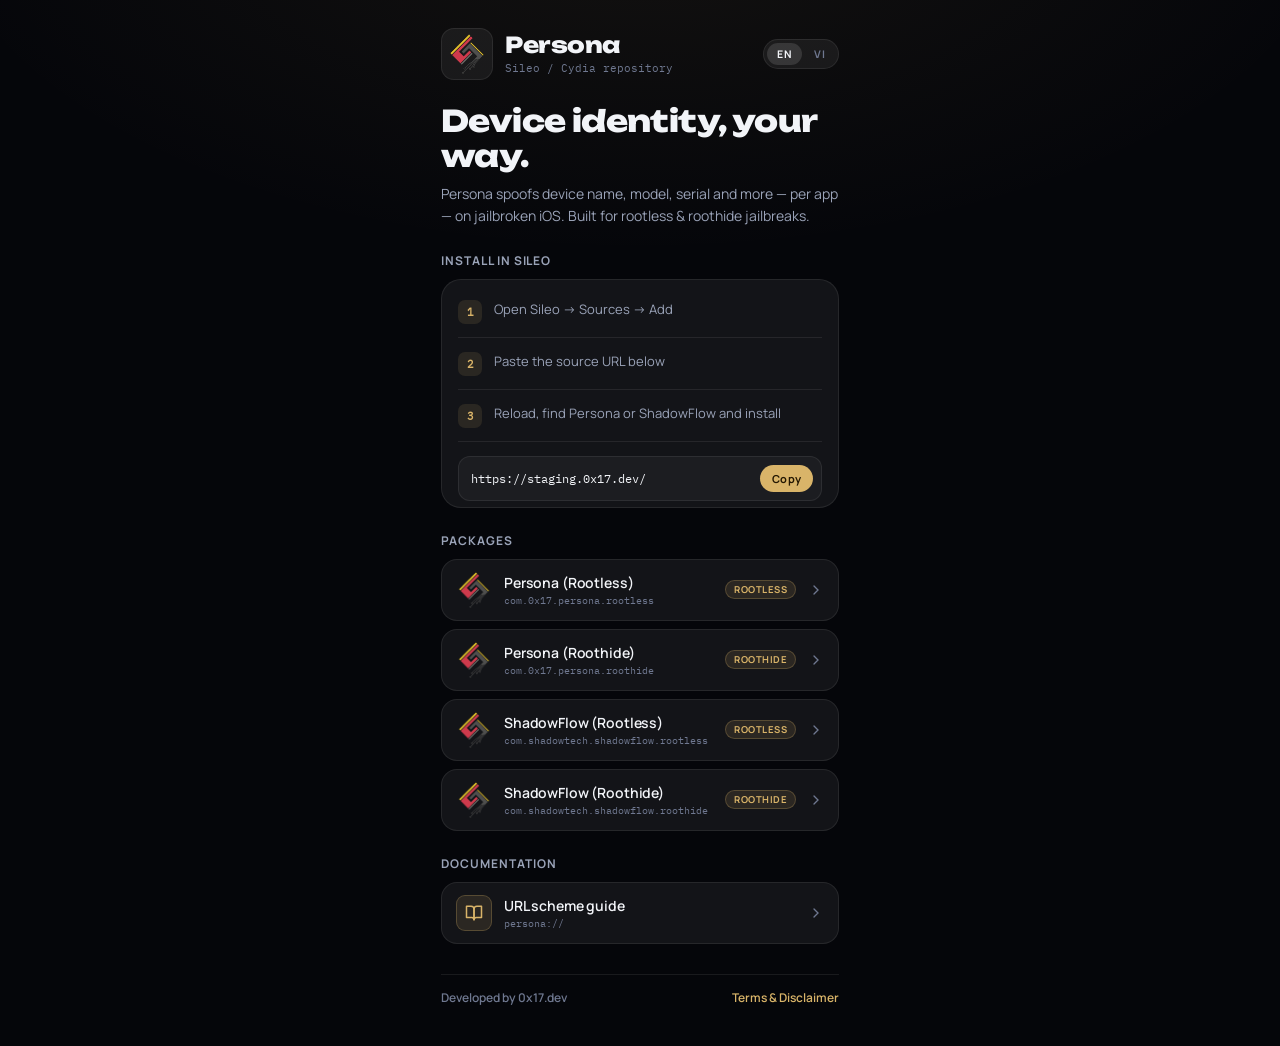
<file: index.html>
<!DOCTYPE html>
<html lang="en">
<head>
<meta charset="UTF-8">
<meta name="viewport" content="width=device-width, initial-scale=1.0, viewport-fit=cover">
<title>Persona — Sileo Repository</title>
<link rel="icon" href="depictions/assets/icon.png">
<link rel="stylesheet" href="depictions/assets/fonts.css">
<style>
:root{
  --bg:#05060A;
  --glass:rgba(255,255,255,.06);
  --glass-border:rgba(255,255,255,.14);
  --hairline:rgba(255,255,255,.08);
  --control-fill:rgba(255,255,255,.12);
  --accent:#D9B469;
  --ink:#241803;
  --t1:#F2F4F8;
  --t2:#9AA3B8;
  --t3:#6F7890;
}
*{margin:0;padding:0;box-sizing:border-box;-webkit-font-smoothing:antialiased;}
body{
  background:var(--bg);
  background-image:radial-gradient(1200px 600px at 50% -10%, rgba(217,180,105,.07), transparent 60%);
  font-family:'Manrope',-apple-system,'SF Pro Text',system-ui,sans-serif;
  color:var(--t1);
}
.page{max-width:430px;margin:0 auto;padding:28px 16px 40px;}

.head{display:flex;align-items:center;gap:12px;margin-bottom:24px;}
.app-icon{
  width:52px;height:52px;border-radius:13px;flex:none;
  background:var(--glass);border:1px solid var(--hairline);
  display:flex;align-items:center;justify-content:center;overflow:hidden;
}
.app-icon img{width:40px;height:40px;border-radius:9px;display:block;}
.head-txt{flex:1;min-width:0;}
.head-title{font-family:'Unbounded',sans-serif;font-size:22px;font-weight:800;letter-spacing:-.02em;line-height:1;}
.head-sub{font-family:'IBM Plex Mono',monospace;font-size:10.5px;color:var(--t3);margin-top:5px;}
.lang-toggle{
  display:flex;gap:2px;flex:none;
  background:var(--glass);border:1px solid var(--hairline);
  border-radius:999px;padding:3px;
}
.lang-btn{
  font-family:'Manrope',sans-serif;font-size:10.5px;font-weight:700;letter-spacing:.04em;
  color:var(--t3);background:none;border:none;border-radius:999px;
  padding:4px 10px;cursor:pointer;
}
.lang-btn.active{background:var(--control-fill);color:var(--t1);}

.hero{margin-bottom:24px;}
.hero h1{font-family:'Unbounded',sans-serif;font-size:30px;font-weight:800;letter-spacing:-.02em;line-height:1.15;}
.hero p{font-size:14px;color:var(--t2);line-height:1.6;margin-top:10px;}

.section-title{font-size:12px;font-weight:700;color:var(--t2);letter-spacing:.08em;text-transform:uppercase;margin:24px 0 10px;}

.install-card{background:var(--glass);border:1px solid var(--hairline);border-radius:20px;padding:6px 16px;}
.step{display:flex;align-items:flex-start;gap:12px;padding:13px 0;border-bottom:1px solid var(--hairline);}
.step:last-child{border-bottom:none;}
.step-num{
  width:24px;height:24px;border-radius:7px;flex:none;margin-top:1px;
  background:rgba(217,180,105,.12);color:var(--accent);
  font-family:'IBM Plex Mono',monospace;font-size:11px;font-weight:700;
  display:flex;align-items:center;justify-content:center;
}
.step-txt{font-size:13px;color:var(--t2);line-height:1.55;}

.url-row{
  display:flex;align-items:center;gap:8px;margin-top:14px;
  background:rgba(255,255,255,.04);border:1px solid var(--hairline);
  border-radius:12px;padding:8px 8px 8px 12px;
}
.url-txt{
  flex:1;min-width:0;font-family:'IBM Plex Mono',monospace;font-size:11.5px;color:var(--t1);
  white-space:nowrap;overflow:hidden;text-overflow:ellipsis;
}
.copy-btn{
  flex:none;font-family:'Manrope',sans-serif;font-size:11px;font-weight:700;letter-spacing:.02em;
  color:var(--ink);background:var(--accent);border:none;border-radius:999px;
  padding:6px 12px;cursor:pointer;
}
.copy-btn:active{opacity:.75;}

.pkg-row{
  display:flex;align-items:center;gap:12px;padding:12px 14px;margin-bottom:8px;
  background:var(--glass);border:1px solid var(--hairline);border-radius:16px;
  text-decoration:none;
}
.pkg-row:last-child{margin-bottom:0;}
.pkg-row img{width:36px;height:36px;border-radius:9px;flex:none;display:block;}
.pkg-txt{flex:1;min-width:0;}
.pkg-name{font-size:14px;font-weight:600;color:var(--t1);letter-spacing:-.01em;}
.pkg-id{font-family:'IBM Plex Mono',monospace;font-size:10px;color:var(--t3);margin-top:2px;white-space:nowrap;overflow:hidden;text-overflow:ellipsis;}
.pkg-name,.pkg-id{display:block;}
.scheme-pill{
  font-size:9.5px;font-weight:700;letter-spacing:.05em;text-transform:uppercase;flex:none;
  color:var(--accent);background:rgba(217,180,105,.12);
  border:1px solid rgba(217,180,105,.25);border-radius:999px;padding:2px 8px;
}
.chev{width:16px;height:16px;color:var(--t3);flex:none;}
/* Narrow phones: each name already says its scheme; without the pill every name fits on one line */
@media (max-width:400px){ .scheme-pill{display:none;} }
.doc-glyph{
  width:36px;height:36px;border-radius:9px;flex:none;color:var(--accent);
  background:rgba(217,180,105,.12);border:1px solid rgba(217,180,105,.25);
  display:flex;align-items:center;justify-content:center;
}
.doc-glyph svg{width:18px;height:18px;display:block;}

.footer{margin-top:30px;border-top:1px solid var(--hairline);padding-top:14px;display:flex;align-items:center;justify-content:space-between;gap:8px;flex-wrap:wrap;}
.developer{font-size:12px;font-weight:600;color:var(--t3);}
a.terms{font-size:12px;font-weight:600;color:var(--accent);text-decoration:none;}
a.terms:active{opacity:.6;}
</style>
</head>
<body>
<div class="page">

  <div class="head">
    <div class="app-icon"><img src="depictions/assets/icon.png" alt="Persona"></div>
    <div class="head-txt">
      <div class="head-title">Persona</div>
      <div class="head-sub" data-en="Sileo / Cydia repository" data-vi="Kho Sileo / Cydia">Sileo / Cydia repository</div>
    </div>
    <div class="lang-toggle">
      <button class="lang-btn active" data-lang="en" onclick="setLang('en')">EN</button>
      <button class="lang-btn" data-lang="vi" onclick="setLang('vi')">VI</button>
    </div>
  </div>

  <div class="hero">
    <h1 data-en="Device identity, your way." data-vi="Nhận diện thiết bị, theo cách của bạn.">Device identity, your way.</h1>
    <p data-en="Persona spoofs device name, model, serial and more — per app — on jailbroken iOS. Built for rootless & roothide jailbreaks." data-vi="Persona ngụy trang tên máy, model, serial... — riêng cho từng app — trên iOS jailbreak. Dành cho jailbreak rootless & roothide.">Persona spoofs device name, model, serial and more — per app — on jailbroken iOS. Built for rootless & roothide jailbreaks.</p>
  </div>

  <div class="section-title" data-en="Install in Sileo" data-vi="Cài đặt trong Sileo">Install in Sileo</div>
  <div class="install-card">
    <div class="step">
      <div class="step-num">1</div>
      <div class="step-txt" data-en="Open Sileo → Sources → Add" data-vi="Mở Sileo → Sources → Add">Open Sileo → Sources → Add</div>
    </div>
    <div class="step">
      <div class="step-num">2</div>
      <div class="step-txt" data-en="Paste the source URL below" data-vi="Dán source URL bên dưới">Paste the source URL below</div>
    </div>
    <div class="step">
      <div class="step-num">3</div>
      <div class="step-txt" data-en="Reload, find Persona or ShadowFlow and install" data-vi="Reload, tìm Persona hoặc ShadowFlow và cài đặt">Reload, find Persona or ShadowFlow and install</div>
    </div>
    <div class="url-row">
      <span class="url-txt" id="src-url">https://staging.0x17.dev/</span>
      <button class="copy-btn" id="copy-btn" data-en="Copy" data-vi="Sao chép" onclick="copyUrl()">Copy</button>
    </div>
  </div>

  <div class="section-title" data-en="Packages" data-vi="Gói">Packages</div>
  <a class="pkg-row" href="depictions/com.0x17.persona.rootless.html">
    <img src="depictions/assets/icon.png" alt="">
    <span class="pkg-txt">
      <span class="pkg-name" data-en="Persona (Rootless)" data-vi="Persona (Rootless)">Persona (Rootless)</span>
      <span class="pkg-id">com.0x17.persona.rootless</span>
    </span>
    <span class="scheme-pill">Rootless</span>
    <svg class="chev" viewBox="0 0 24 24" fill="none" stroke="currentColor" stroke-width="2" stroke-linecap="round"><path d="M9 6l6 6-6 6"/></svg>
  </a>
  <a class="pkg-row" href="depictions/com.0x17.persona.roothide.html">
    <img src="depictions/assets/icon.png" alt="">
    <span class="pkg-txt">
      <span class="pkg-name" data-en="Persona (Roothide)" data-vi="Persona (Roothide)">Persona (Roothide)</span>
      <span class="pkg-id">com.0x17.persona.roothide</span>
    </span>
    <span class="scheme-pill">Roothide</span>
    <svg class="chev" viewBox="0 0 24 24" fill="none" stroke="currentColor" stroke-width="2" stroke-linecap="round"><path d="M9 6l6 6-6 6"/></svg>
  </a>
  <a class="pkg-row" href="https://shadowflow-repo.zios.tools/depictions/web/com.shadowtech.shadowflow.rootless.html">
    <img src="depictions/assets/shadowflow-icon.png" alt="">
    <span class="pkg-txt">
      <span class="pkg-name" data-en="ShadowFlow (Rootless)" data-vi="ShadowFlow (Rootless)">ShadowFlow (Rootless)</span>
      <span class="pkg-id">com.shadowtech.shadowflow.rootless</span>
    </span>
    <span class="scheme-pill">Rootless</span>
    <svg class="chev" viewBox="0 0 24 24" fill="none" stroke="currentColor" stroke-width="2" stroke-linecap="round"><path d="M9 6l6 6-6 6"/></svg>
  </a>
  <a class="pkg-row" href="https://shadowflow-repo.zios.tools/depictions/web/com.shadowtech.shadowflow.roothide.html">
    <img src="depictions/assets/shadowflow-icon.png" alt="">
    <span class="pkg-txt">
      <span class="pkg-name" data-en="ShadowFlow (Roothide)" data-vi="ShadowFlow (Roothide)">ShadowFlow (Roothide)</span>
      <span class="pkg-id">com.shadowtech.shadowflow.roothide</span>
    </span>
    <span class="scheme-pill">Roothide</span>
    <svg class="chev" viewBox="0 0 24 24" fill="none" stroke="currentColor" stroke-width="2" stroke-linecap="round"><path d="M9 6l6 6-6 6"/></svg>
  </a>

  <div class="section-title" data-en="Documentation" data-vi="Tài liệu">Documentation</div>
  <a class="pkg-row" href="URL-SCHEMES.html">
    <span class="doc-glyph"><svg viewBox="0 0 24 24" fill="none" stroke="currentColor" stroke-width="2" stroke-linecap="round" stroke-linejoin="round"><path d="M2 3h6a4 4 0 0 1 4 4v14a3 3 0 0 0-3-3H2z"/><path d="M22 3h-6a4 4 0 0 0-4 4v14a3 3 0 0 1 3-3h7z"/></svg></span>
    <span class="pkg-txt">
      <span class="pkg-name" data-en="URL scheme guide" data-vi="Hướng dẫn URL scheme">URL scheme guide</span>
      <span class="pkg-id">persona://</span>
    </span>
    <svg class="chev" viewBox="0 0 24 24" fill="none" stroke="currentColor" stroke-width="2" stroke-linecap="round"><path d="M9 6l6 6-6 6"/></svg>
  </a>

  <div class="footer">
    <span class="developer" data-en="Developed by 0x17.dev" data-vi="Phát triển bởi 0x17.dev">Developed by 0x17.dev</span>
    <a class="terms" href="depictions/terms.html" data-en="Terms &amp; Disclaimer" data-vi="Điều khoản &amp; Miễn trừ">Terms &amp; Disclaimer</a>
  </div>

</div>
<script>
function copyUrl(){
  var url = document.getElementById('src-url').textContent;
  var btn = document.getElementById('copy-btn');
  var done = function(ok){
    var vi = document.documentElement.lang === 'vi';
    btn.textContent = ok ? (vi ? 'Đã copy ✓' : 'Copied ✓') : (vi ? 'Chọn & copy' : 'Select & copy');
    setTimeout(function(){ setLang(document.documentElement.lang); }, 1500);
  };
  if (navigator.clipboard && navigator.clipboard.writeText) {
    navigator.clipboard.writeText(url).then(function(){ done(true); }, function(){ fallback(); });
  } else { fallback(); }
  function fallback(){
    var range = document.createRange();
    range.selectNodeContents(document.getElementById('src-url'));
    var sel = window.getSelection();
    sel.removeAllRanges();
    sel.addRange(range);
    done(false);
  }
}

function setLang(l){
  try { localStorage.setItem('persona-lang', l); } catch(e){}
  document.querySelectorAll('[data-en]').forEach(function(el){
    el.textContent = (l === 'vi' && el.dataset.vi) ? el.dataset.vi : el.dataset.en;
  });
  document.querySelectorAll('.lang-btn').forEach(function(b){
    b.classList.toggle('active', b.dataset.lang === l);
  });
  document.documentElement.lang = (l === 'vi') ? 'vi' : 'en';
}
(function(){
  var saved = 'en';
  try { saved = localStorage.getItem('persona-lang') || 'en'; } catch(e){}
  if (saved !== 'en') setLang(saved);
})();
</script>
</body>
</html>
</file>
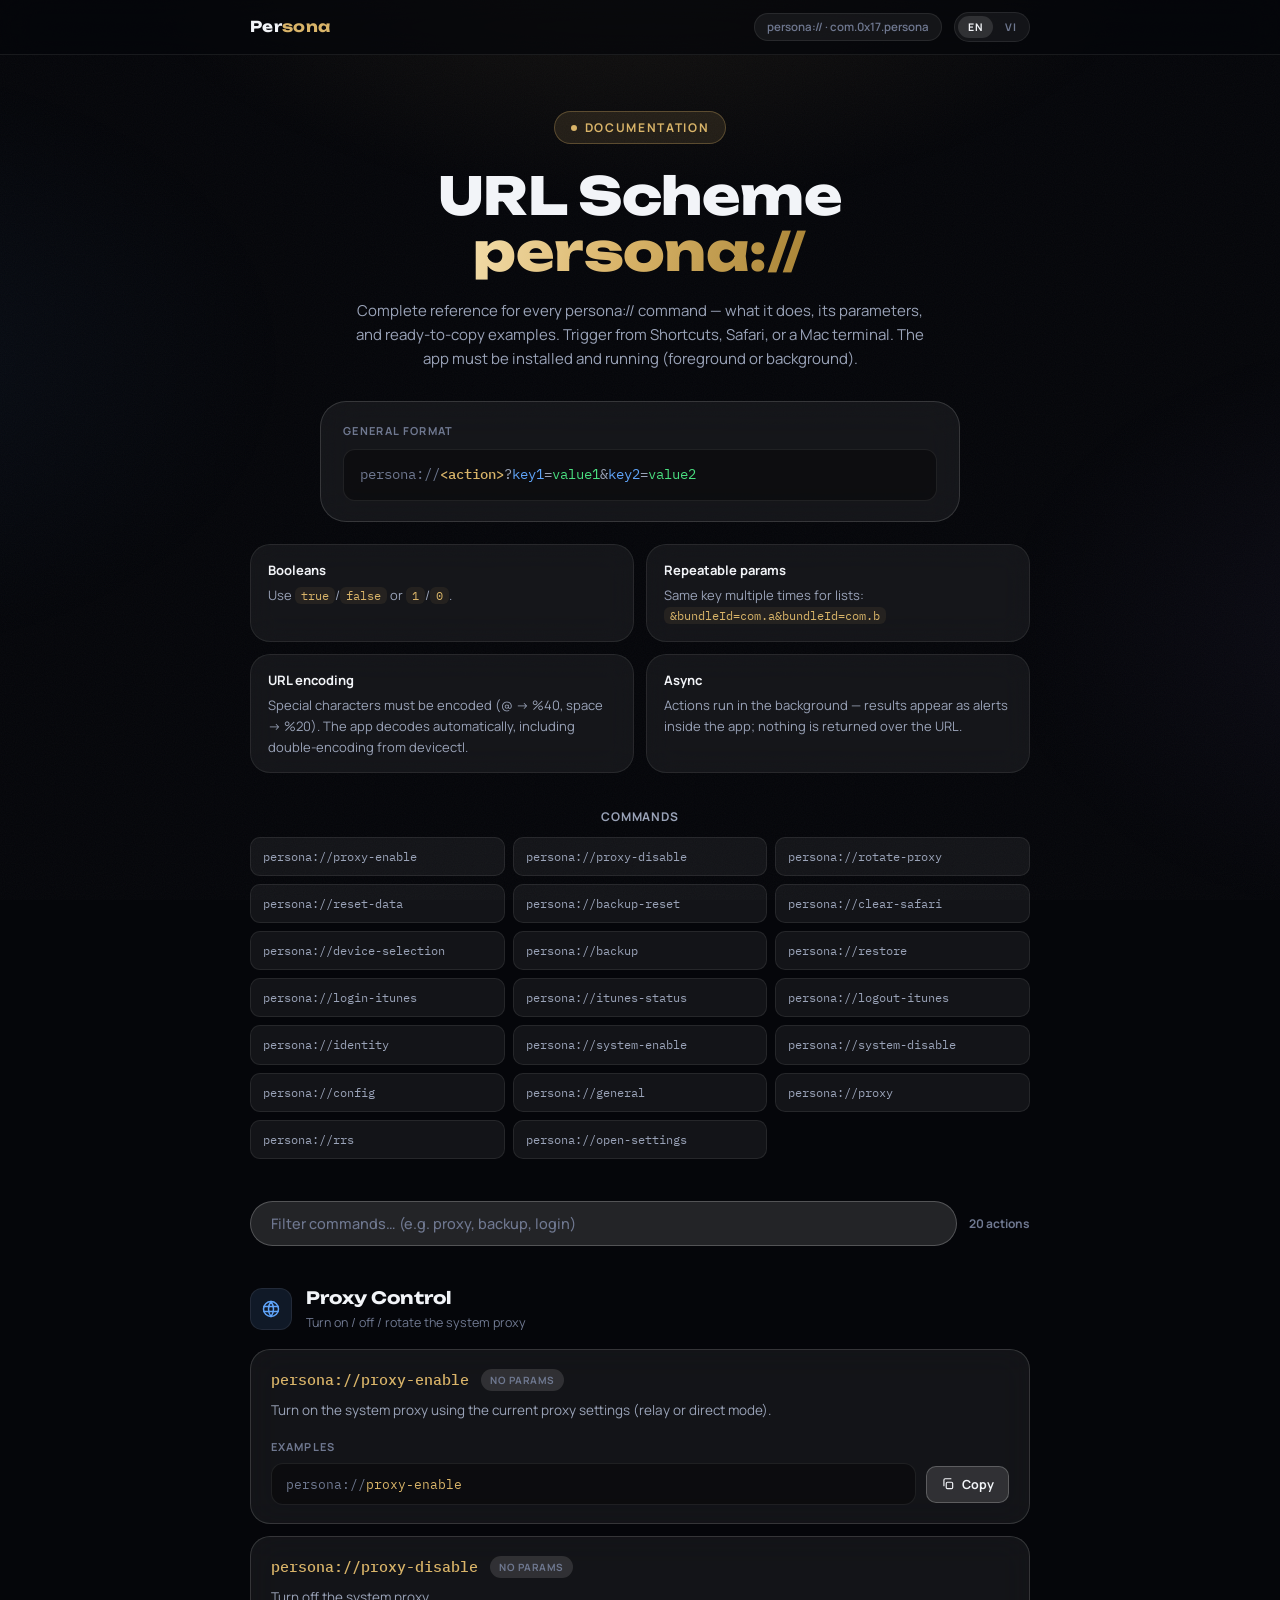
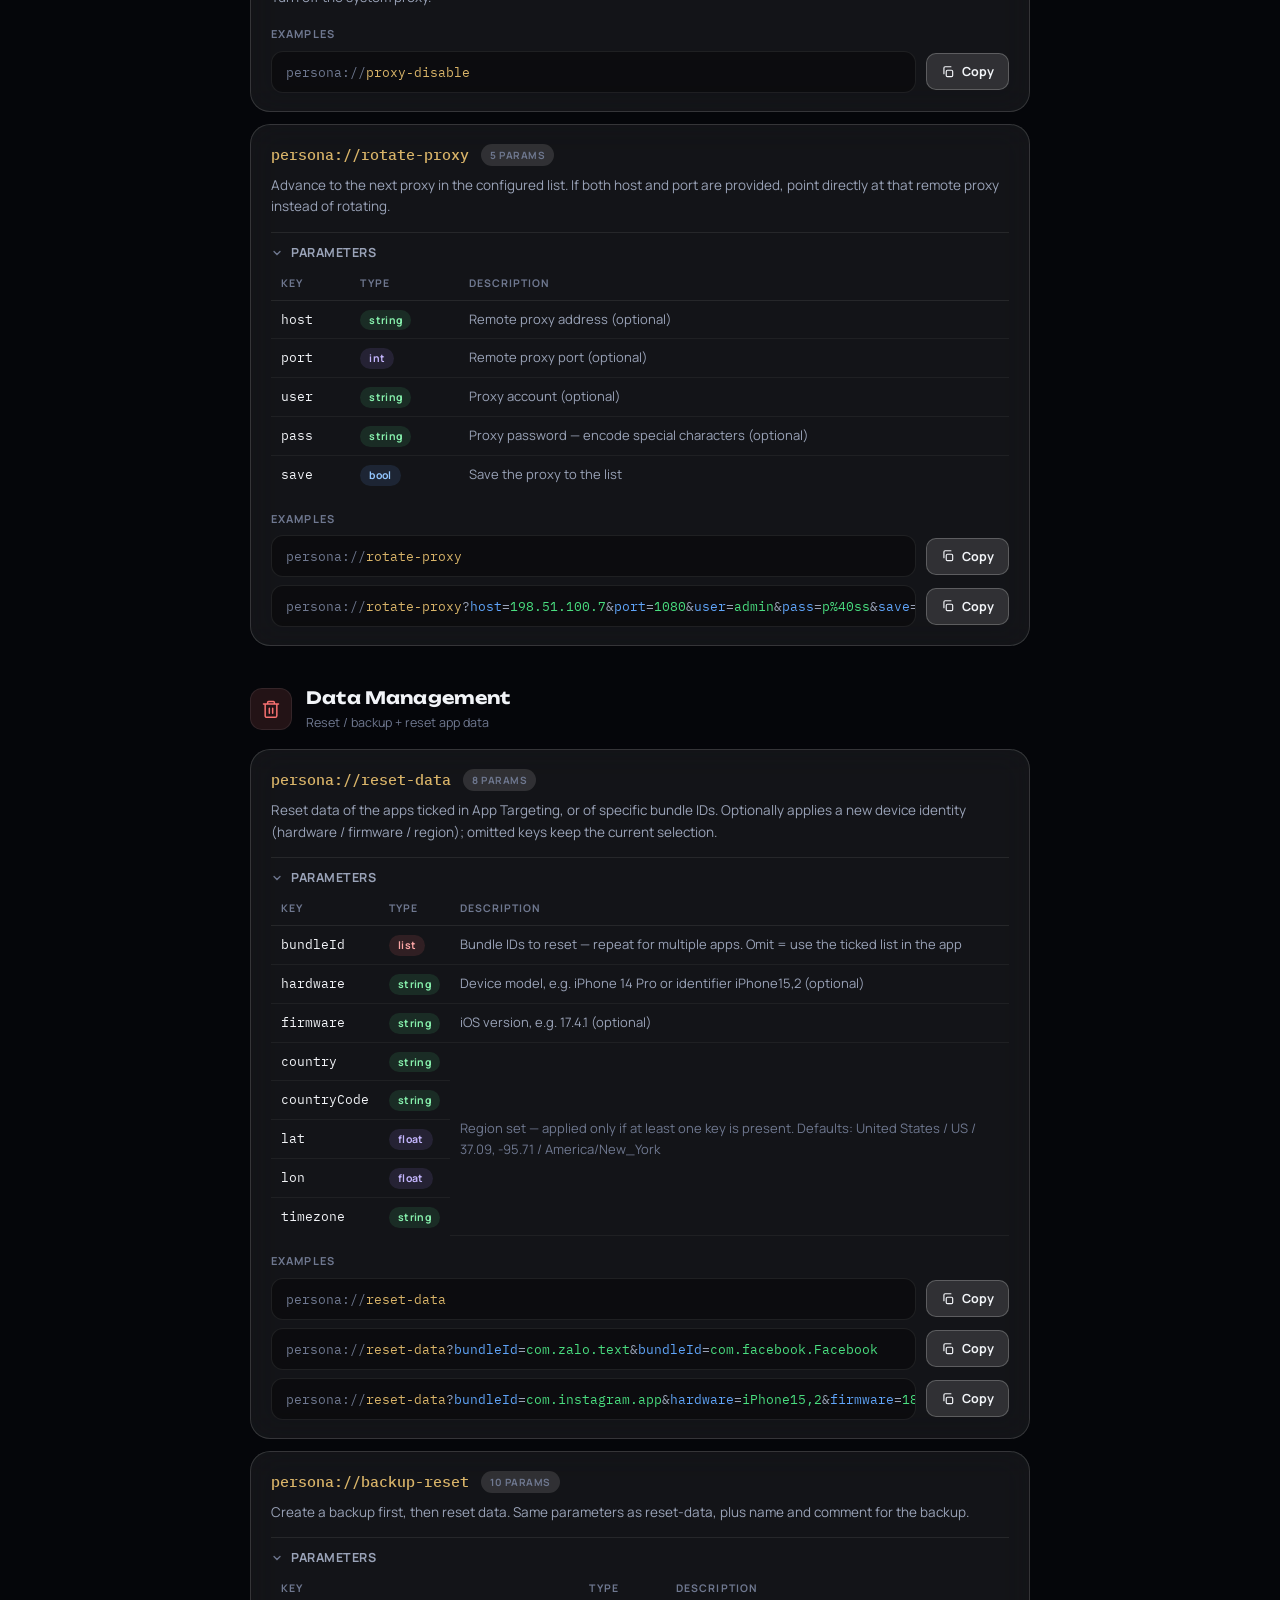
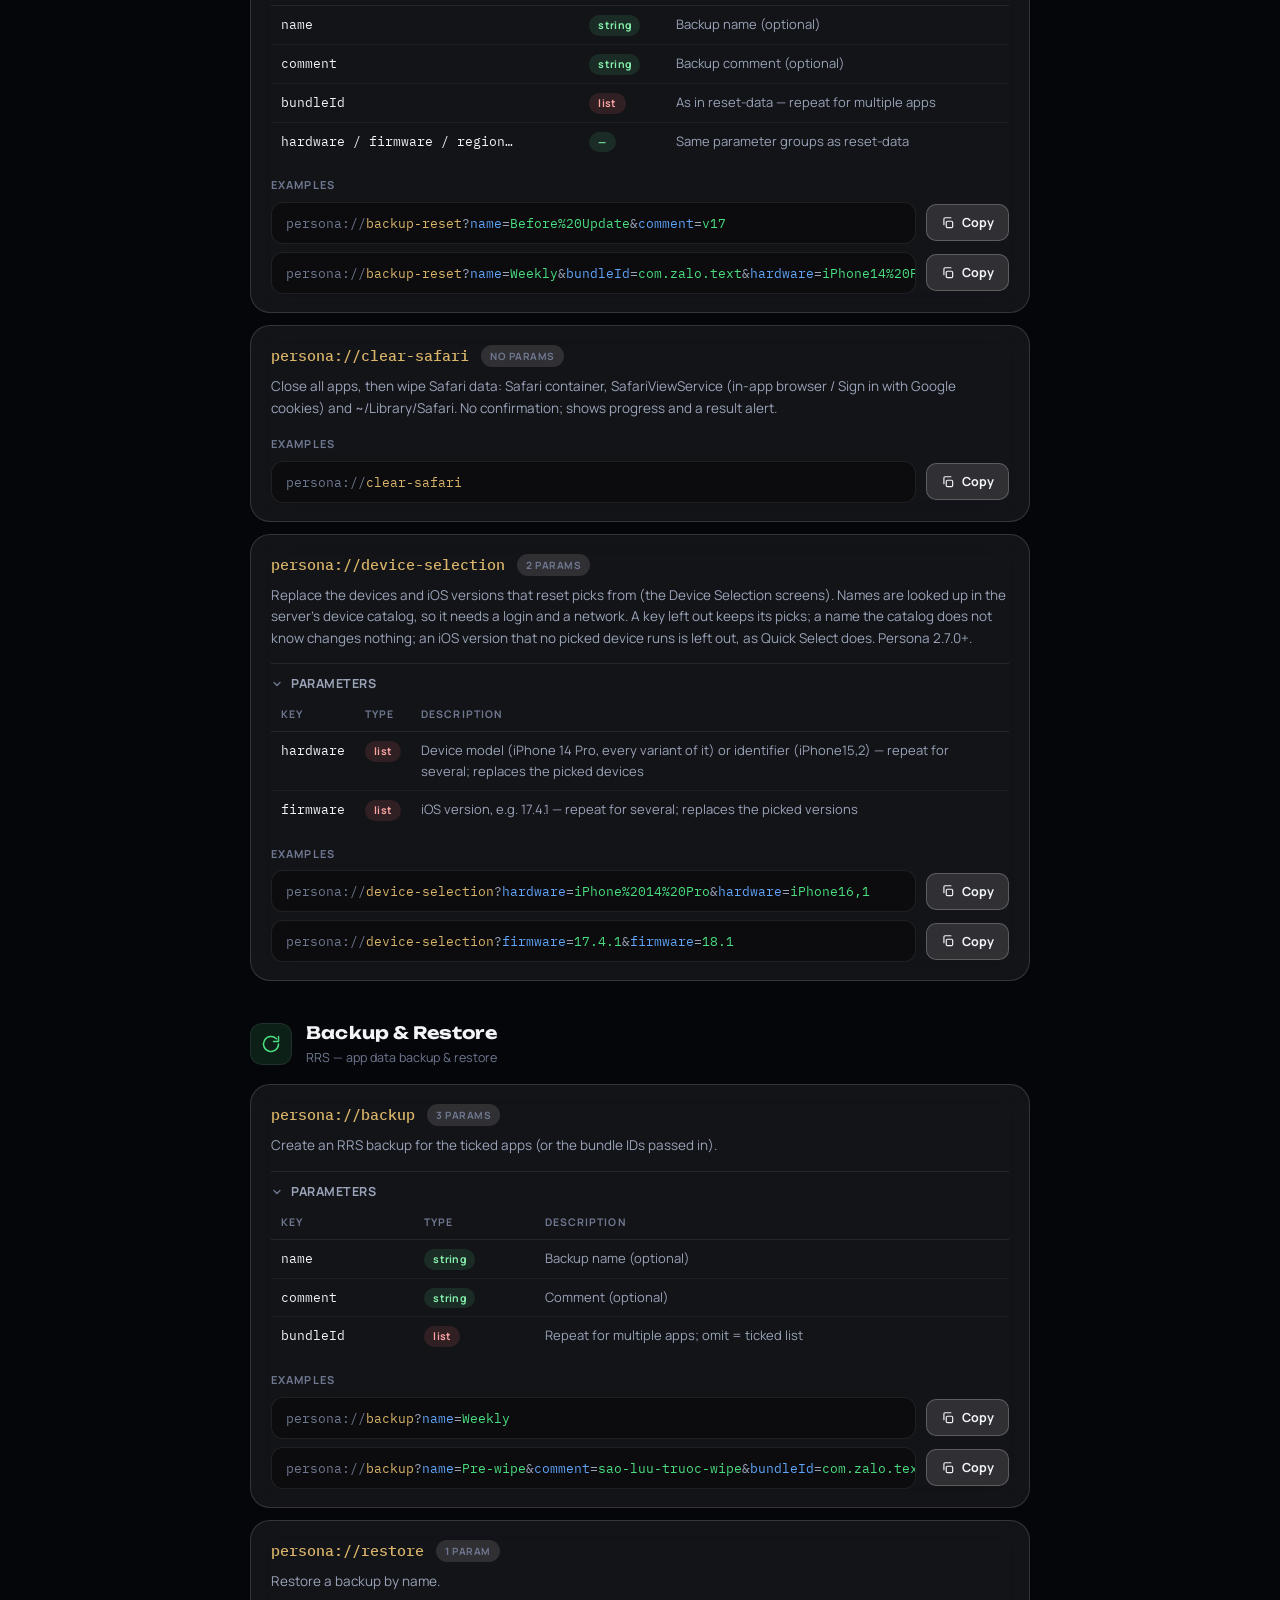
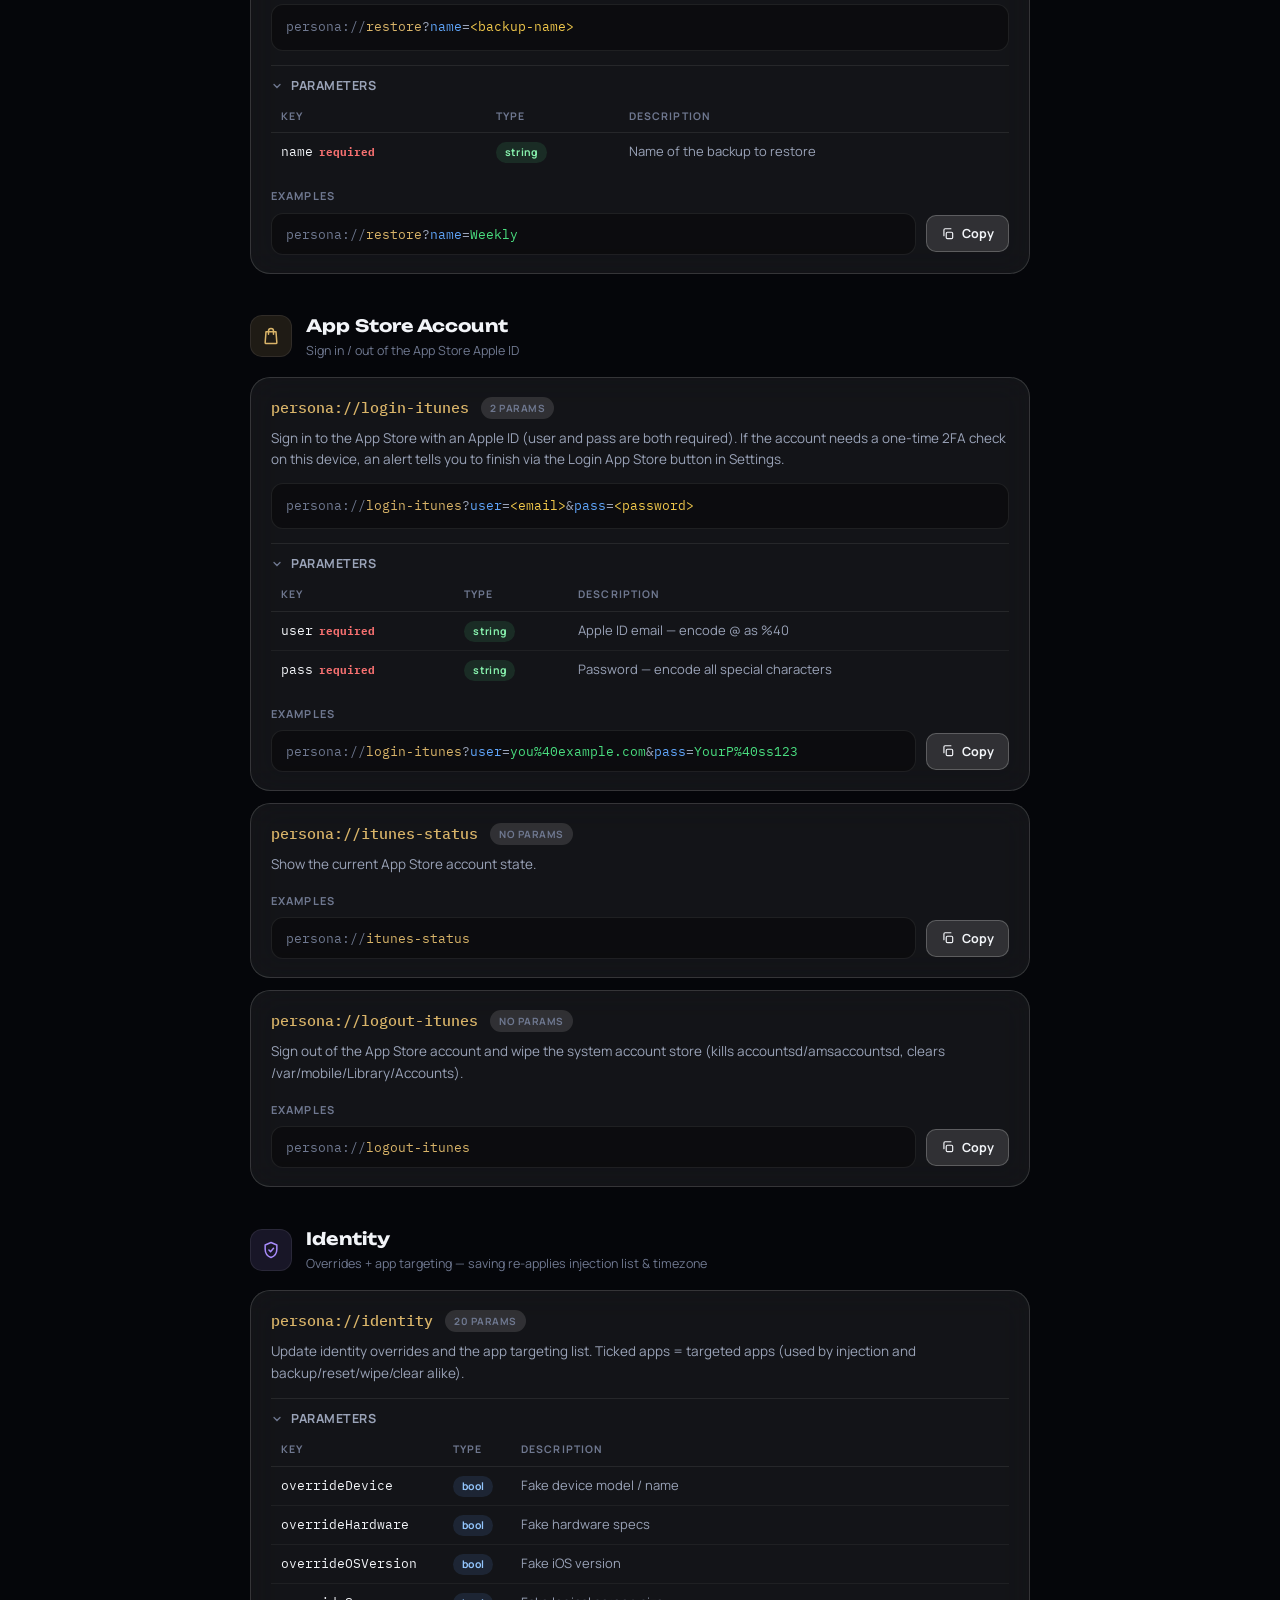
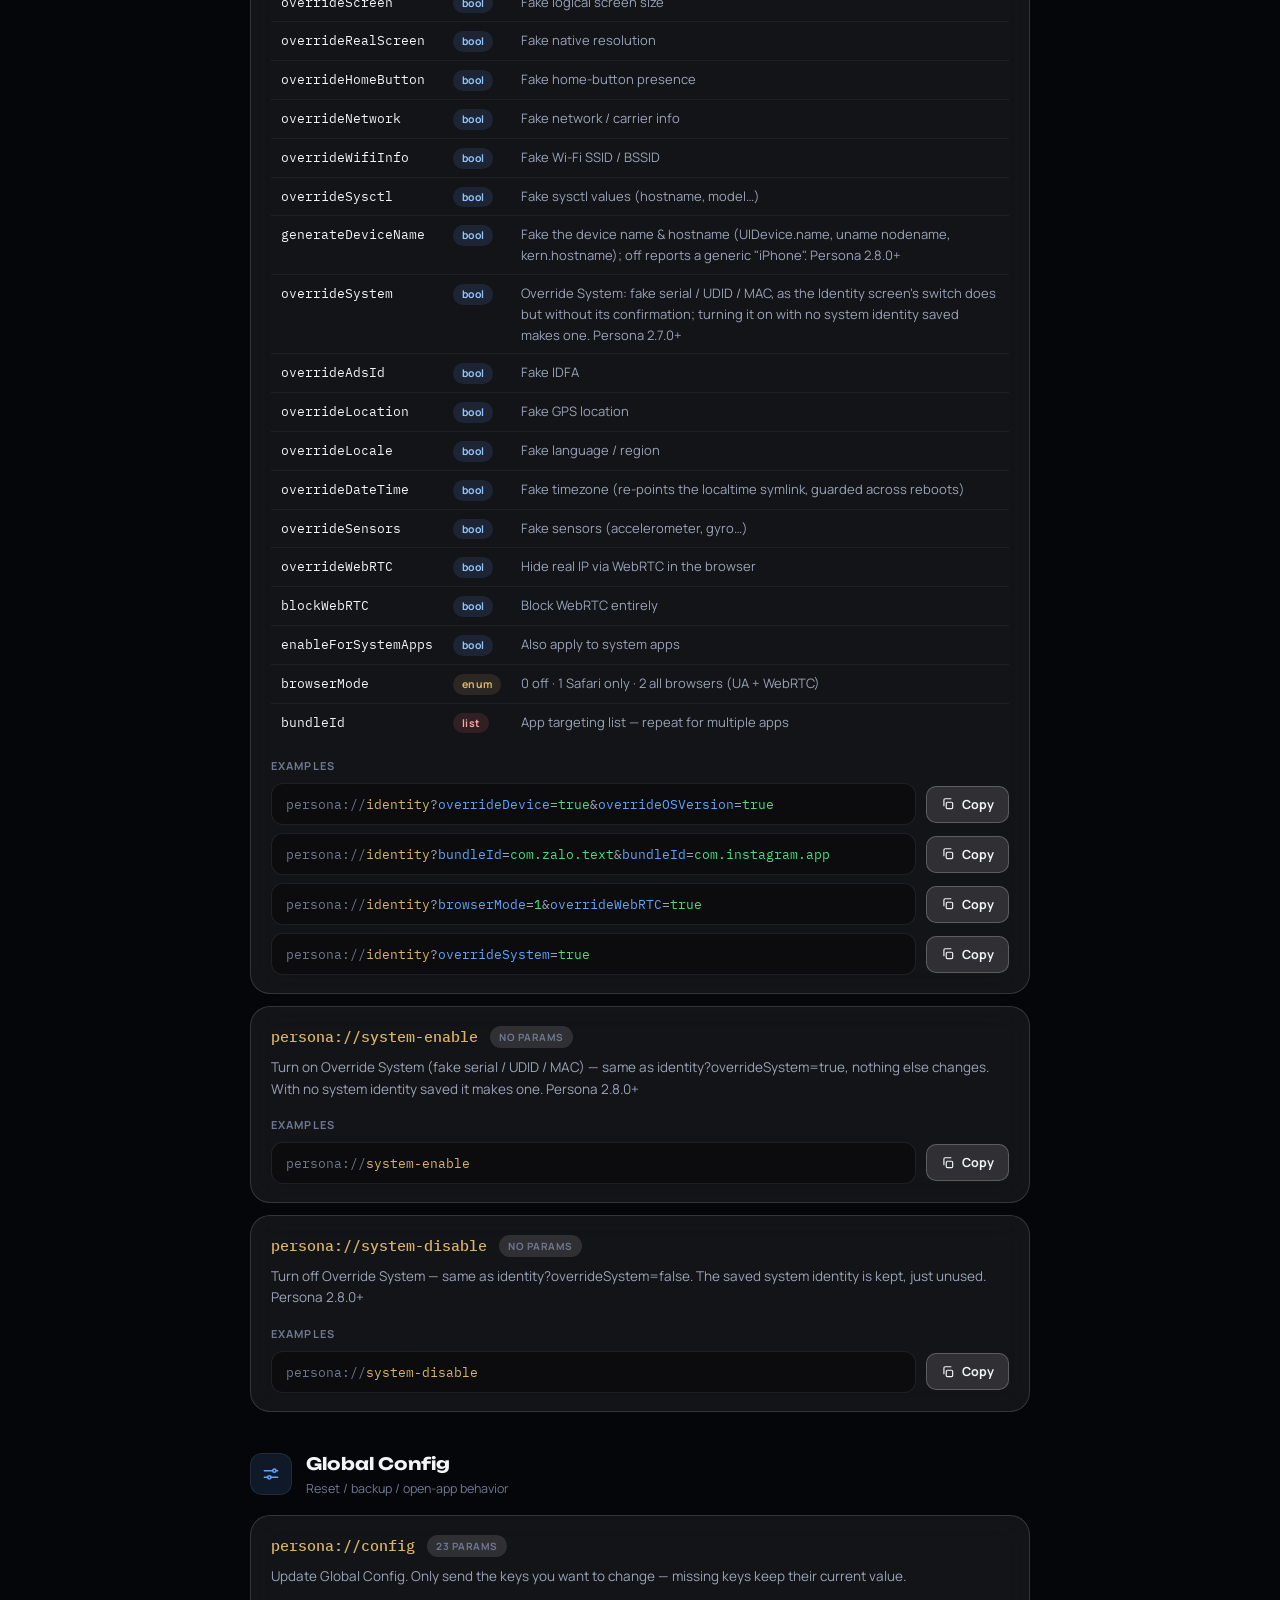
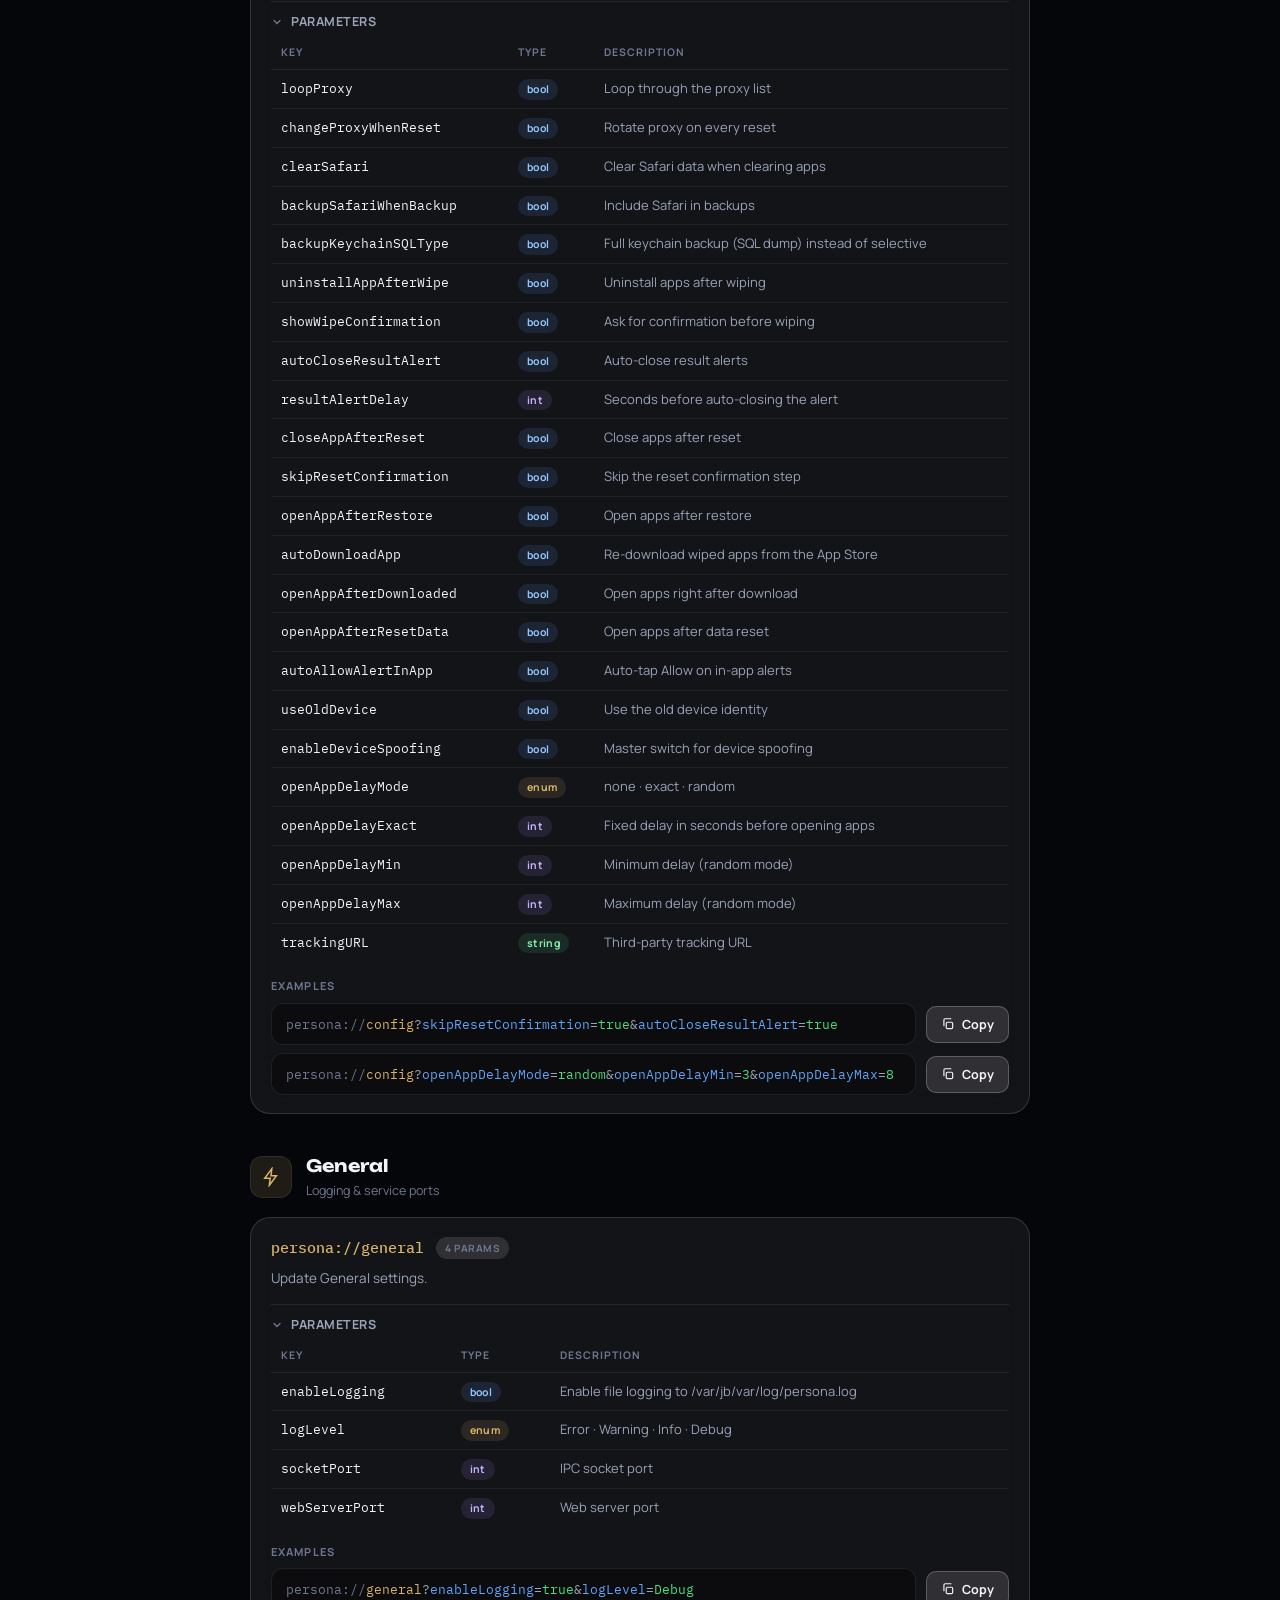
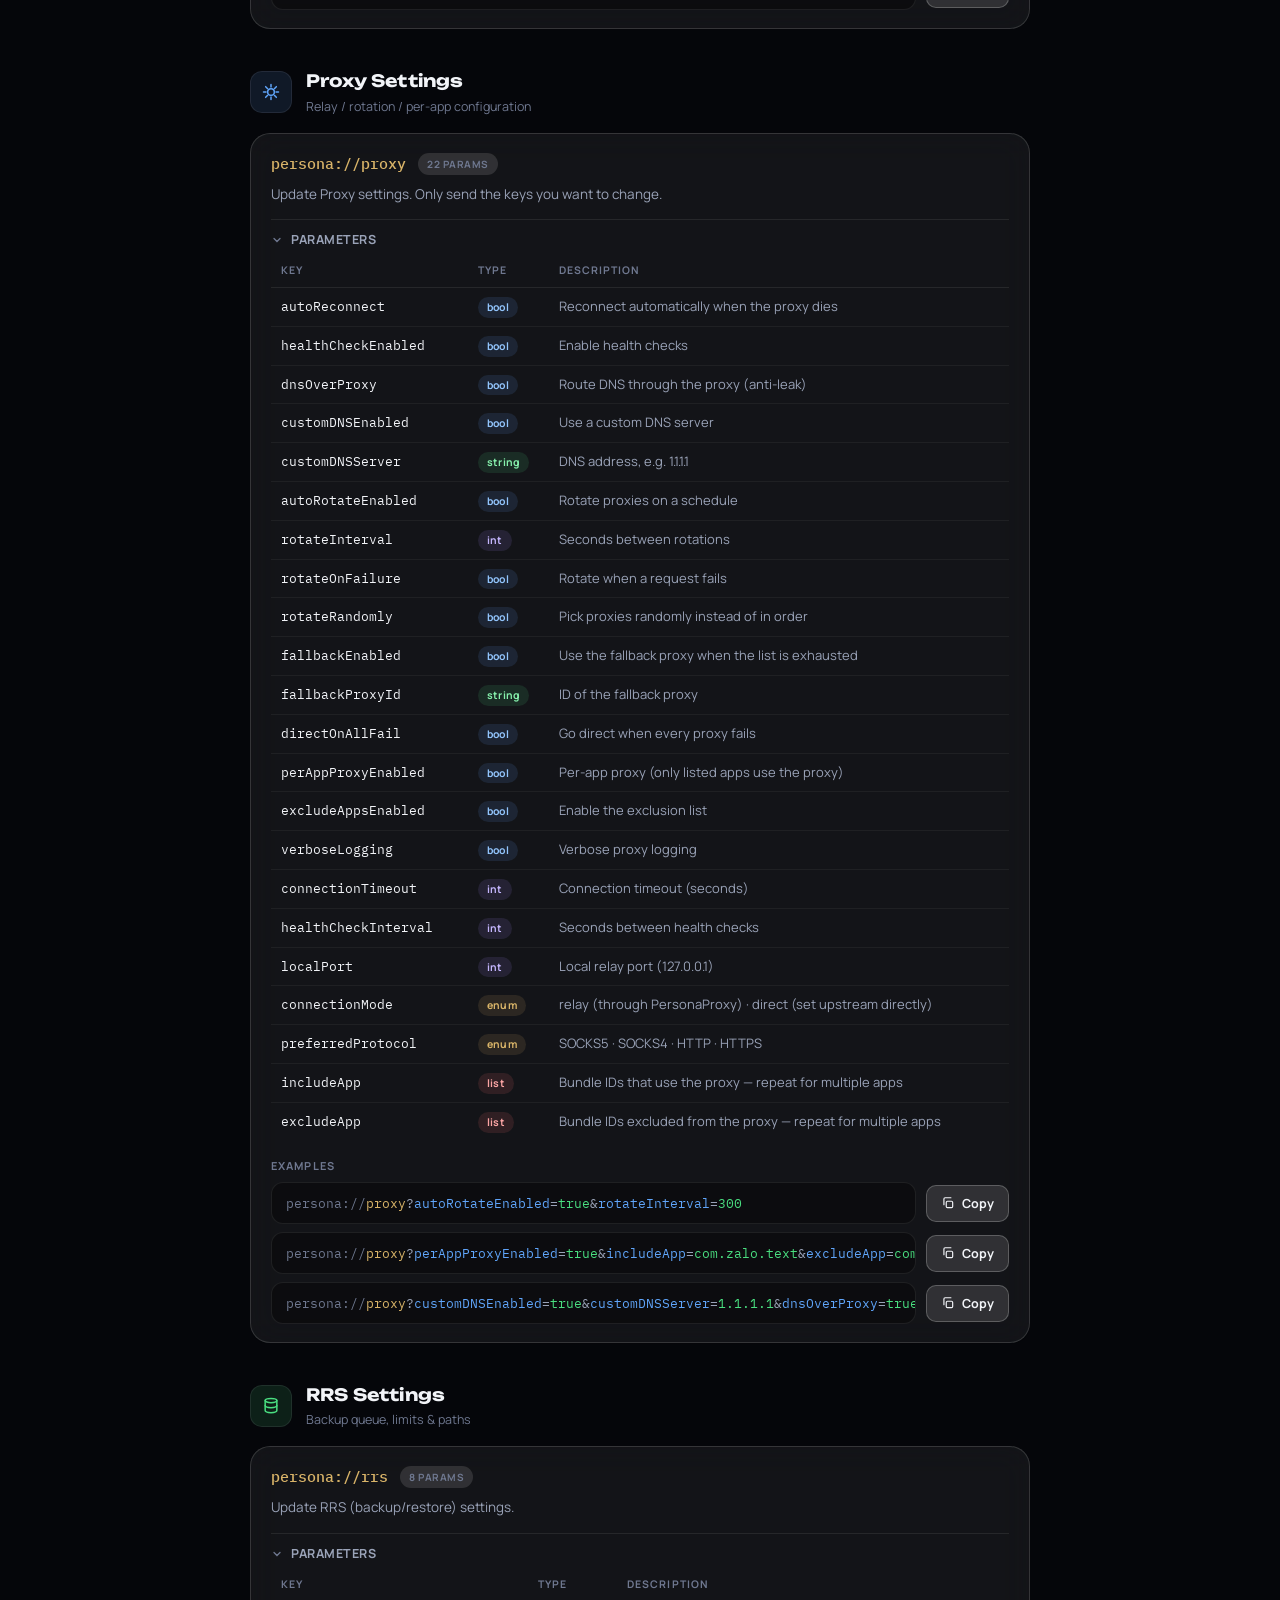
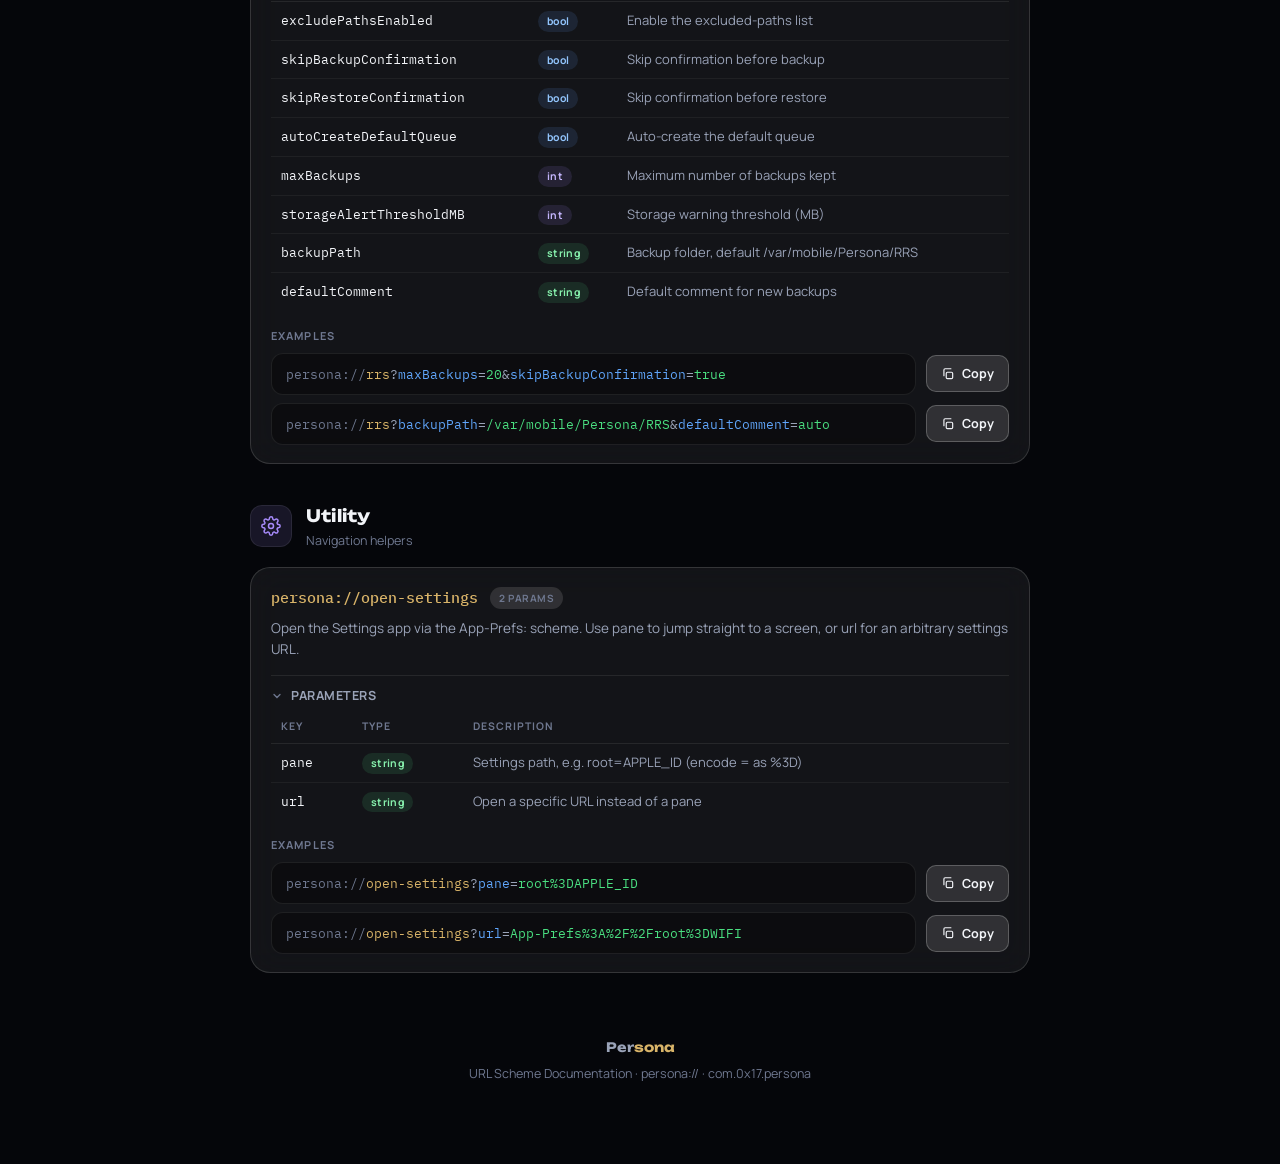
<file: URL-SCHEMES.html>
<!DOCTYPE html>
<html lang="en">
<head>
<meta charset="UTF-8">
<meta name="viewport" content="width=device-width, initial-scale=1.0, viewport-fit=cover">
<title>Persona — URL Scheme Documentation</title>
<link rel="icon" href="depictions/assets/icon.png">
<link rel="preconnect" href="https://fonts.googleapis.com">
<link rel="preconnect" href="https://fonts.gstatic.com" crossorigin>
<link href="https://fonts.googleapis.com/css2?family=Manrope:wght@400;500;600;700&family=Unbounded:wght@500;800&family=IBM+Plex+Mono&display=swap" rel="stylesheet">
<style>
:root{
  --bg:#05060A;
  --glass-fill:rgba(255,255,255,.06);
  --glass-border:rgba(255,255,255,.14);
  --hairline:rgba(255,255,255,.08);
  --control-fill:rgba(255,255,255,.12);
  --control-border:rgba(255,255,255,.22);
  --accent:#D9B469;
  --accent-ink:#241803;
  --t1:#F2F4F8;
  --t2:#9AA3B8;
  --t3:#6F7890;
  --success:#4ADE80;
  --warning:#F2C94C;
  --error:#F87171;
  --tile-gold:rgba(217,180,105,.12);
  --tile-blue:rgba(96,165,250,.12);
  --tile-violet:rgba(167,139,250,.12);
  --tile-green:rgba(74,222,128,.12);
  --tile-red:rgba(248,113,113,.12);
  --r-tile:12px;
  --r-card:20px;
  --r-hero:26px;
}
*{margin:0;padding:0;box-sizing:border-box}
html{scroll-behavior:smooth}
body{
  background:var(--bg);
  color:var(--t1);
  font-family:'Manrope',-apple-system,'SF Pro Text',system-ui,sans-serif;
  font-size:15px;
  line-height:1.6;
  min-height:100vh;
  overflow-x:hidden;
}
body::before{
  content:"";position:fixed;inset:0;z-index:-2;pointer-events:none;
  background:
    radial-gradient(900px 500px at 50% -10%, rgba(217,180,105,.10), transparent 60%),
    radial-gradient(700px 500px at -10% 40%, rgba(96,165,250,.05), transparent 60%),
    radial-gradient(700px 500px at 110% 70%, rgba(167,139,250,.05), transparent 60%);
}
body::after{
  content:"";position:fixed;inset:0;z-index:-1;pointer-events:none;opacity:.035;
  background-image:url("data:image/svg+xml,%3Csvg xmlns='http://www.w3.org/2000/svg' width='160' height='160'%3E%3Cfilter id='n'%3E%3CfeTurbulence type='fractalNoise' baseFrequency='0.9' numOctaves='2'/%3E%3C/filter%3E%3Crect width='160' height='160' filter='url(%23n)'/%3E%3C/svg%3E");
}
.wrap{max-width:820px;margin:0 auto;padding:0 20px 80px}

.topbar{
  position:sticky;top:0;z-index:50;
  backdrop-filter:blur(24px) saturate(1.4);
  -webkit-backdrop-filter:blur(24px) saturate(1.4);
  background:rgba(5,6,10,.72);
  border-bottom:1px solid var(--hairline);
}
.topbar-inner{max-width:820px;margin:0 auto;padding:12px 20px;display:flex;align-items:center;gap:12px}
.wordmark{font-family:'Unbounded',sans-serif;font-weight:700;font-size:15px;letter-spacing:.02em}
.wordmark span{color:var(--accent)}
.topbar .tag{
  margin-left:auto;font-size:11.5px;font-weight:600;color:var(--t3);
  border:1px solid var(--hairline);border-radius:999px;padding:4px 12px;
  background:var(--glass-fill);white-space:nowrap;
}
.lang-toggle{display:flex;gap:2px;flex:none;background:var(--glass-fill);border:1px solid var(--hairline);border-radius:999px;padding:3px}
.lang-btn{
  font-family:'Manrope',sans-serif;font-size:10.5px;font-weight:700;letter-spacing:.04em;
  color:var(--t3);background:none;border:none;border-radius:999px;padding:4px 10px;cursor:pointer;
}
.lang-btn.active{background:var(--control-fill);color:var(--t1);}

.hero{padding:56px 0 8px;text-align:center}
.hero .kicker{
  display:inline-flex;align-items:center;gap:8px;
  font-size:12px;font-weight:700;letter-spacing:.14em;text-transform:uppercase;color:var(--accent);
  border:1px solid rgba(217,180,105,.3);border-radius:999px;padding:6px 16px;
  background:var(--tile-gold);margin-bottom:24px;
}
.hero .kicker::before{content:"";width:6px;height:6px;border-radius:50%;background:var(--accent);animation:pulse 2.4s ease-in-out infinite}
@keyframes pulse{0%,100%{opacity:1;transform:scale(1)}50%{opacity:.4;transform:scale(.7)}}
.hero h1{font-family:'Unbounded',sans-serif;font-weight:800;font-size:clamp(32px,6.5vw,52px);line-height:1.08;letter-spacing:-.01em}
.hero h1 .grad{
  background:linear-gradient(100deg,#F2DCA8 0%,var(--accent) 45%,#A98436 100%);
  -webkit-background-clip:text;background-clip:text;color:transparent;
}
.hero p.sub{color:var(--t2);max-width:580px;margin:18px auto 0;font-size:15px}

.format-card{
  margin:30px auto 0;max-width:640px;text-align:left;
  background:var(--glass-fill);border:1px solid var(--glass-border);
  border-radius:var(--r-hero);padding:20px 22px;
  backdrop-filter:blur(20px);-webkit-backdrop-filter:blur(20px);
}
.format-card .label{font-size:11px;font-weight:700;letter-spacing:.12em;text-transform:uppercase;color:var(--t3);margin-bottom:10px}
.code-line{
  font-family:'IBM Plex Mono',monospace;font-size:14px;line-height:1.7;
  background:rgba(0,0,0,.35);border:1px solid var(--hairline);
  border-radius:var(--r-tile);padding:13px 16px;overflow-x:auto;white-space:nowrap;color:var(--t2);
}
.code-line .scheme{color:var(--t3)}
.code-line .action{color:var(--accent);font-weight:500}
.code-line .key{color:#60A5FA}
.code-line .val{color:var(--success)}

.rules{margin-top:22px;display:grid;grid-template-columns:1fr 1fr;gap:12px;text-align:left}
.rule{
  background:var(--glass-fill);border:1px solid var(--hairline);border-radius:var(--r-card);
  padding:15px 17px;font-size:13px;color:var(--t2);
  backdrop-filter:blur(16px);-webkit-backdrop-filter:blur(16px);
}
.rule b{display:block;color:var(--t1);font-size:13px;font-weight:700;margin-bottom:4px}
.rule code{font-family:'IBM Plex Mono',monospace;font-size:12px;color:var(--accent);background:rgba(217,180,105,.08);padding:1px 6px;border-radius:6px;white-space:nowrap}

.toc-title{margin:34px 0 10px;font-size:12px;font-weight:700;color:var(--t2);letter-spacing:.08em;text-transform:uppercase}
.toc{display:grid;grid-template-columns:repeat(auto-fill,minmax(205px,1fr));gap:8px;text-align:left}
.toc a{
  font-family:'IBM Plex Mono',monospace;font-size:12px;color:var(--t2);text-decoration:none;
  background:var(--glass-fill);border:1px solid var(--hairline);border-radius:10px;padding:9px 12px;
  transition:border-color .2s,color .2s;white-space:nowrap;overflow:hidden;text-overflow:ellipsis;
}
.toc a:hover{border-color:rgba(217,180,105,.4);color:var(--accent)}

.filter-row{margin:34px 0 8px;display:flex;align-items:center;gap:12px}
.filter-input{
  flex:1;background:var(--control-fill);border:1px solid var(--control-border);
  border-radius:999px;padding:12px 20px;color:var(--t1);
  font-family:'Manrope',sans-serif;font-size:14.5px;font-weight:500;outline:none;
  transition:border-color .2s, box-shadow .2s;
}
.filter-input::placeholder{color:var(--t3)}
.filter-input:focus{border-color:rgba(217,180,105,.55);box-shadow:0 0 0 3px rgba(217,180,105,.14)}
.count-pill{font-size:12px;font-weight:700;color:var(--t3);white-space:nowrap}

section.cat{margin-top:38px}
.cat-head{display:flex;align-items:center;gap:14px;margin-bottom:16px}
.tile{
  width:42px;height:42px;border-radius:var(--r-tile);flex:none;
  display:flex;align-items:center;justify-content:center;border:1px solid var(--hairline);
}
.tile svg{width:20px;height:20px}
.cat-head h2{font-family:'Unbounded',sans-serif;font-weight:700;font-size:17px;letter-spacing:.01em}
.cat-head .cat-sub{font-size:12.5px;color:var(--t3);margin-top:2px}

.action-card{
  background:var(--glass-fill);border:1px solid var(--glass-border);
  border-radius:var(--r-card);padding:18px 20px;margin-bottom:12px;
  backdrop-filter:blur(16px);-webkit-backdrop-filter:blur(16px);
  transition:border-color .25s;
}
.action-card[id]{scroll-margin-top:84px}
.action-card:hover{border-color:rgba(217,180,105,.35)}
.action-top{display:flex;align-items:center;gap:12px;flex-wrap:wrap}
.action-url{font-family:'IBM Plex Mono',monospace;font-size:15px;font-weight:500;color:var(--accent)}
.badge{
  font-size:10px;font-weight:700;letter-spacing:.05em;text-transform:uppercase;
  color:var(--t3);background:var(--control-fill);border-radius:999px;padding:3px 9px;white-space:nowrap;
}
.action-desc{color:var(--t2);font-size:13.5px;margin-top:8px}

.syntax{
  margin-top:12px;font-family:'IBM Plex Mono',monospace;font-size:13px;line-height:1.7;
  background:rgba(0,0,0,.35);border:1px solid var(--hairline);
  border-radius:var(--r-tile);padding:11px 14px;overflow-x:auto;white-space:nowrap;color:var(--t2);
}
.syntax .scheme{color:var(--t3)}
.syntax .action{color:var(--accent)}
.syntax .key{color:#60A5FA}
.syntax .ph{color:var(--warning)}

.ex-label{font-size:11px;font-weight:700;letter-spacing:.1em;text-transform:uppercase;color:var(--t3);margin-top:16px;margin-bottom:8px}
.ex-group{display:flex;flex-direction:column;gap:8px}
.example-row{display:flex;align-items:center;gap:10px}
.example{
  flex:1;font-family:'IBM Plex Mono',monospace;font-size:12.5px;color:var(--t2);
  background:rgba(0,0,0,.35);border:1px solid var(--hairline);
  border-radius:var(--r-tile);padding:10px 14px;overflow-x:auto;white-space:nowrap;
}
.example .scheme{color:var(--t3)}
.example .action{color:var(--accent)}
.example .k{color:#60A5FA}.example .v{color:var(--success)}
.copy-btn{
  flex:none;display:flex;align-items:center;gap:7px;cursor:pointer;
  background:var(--control-fill);border:1px solid var(--control-border);
  border-radius:10px;padding:9px 14px;color:var(--t1);
  font-family:'Manrope',sans-serif;font-size:12.5px;font-weight:700;
  transition:background .2s,border-color .2s,color .2s;
}
.copy-btn:hover{background:rgba(255,255,255,.18)}
.copy-btn:focus-visible{outline:none;border-color:var(--accent);box-shadow:0 0 0 3px rgba(217,180,105,.18)}
.copy-btn svg{width:14px;height:14px}
.copy-btn.copied{background:rgba(74,222,128,.16);border-color:rgba(74,222,128,.5);color:var(--success)}

details.params{margin-top:14px;border-top:1px solid var(--hairline);padding-top:10px}
details.params summary{
  cursor:pointer;list-style:none;display:flex;align-items:center;gap:8px;
  font-size:12.5px;font-weight:700;color:var(--t2);letter-spacing:.04em;text-transform:uppercase;user-select:none;
}
details.params summary::-webkit-details-marker{display:none}
details.params summary .chev{transition:transform .25s;color:var(--t3)}
details.params[open] summary .chev{transform:rotate(90deg)}
.ptable{width:100%;border-collapse:collapse;margin-top:12px;font-size:13px}
.ptable th{
  text-align:left;font-size:10.5px;font-weight:700;letter-spacing:.1em;text-transform:uppercase;
  color:var(--t3);padding:0 10px 8px;border-bottom:1px solid var(--hairline);
}
.ptable td{padding:8px 10px;border-bottom:1px solid rgba(255,255,255,.05);vertical-align:top;color:var(--t2)}
.ptable tr:last-child td{border-bottom:none}
.ptable .pk{font-family:'IBM Plex Mono',monospace;font-size:12.5px;color:var(--t1);white-space:nowrap}
.pill{display:inline-block;font-size:10.5px;font-weight:700;letter-spacing:.03em;border-radius:999px;padding:2px 9px;white-space:nowrap}
.pill.bool{background:var(--tile-blue);color:#93C5FD}
.pill.int{background:var(--tile-violet);color:#C4B5FD}
.pill.str{background:var(--tile-green);color:#86EFAC}
.pill.enum{background:var(--tile-gold);color:var(--accent)}
.pill.list{background:var(--tile-red);color:#FCA5A5}
.req{color:var(--error);font-weight:700;font-size:11px;margin-left:6px;white-space:nowrap}

.trigger-grid{display:grid;grid-template-columns:repeat(3,1fr);gap:12px;margin-top:16px}
.trigger{background:var(--glass-fill);border:1px solid var(--hairline);border-radius:var(--r-card);padding:16px 18px;font-size:13px;color:var(--t2)}
.trigger b{display:block;color:var(--t1);font-size:13px;margin-bottom:8px}
.trigger pre{
  font-family:'IBM Plex Mono',monospace;font-size:11.5px;line-height:1.6;color:var(--t2);
  background:rgba(0,0,0,.35);border:1px solid var(--hairline);border-radius:10px;
  padding:10px 12px;overflow-x:auto;white-space:pre;margin-top:8px;
}
.trigger pre .hl{color:var(--accent)}

footer{margin-top:64px;text-align:center;color:var(--t3);font-size:12.5px}
footer .fmark{font-family:'Unbounded',sans-serif;font-weight:700;font-size:13px;color:var(--t2);margin-bottom:6px}
footer .fmark span{color:var(--accent)}

.reveal{opacity:0;transform:translateY(18px);transition:opacity .6s cubic-bezier(.2,.7,.3,1),transform .6s cubic-bezier(.2,.7,.3,1)}
.reveal.in{opacity:1;transform:none}

@media (max-width:640px){
  .rules{grid-template-columns:1fr}
  .trigger-grid{grid-template-columns:1fr}
  .hero{padding-top:40px}
  .topbar .tag{display:none}
}
</style>
</head>
<body>

<div class="topbar">
  <div class="topbar-inner">
    <div class="wordmark">Per<span>sona</span></div>
    <div class="tag">persona:// &middot; com.0x17.persona</div>
    <div class="lang-toggle">
      <button class="lang-btn active" data-lang="en" onclick="setLang('en')">EN</button>
      <button class="lang-btn" data-lang="vi" onclick="setLang('vi')">VI</button>
    </div>
  </div>
</div>

<div class="wrap">

  <div class="hero reveal in">
    <div class="kicker" data-en="Documentation" data-vi="Tài liệu">Documentation</div>
    <h1>URL Scheme<br><span class="grad">persona://</span></h1>
    <p class="sub" data-en="Complete reference for every persona:// command — what it does, its parameters, and ready-to-copy examples. Trigger from Shortcuts, Safari, or a Mac terminal. The app must be installed and running (foreground or background)." data-vi="Tham khảo đầy đủ mọi lệnh persona:// — chức năng, tham số và ví dụ sẵn sàng để copy. Trigger từ Shortcuts, Safari hoặc terminal Mac. App phải đã cài đặt và đang chạy (foreground hoặc background).">Complete reference for every persona:// command — what it does, its parameters, and ready-to-copy examples. Trigger from Shortcuts, Safari, or a Mac terminal. The app must be installed and running (foreground or background).</p>

    <div class="format-card">
      <div class="label" data-en="General format" data-vi="Định dạng chung">General format</div>
      <div class="code-line"><span class="scheme">persona://</span><span class="action">&lt;action&gt;</span>?<span class="key">key1</span>=<span class="val">value1</span>&amp;<span class="key">key2</span>=<span class="val">value2</span></div>
    </div>

    <div class="rules">
      <div class="rule"><b data-en="Booleans" data-vi="Boolean">Booleans</b><span data-en="Use " data-vi="Dùng ">Use </span><code>true</code>/<code>false</code><span data-en=" or " data-vi=" hoặc "> or </span><code>1</code>/<code>0</code>.</div>
      <div class="rule"><b data-en="Repeatable params" data-vi="Tham số lặp lại">Repeatable params</b><span data-en="Same key multiple times for lists: " data-vi="Lặp lại cùng key cho danh sách: ">Same key multiple times for lists: </span><code>&amp;bundleId=com.a&amp;bundleId=com.b</code></div>
      <div class="rule"><b>URL encoding</b><span data-en="Special characters must be encoded (@ → %40, space → %20). The app decodes automatically, including double-encoding from devicectl." data-vi="Ký tự đặc biệt phải encode (@ → %40, khoảng trắng → %20). App tự decode, kể cả double-encoding từ devicectl.">Special characters must be encoded (@ → %40, space → %20). The app decodes automatically, including double-encoding from devicectl.</span></div>
      <div class="rule"><b>Async</b><span data-en="Actions run in the background — results appear as alerts inside the app; nothing is returned over the URL." data-vi="Action chạy nền — kết quả hiện dạng alert trong app, không trả về giá trị qua URL.">Actions run in the background — results appear as alerts inside the app; nothing is returned over the URL.</span></div>
    </div>

    <div class="toc-title" data-en="Commands" data-vi="Các lệnh">Commands</div>
    <div class="toc">
      <a href="#a-proxy-enable">persona://proxy-enable</a>
      <a href="#a-proxy-disable">persona://proxy-disable</a>
      <a href="#a-rotate-proxy">persona://rotate-proxy</a>
      <a href="#a-reset-data">persona://reset-data</a>
      <a href="#a-backup-reset">persona://backup-reset</a>
      <a href="#a-clear-safari">persona://clear-safari</a>
      <a href="#a-device-selection">persona://device-selection</a>
      <a href="#a-backup">persona://backup</a>
      <a href="#a-restore">persona://restore</a>
      <a href="#a-login-itunes">persona://login-itunes</a>
      <a href="#a-itunes-status">persona://itunes-status</a>
      <a href="#a-logout-itunes">persona://logout-itunes</a>
      <a href="#a-identity">persona://identity</a>
      <a href="#a-system-enable">persona://system-enable</a>
      <a href="#a-system-disable">persona://system-disable</a>
      <a href="#a-config">persona://config</a>
      <a href="#a-general">persona://general</a>
      <a href="#a-proxy">persona://proxy</a>
      <a href="#a-rrs">persona://rrs</a>
      <a href="#a-open-settings">persona://open-settings</a>
    </div>
  </div>

  <div class="filter-row reveal">
    <input id="filter" class="filter-input" type="search" placeholder="Filter commands… (e.g. proxy, backup, login)" autocomplete="off">
    <span class="count-pill" id="count"></span>
  </div>

  <!-- ============ PROXY CONTROL ============ -->
  <section class="cat reveal" data-search="proxy-enable proxy-disable rotate-proxy proxy bật tắt xoay ip relay">
    <div class="cat-head">
      <div class="tile" style="background:var(--tile-blue)"><svg viewBox="0 0 24 24" fill="none" stroke="#60A5FA" stroke-width="1.8" stroke-linecap="round"><circle cx="12" cy="12" r="9"/><path d="M3.6 9h16.8M3.6 15h16.8M12 3a15 15 0 0 1 0 18M12 3a15 15 0 0 0 0 18"/></svg></div>
      <div><h2>Proxy Control</h2><div class="cat-sub" data-en="Turn on / off / rotate the system proxy" data-vi="Bật / tắt / xoay system proxy">Turn on / off / rotate the system proxy</div></div>
    </div>

    <div class="action-card" id="a-proxy-enable" data-search="proxy-enable bật proxy">
      <div class="action-top"><span class="action-url">persona://proxy-enable</span><span class="badge" data-en="no params" data-vi="không có tham số">no params</span></div>
      <div class="action-desc" data-en="Turn on the system proxy using the current proxy settings (relay or direct mode)." data-vi="Bật system proxy theo cấu hình proxy hiện tại (chế độ relay hoặc direct).">Turn on the system proxy using the current proxy settings (relay or direct mode).</div>
      <div class="ex-label" data-en="Examples" data-vi="Ví dụ">Examples</div>
      <div class="ex-group">
        <div class="example-row">
          <div class="example" data-copy="persona://proxy-enable"><span class="scheme">persona://</span><span class="action">proxy-enable</span></div>
          <button class="copy-btn" type="button"><svg viewBox="0 0 24 24" fill="none" stroke="currentColor" stroke-width="2" stroke-linecap="round"><rect x="9" y="9" width="11" height="11" rx="2"/><path d="M5 15V5a2 2 0 0 1 2-2h10"/></svg><span data-en="Copy" data-vi="Sao chép">Copy</span></button>
        </div>
      </div>
    </div>

    <div class="action-card" id="a-proxy-disable" data-search="proxy-disable tắt proxy">
      <div class="action-top"><span class="action-url">persona://proxy-disable</span><span class="badge" data-en="no params" data-vi="không có tham số">no params</span></div>
      <div class="action-desc" data-en="Turn off the system proxy." data-vi="Tắt system proxy.">Turn off the system proxy.</div>
      <div class="ex-label" data-en="Examples" data-vi="Ví dụ">Examples</div>
      <div class="ex-group">
        <div class="example-row">
          <div class="example" data-copy="persona://proxy-disable"><span class="scheme">persona://</span><span class="action">proxy-disable</span></div>
          <button class="copy-btn" type="button"><svg viewBox="0 0 24 24" fill="none" stroke="currentColor" stroke-width="2" stroke-linecap="round"><rect x="9" y="9" width="11" height="11" rx="2"/><path d="M5 15V5a2 2 0 0 1 2-2h10"/></svg><span data-en="Copy" data-vi="Sao chép">Copy</span></button>
        </div>
      </div>
    </div>

    <div class="action-card" id="a-rotate-proxy" data-search="rotate-proxy xoay proxy ip host port">
      <div class="action-top"><span class="action-url">persona://rotate-proxy</span><span class="badge" data-en="5 params" data-vi="5 tham số">5 params</span></div>
      <div class="action-desc" data-en="Advance to the next proxy in the configured list. If both host and port are provided, point directly at that remote proxy instead of rotating." data-vi="Chuyển sang proxy tiếp theo trong danh sách. Nếu truyền cả host và port thì trỏ thẳng tới remote proxy đó thay vì xoay vòng.">Advance to the next proxy in the configured list. If both host and port are provided, point directly at that remote proxy instead of rotating.</div>
      <details class="params" open>
        <summary><svg class="chev" width="12" height="12" viewBox="0 0 24 24" fill="none" stroke="currentColor" stroke-width="2.5" stroke-linecap="round"><path d="M9 6l6 6-6 6"/></svg><span data-en="Parameters" data-vi="Tham số">Parameters</span></summary>
        <table class="ptable">
          <tr><th>Key</th><th>Type</th><th data-en="Description" data-vi="Mô tả">Description</th></tr>
          <tr><td class="pk">host</td><td><span class="pill str">string</span></td><td data-en="Remote proxy address (optional)" data-vi="Địa chỉ remote proxy (tùy chọn)">Remote proxy address (optional)</td></tr>
          <tr><td class="pk">port</td><td><span class="pill int">int</span></td><td data-en="Remote proxy port (optional)" data-vi="Cổng remote proxy (tùy chọn)">Remote proxy port (optional)</td></tr>
          <tr><td class="pk">user</td><td><span class="pill str">string</span></td><td data-en="Proxy account (optional)" data-vi="Tài khoản proxy (tùy chọn)">Proxy account (optional)</td></tr>
          <tr><td class="pk">pass</td><td><span class="pill str">string</span></td><td data-en="Proxy password — encode special characters (optional)" data-vi="Mật khẩu proxy — nhớ encode ký tự đặc biệt (tùy chọn)">Proxy password — encode special characters (optional)</td></tr>
          <tr><td class="pk">save</td><td><span class="pill bool">bool</span></td><td data-en="Save the proxy to the list" data-vi="Lưu proxy vào danh sách">Save the proxy to the list</td></tr>
        </table>
      </details>
      <div class="ex-label" data-en="Examples" data-vi="Ví dụ">Examples</div>
      <div class="ex-group">
        <div class="example-row">
          <div class="example" data-copy="persona://rotate-proxy"><span class="scheme">persona://</span><span class="action">rotate-proxy</span></div>
          <button class="copy-btn" type="button"><svg viewBox="0 0 24 24" fill="none" stroke="currentColor" stroke-width="2" stroke-linecap="round"><rect x="9" y="9" width="11" height="11" rx="2"/><path d="M5 15V5a2 2 0 0 1 2-2h10"/></svg><span data-en="Copy" data-vi="Sao chép">Copy</span></button>
        </div>
        <div class="example-row">
          <div class="example" data-copy="persona://rotate-proxy?host=198.51.100.7&port=1080&user=admin&pass=p%40ss&save=true"><span class="scheme">persona://</span><span class="action">rotate-proxy</span>?<span class="k">host</span>=<span class="v">198.51.100.7</span>&amp;<span class="k">port</span>=<span class="v">1080</span>&amp;<span class="k">user</span>=<span class="v">admin</span>&amp;<span class="k">pass</span>=<span class="v">p%40ss</span>&amp;<span class="k">save</span>=<span class="v">true</span></div>
          <button class="copy-btn" type="button"><svg viewBox="0 0 24 24" fill="none" stroke="currentColor" stroke-width="2" stroke-linecap="round"><rect x="9" y="9" width="11" height="11" rx="2"/><path d="M5 15V5a2 2 0 0 1 2-2h10"/></svg><span data-en="Copy" data-vi="Sao chép">Copy</span></button>
        </div>
      </div>
    </div>
  </section>

  <!-- ============ DATA MANAGEMENT ============ -->
  <section class="cat reveal" data-search="reset-data backup-reset clear-safari device-selection reset xoá dữ liệu app bundleId hardware firmware region chọn máy">
    <div class="cat-head">
      <div class="tile" style="background:var(--tile-red)"><svg viewBox="0 0 24 24" fill="none" stroke="#F87171" stroke-width="1.8" stroke-linecap="round" stroke-linejoin="round"><path d="M3 6h18M8 6V4a1 1 0 0 1 1-1h6a1 1 0 0 1 1 1v2m3 0v14a2 2 0 0 1-2 2H7a2 2 0 0 1-2-2V6"/><path d="M10 11v6M14 11v6"/></svg></div>
      <div><h2>Data Management</h2><div class="cat-sub" data-en="Reset / backup + reset app data" data-vi="Reset / backup + reset dữ liệu app">Reset / backup + reset app data</div></div>
    </div>

    <div class="action-card" id="a-reset-data" data-search="reset-data reset dữ liệu app">
      <div class="action-top"><span class="action-url">persona://reset-data</span><span class="badge" data-en="8 params" data-vi="8 tham số">8 params</span></div>
      <div class="action-desc" data-en="Reset data of the apps ticked in App Targeting, or of specific bundle IDs. Optionally applies a new device identity (hardware / firmware / region); omitted keys keep the current selection." data-vi="Reset dữ liệu các app đã tick trong App Targeting, hoặc các bundle ID chỉ định. Có thể kèm bộ nhận diện mới (hardware / firmware / region); key bỏ trống giữ nguyên giá trị đang chọn.">Reset data of the apps ticked in App Targeting, or of specific bundle IDs. Optionally applies a new device identity (hardware / firmware / region); omitted keys keep the current selection.</div>
      <details class="params" open>
        <summary><svg class="chev" width="12" height="12" viewBox="0 0 24 24" fill="none" stroke="currentColor" stroke-width="2.5" stroke-linecap="round"><path d="M9 6l6 6-6 6"/></svg><span data-en="Parameters" data-vi="Tham số">Parameters</span></summary>
        <table class="ptable">
          <tr><th>Key</th><th>Type</th><th data-en="Description" data-vi="Mô tả">Description</th></tr>
          <tr><td class="pk">bundleId</td><td><span class="pill list">list</span></td><td data-en="Bundle IDs to reset — repeat for multiple apps. Omit = use the ticked list in the app" data-vi="Bundle ID cần reset — lặp lại cho nhiều app. Bỏ trống = dùng danh sách đã tick trong app">Bundle IDs to reset — repeat for multiple apps. Omit = use the ticked list in the app</td></tr>
          <tr><td class="pk">hardware</td><td><span class="pill str">string</span></td><td data-en="Device model, e.g. iPhone 14 Pro or identifier iPhone15,2 (optional)" data-vi="Mô hình device, vd iPhone 14 Pro hoặc identifier iPhone15,2 (tùy chọn)">Device model, e.g. iPhone 14 Pro or identifier iPhone15,2 (optional)</td></tr>
          <tr><td class="pk">firmware</td><td><span class="pill str">string</span></td><td data-en="iOS version, e.g. 17.4.1 (optional)" data-vi="Phiên bản iOS, vd 17.4.1 (tùy chọn)">iOS version, e.g. 17.4.1 (optional)</td></tr>
          <tr><td class="pk">country</td><td><span class="pill str">string</span></td><td rowspan="5" style="vertical-align:middle;color:var(--t3)" data-en="Region set — applied only if at least one key is present. Defaults: United States / US / 37.09, -95.71 / America/New_York" data-vi="Region set — chỉ áp dụng nếu truyền ít nhất 1 key. Mặc định: United States / US / 37.09, -95.71 / America/New_York">Region set — applied only if at least one key is present. Defaults: United States / US / 37.09, -95.71 / America/New_York</td></tr>
          <tr><td class="pk">countryCode</td><td><span class="pill str">string</span></td></tr>
          <tr><td class="pk">lat</td><td><span class="pill int">float</span></td></tr>
          <tr><td class="pk">lon</td><td><span class="pill int">float</span></td></tr>
          <tr><td class="pk">timezone</td><td><span class="pill str">string</span></td></tr>
        </table>
      </details>
      <div class="ex-label" data-en="Examples" data-vi="Ví dụ">Examples</div>
      <div class="ex-group">
        <div class="example-row">
          <div class="example" data-copy="persona://reset-data"><span class="scheme">persona://</span><span class="action">reset-data</span></div>
          <button class="copy-btn" type="button"><svg viewBox="0 0 24 24" fill="none" stroke="currentColor" stroke-width="2" stroke-linecap="round"><rect x="9" y="9" width="11" height="11" rx="2"/><path d="M5 15V5a2 2 0 0 1 2-2h10"/></svg><span data-en="Copy" data-vi="Sao chép">Copy</span></button>
        </div>
        <div class="example-row">
          <div class="example" data-copy="persona://reset-data?bundleId=com.zalo.text&bundleId=com.facebook.Facebook"><span class="scheme">persona://</span><span class="action">reset-data</span>?<span class="k">bundleId</span>=<span class="v">com.zalo.text</span>&amp;<span class="k">bundleId</span>=<span class="v">com.facebook.Facebook</span></div>
          <button class="copy-btn" type="button"><svg viewBox="0 0 24 24" fill="none" stroke="currentColor" stroke-width="2" stroke-linecap="round"><rect x="9" y="9" width="11" height="11" rx="2"/><path d="M5 15V5a2 2 0 0 1 2-2h10"/></svg><span data-en="Copy" data-vi="Sao chép">Copy</span></button>
        </div>
        <div class="example-row">
          <div class="example" data-copy="persona://reset-data?bundleId=com.instagram.app&hardware=iPhone15,2&firmware=18.1&countryCode=VN&timezone=Asia%2FHo_Chi_Minh"><span class="scheme">persona://</span><span class="action">reset-data</span>?<span class="k">bundleId</span>=<span class="v">com.instagram.app</span>&amp;<span class="k">hardware</span>=<span class="v">iPhone15,2</span>&amp;<span class="k">firmware</span>=<span class="v">18.1</span>&amp;<span class="k">countryCode</span>=<span class="v">VN</span>&amp;<span class="k">timezone</span>=<span class="v">Asia%2FHo_Chi_Minh</span></div>
          <button class="copy-btn" type="button"><svg viewBox="0 0 24 24" fill="none" stroke="currentColor" stroke-width="2" stroke-linecap="round"><rect x="9" y="9" width="11" height="11" rx="2"/><path d="M5 15V5a2 2 0 0 1 2-2h10"/></svg><span data-en="Copy" data-vi="Sao chép">Copy</span></button>
        </div>
      </div>
    </div>

    <div class="action-card" id="a-backup-reset" data-search="backup-reset backup rồi reset">
      <div class="action-top"><span class="action-url">persona://backup-reset</span><span class="badge" data-en="10 params" data-vi="10 tham số">10 params</span></div>
      <div class="action-desc" data-en="Create a backup first, then reset data. Same parameters as reset-data, plus name and comment for the backup." data-vi="Tạo backup trước, sau đó reset dữ liệu. Cùng tham số với reset-data, thêm tên + chú thích cho backup.">Create a backup first, then reset data. Same parameters as reset-data, plus name and comment for the backup.</div>
      <details class="params" open>
        <summary><svg class="chev" width="12" height="12" viewBox="0 0 24 24" fill="none" stroke="currentColor" stroke-width="2.5" stroke-linecap="round"><path d="M9 6l6 6-6 6"/></svg><span data-en="Parameters" data-vi="Tham số">Parameters</span></summary>
        <table class="ptable">
          <tr><th>Key</th><th>Type</th><th data-en="Description" data-vi="Mô tả">Description</th></tr>
          <tr><td class="pk">name</td><td><span class="pill str">string</span></td><td data-en="Backup name (optional)" data-vi="Tên backup (tùy chọn)">Backup name (optional)</td></tr>
          <tr><td class="pk">comment</td><td><span class="pill str">string</span></td><td data-en="Backup comment (optional)" data-vi="Chú thích backup (tùy chọn)">Backup comment (optional)</td></tr>
          <tr><td class="pk">bundleId</td><td><span class="pill list">list</span></td><td data-en="As in reset-data — repeat for multiple apps" data-vi="Như reset-data — lặp lại cho nhiều app">As in reset-data — repeat for multiple apps</td></tr>
          <tr><td class="pk">hardware / firmware / region…</td><td><span class="pill str">—</span></td><td data-en="Same parameter groups as reset-data" data-vi="Nhóm tham số như reset-data">Same parameter groups as reset-data</td></tr>
        </table>
      </details>
      <div class="ex-label" data-en="Examples" data-vi="Ví dụ">Examples</div>
      <div class="ex-group">
        <div class="example-row">
          <div class="example" data-copy="persona://backup-reset?name=Before%20Update&comment=v17"><span class="scheme">persona://</span><span class="action">backup-reset</span>?<span class="k">name</span>=<span class="v">Before%20Update</span>&amp;<span class="k">comment</span>=<span class="v">v17</span></div>
          <button class="copy-btn" type="button"><svg viewBox="0 0 24 24" fill="none" stroke="currentColor" stroke-width="2" stroke-linecap="round"><rect x="9" y="9" width="11" height="11" rx="2"/><path d="M5 15V5a2 2 0 0 1 2-2h10"/></svg><span data-en="Copy" data-vi="Sao chép">Copy</span></button>
        </div>
        <div class="example-row">
          <div class="example" data-copy="persona://backup-reset?name=Weekly&bundleId=com.zalo.text&hardware=iPhone14%20Pro"><span class="scheme">persona://</span><span class="action">backup-reset</span>?<span class="k">name</span>=<span class="v">Weekly</span>&amp;<span class="k">bundleId</span>=<span class="v">com.zalo.text</span>&amp;<span class="k">hardware</span>=<span class="v">iPhone14%20Pro</span></div>
          <button class="copy-btn" type="button"><svg viewBox="0 0 24 24" fill="none" stroke="currentColor" stroke-width="2" stroke-linecap="round"><rect x="9" y="9" width="11" height="11" rx="2"/><path d="M5 15V5a2 2 0 0 1 2-2h10"/></svg><span data-en="Copy" data-vi="Sao chép">Copy</span></button>
        </div>
      </div>
    </div>

    <div class="action-card" id="a-clear-safari" data-search="clear-safari xoá safari cookie lịch sử website data">
      <div class="action-top"><span class="action-url">persona://clear-safari</span><span class="badge" data-en="no params" data-vi="không có tham số">no params</span></div>
      <div class="action-desc" data-en="Close all apps, then wipe Safari data: Safari container, SafariViewService (in-app browser / Sign in with Google cookies) and ~/Library/Safari. No confirmation; shows progress and a result alert." data-vi="Đóng toàn bộ app rồi xoá dữ liệu Safari: container Safari, SafariViewService (cookie của trình duyệt trong app / Sign in with Google) và ~/Library/Safari. Không hỏi xác nhận; hiện tiến trình và kết quả.">Close all apps, then wipe Safari data: Safari container, SafariViewService (in-app browser / Sign in with Google cookies) and ~/Library/Safari. No confirmation; shows progress and a result alert.</div>
      <div class="ex-label" data-en="Examples" data-vi="Ví dụ">Examples</div>
      <div class="ex-group">
        <div class="example-row">
          <div class="example" data-copy="persona://clear-safari"><span class="scheme">persona://</span><span class="action">clear-safari</span></div>
          <button class="copy-btn" type="button"><svg viewBox="0 0 24 24" fill="none" stroke="currentColor" stroke-width="2" stroke-linecap="round"><rect x="9" y="9" width="11" height="11" rx="2"/><path d="M5 15V5a2 2 0 0 1 2-2h10"/></svg><span data-en="Copy" data-vi="Sao chép">Copy</span></button>
        </div>
      </div>
    </div>

    <div class="action-card" id="a-device-selection" data-search="device-selection chọn máy và ios device pool hardware firmware quick select">
      <div class="action-top"><span class="action-url">persona://device-selection</span><span class="badge" data-en="2 params" data-vi="2 tham số">2 params</span></div>
      <div class="action-desc" data-en="Replace the devices and iOS versions that reset picks from (the Device Selection screens). Names are looked up in the server's device catalog, so it needs a login and a network. A key left out keeps its picks; a name the catalog does not know changes nothing; an iOS version that no picked device runs is left out, as Quick Select does. Persona 2.7.0+." data-vi="Thay danh sách máy và bản iOS mà reset chọn ngẫu nhiên (các màn Device Selection). Tên được tra trong danh mục thiết bị của server nên cần đăng nhập và có mạng. Key bỏ trống giữ nguyên lựa chọn; tên không có trong danh mục thì không đổi gì; bản iOS không máy nào đã chọn chạy được thì bị bỏ ra, như Quick Select. Persona 2.7.0+.">Replace the devices and iOS versions that reset picks from (the Device Selection screens). Names are looked up in the server's device catalog, so it needs a login and a network. A key left out keeps its picks; a name the catalog does not know changes nothing; an iOS version that no picked device runs is left out, as Quick Select does. Persona 2.7.0+.</div>
      <details class="params" open>
        <summary><svg class="chev" width="12" height="12" viewBox="0 0 24 24" fill="none" stroke="currentColor" stroke-width="2.5" stroke-linecap="round"><path d="M9 6l6 6-6 6"/></svg><span data-en="Parameters" data-vi="Tham số">Parameters</span></summary>
        <table class="ptable">
          <tr><th>Key</th><th>Type</th><th data-en="Description" data-vi="Mô tả">Description</th></tr>
          <tr><td class="pk">hardware</td><td><span class="pill list">list</span></td><td data-en="Device model (iPhone 14 Pro, every variant of it) or identifier (iPhone15,2) — repeat for several; replaces the picked devices" data-vi="Model (iPhone 14 Pro, mọi biến thể) hoặc identifier (iPhone15,2) — lặp lại cho nhiều máy; thay các máy đang chọn">Device model (iPhone 14 Pro, every variant of it) or identifier (iPhone15,2) — repeat for several; replaces the picked devices</td></tr>
          <tr><td class="pk">firmware</td><td><span class="pill list">list</span></td><td data-en="iOS version, e.g. 17.4.1 — repeat for several; replaces the picked versions" data-vi="Phiên bản iOS, vd 17.4.1 — lặp lại cho nhiều bản; thay các bản iOS đang chọn">iOS version, e.g. 17.4.1 — repeat for several; replaces the picked versions</td></tr>
        </table>
      </details>
      <div class="ex-label" data-en="Examples" data-vi="Ví dụ">Examples</div>
      <div class="ex-group">
        <div class="example-row">
          <div class="example" data-copy="persona://device-selection?hardware=iPhone%2014%20Pro&hardware=iPhone16,1"><span class="scheme">persona://</span><span class="action">device-selection</span>?<span class="k">hardware</span>=<span class="v">iPhone%2014%20Pro</span>&amp;<span class="k">hardware</span>=<span class="v">iPhone16,1</span></div>
          <button class="copy-btn" type="button"><svg viewBox="0 0 24 24" fill="none" stroke="currentColor" stroke-width="2" stroke-linecap="round"><rect x="9" y="9" width="11" height="11" rx="2"/><path d="M5 15V5a2 2 0 0 1 2-2h10"/></svg><span data-en="Copy" data-vi="Sao chép">Copy</span></button>
        </div>
        <div class="example-row">
          <div class="example" data-copy="persona://device-selection?firmware=17.4.1&firmware=18.1"><span class="scheme">persona://</span><span class="action">device-selection</span>?<span class="k">firmware</span>=<span class="v">17.4.1</span>&amp;<span class="k">firmware</span>=<span class="v">18.1</span></div>
          <button class="copy-btn" type="button"><svg viewBox="0 0 24 24" fill="none" stroke="currentColor" stroke-width="2" stroke-linecap="round"><rect x="9" y="9" width="11" height="11" rx="2"/><path d="M5 15V5a2 2 0 0 1 2-2h10"/></svg><span data-en="Copy" data-vi="Sao chép">Copy</span></button>
        </div>
      </div>
    </div>
  </section>

  <!-- ============ BACKUP & RESTORE ============ -->
  <section class="cat reveal" data-search="backup restore rrs sao lưu phục hồi">
    <div class="cat-head">
      <div class="tile" style="background:var(--tile-green)"><svg viewBox="0 0 24 24" fill="none" stroke="#4ADE80" stroke-width="1.8" stroke-linecap="round" stroke-linejoin="round"><path d="M21 12a9 9 0 1 1-2.64-6.36"/><path d="M21 3v6h-6"/></svg></div>
      <div><h2>Backup &amp; Restore</h2><div class="cat-sub" data-en="RRS — app data backup &amp; restore" data-vi="RRS — sao lưu &amp; phục hồi dữ liệu app">RRS — app data backup &amp; restore</div></div>
    </div>

    <div class="action-card" id="a-backup" data-search="backup tạo backup rrs">
      <div class="action-top"><span class="action-url">persona://backup</span><span class="badge" data-en="3 params" data-vi="3 tham số">3 params</span></div>
      <div class="action-desc" data-en="Create an RRS backup for the ticked apps (or the bundle IDs passed in)." data-vi="Tạo backup RRS cho các app đã tick (hoặc bundleId truyền vào).">Create an RRS backup for the ticked apps (or the bundle IDs passed in).</div>
      <details class="params" open>
        <summary><svg class="chev" width="12" height="12" viewBox="0 0 24 24" fill="none" stroke="currentColor" stroke-width="2.5" stroke-linecap="round"><path d="M9 6l6 6-6 6"/></svg><span data-en="Parameters" data-vi="Tham số">Parameters</span></summary>
        <table class="ptable">
          <tr><th>Key</th><th>Type</th><th data-en="Description" data-vi="Mô tả">Description</th></tr>
          <tr><td class="pk">name</td><td><span class="pill str">string</span></td><td data-en="Backup name (optional)" data-vi="Tên backup (tùy chọn)">Backup name (optional)</td></tr>
          <tr><td class="pk">comment</td><td><span class="pill str">string</span></td><td data-en="Comment (optional)" data-vi="Chú thích (tùy chọn)">Comment (optional)</td></tr>
          <tr><td class="pk">bundleId</td><td><span class="pill list">list</span></td><td data-en="Repeat for multiple apps; omit = ticked list" data-vi="Lặp lại cho nhiều app; bỏ trống = danh sách đã tick">Repeat for multiple apps; omit = ticked list</td></tr>
        </table>
      </details>
      <div class="ex-label" data-en="Examples" data-vi="Ví dụ">Examples</div>
      <div class="ex-group">
        <div class="example-row">
          <div class="example" data-copy="persona://backup?name=Weekly"><span class="scheme">persona://</span><span class="action">backup</span>?<span class="k">name</span>=<span class="v">Weekly</span></div>
          <button class="copy-btn" type="button"><svg viewBox="0 0 24 24" fill="none" stroke="currentColor" stroke-width="2" stroke-linecap="round"><rect x="9" y="9" width="11" height="11" rx="2"/><path d="M5 15V5a2 2 0 0 1 2-2h10"/></svg><span data-en="Copy" data-vi="Sao chép">Copy</span></button>
        </div>
        <div class="example-row">
          <div class="example" data-copy="persona://backup?name=Pre-wipe&comment=sao-luu-truoc-wipe&bundleId=com.zalo.text&bundleId=com.facebook.Facebook"><span class="scheme">persona://</span><span class="action">backup</span>?<span class="k">name</span>=<span class="v">Pre-wipe</span>&amp;<span class="k">comment</span>=<span class="v">sao-luu-truoc-wipe</span>&amp;<span class="k">bundleId</span>=<span class="v">com.zalo.text</span>&amp;<span class="k">bundleId</span>=<span class="v">com.facebook.Facebook</span></div>
          <button class="copy-btn" type="button"><svg viewBox="0 0 24 24" fill="none" stroke="currentColor" stroke-width="2" stroke-linecap="round"><rect x="9" y="9" width="11" height="11" rx="2"/><path d="M5 15V5a2 2 0 0 1 2-2h10"/></svg><span data-en="Copy" data-vi="Sao chép">Copy</span></button>
        </div>
      </div>
    </div>

    <div class="action-card" id="a-restore" data-search="restore phục hồi backup theo tên">
      <div class="action-top"><span class="action-url">persona://restore</span><span class="badge" data-en="1 param" data-vi="1 tham số">1 param</span></div>
      <div class="action-desc" data-en="Restore a backup by name." data-vi="Phục hồi backup theo tên.">Restore a backup by name.</div>
      <div class="syntax"><span class="scheme">persona://</span><span class="action">restore</span>?<span class="key">name</span>=<span class="ph">&lt;backup-name&gt;</span></div>
      <details class="params" open>
        <summary><svg class="chev" width="12" height="12" viewBox="0 0 24 24" fill="none" stroke="currentColor" stroke-width="2.5" stroke-linecap="round"><path d="M9 6l6 6-6 6"/></svg><span data-en="Parameters" data-vi="Tham số">Parameters</span></summary>
        <table class="ptable">
          <tr><th>Key</th><th>Type</th><th data-en="Description" data-vi="Mô tả">Description</th></tr>
          <tr><td class="pk">name<span class="req" data-en="required" data-vi="bắt buộc">required</span></td><td><span class="pill str">string</span></td><td data-en="Name of the backup to restore" data-vi="Tên backup cần phục hồi">Name of the backup to restore</td></tr>
        </table>
      </details>
      <div class="ex-label" data-en="Examples" data-vi="Ví dụ">Examples</div>
      <div class="ex-group">
        <div class="example-row">
          <div class="example" data-copy="persona://restore?name=Weekly"><span class="scheme">persona://</span><span class="action">restore</span>?<span class="k">name</span>=<span class="v">Weekly</span></div>
          <button class="copy-btn" type="button"><svg viewBox="0 0 24 24" fill="none" stroke="currentColor" stroke-width="2" stroke-linecap="round"><rect x="9" y="9" width="11" height="11" rx="2"/><path d="M5 15V5a2 2 0 0 1 2-2h10"/></svg><span data-en="Copy" data-vi="Sao chép">Copy</span></button>
        </div>
      </div>
    </div>
  </section>

  <!-- ============ APP STORE ACCOUNT ============ -->
  <section class="cat reveal" data-search="login-itunes itunes-status logout-itunes app store apple id đăng nhập 2fa">
    <div class="cat-head">
      <div class="tile" style="background:var(--tile-gold)"><svg viewBox="0 0 24 24" fill="none" stroke="#D9B469" stroke-width="1.8" stroke-linecap="round" stroke-linejoin="round"><path d="M6 7h12l1 13a1 1 0 0 1-1 1H6a1 1 0 0 1-1-1L6 7z"/><path d="M9 10V6a3 3 0 0 1 6 0v4"/></svg></div>
      <div><h2>App Store Account</h2><div class="cat-sub" data-en="Sign in / out of the App Store Apple ID" data-vi="Đăng nhập / đăng xuất Apple ID cho App Store">Sign in / out of the App Store Apple ID</div></div>
    </div>

    <div class="action-card" id="a-login-itunes" data-search="login-itunes đăng nhập app store apple id user pass 2fa">
      <div class="action-top"><span class="action-url">persona://login-itunes</span><span class="badge" data-en="2 params" data-vi="2 tham số">2 params</span></div>
      <div class="action-desc" data-en="Sign in to the App Store with an Apple ID (user and pass are both required). If the account needs a one-time 2FA check on this device, an alert tells you to finish via the Login App Store button in Settings." data-vi="Đăng nhập App Store bằng Apple ID (cần cả user và pass). Nếu tài khoản cần xác thực 2FA một lần trên device này, app hiện alert hướng dẫn dùng nút Login App Store trong Settings để hoàn tất.">Sign in to the App Store with an Apple ID (user and pass are both required). If the account needs a one-time 2FA check on this device, an alert tells you to finish via the Login App Store button in Settings.</div>
      <div class="syntax"><span class="scheme">persona://</span><span class="action">login-itunes</span>?<span class="key">user</span>=<span class="ph">&lt;email&gt;</span>&amp;<span class="key">pass</span>=<span class="ph">&lt;password&gt;</span></div>
      <details class="params" open>
        <summary><svg class="chev" width="12" height="12" viewBox="0 0 24 24" fill="none" stroke="currentColor" stroke-width="2.5" stroke-linecap="round"><path d="M9 6l6 6-6 6"/></svg><span data-en="Parameters" data-vi="Tham số">Parameters</span></summary>
        <table class="ptable">
          <tr><th>Key</th><th>Type</th><th data-en="Description" data-vi="Mô tả">Description</th></tr>
          <tr><td class="pk">user<span class="req" data-en="required" data-vi="bắt buộc">required</span></td><td><span class="pill str">string</span></td><td data-en="Apple ID email — encode @ as %40" data-vi="Email Apple ID — encode dấu @ thành %40">Apple ID email — encode @ as %40</td></tr>
          <tr><td class="pk">pass<span class="req" data-en="required" data-vi="bắt buộc">required</span></td><td><span class="pill str">string</span></td><td data-en="Password — encode all special characters" data-vi="Mật khẩu — encode mọi ký tự đặc biệt">Password — encode all special characters</td></tr>
        </table>
      </details>
      <div class="ex-label" data-en="Examples" data-vi="Ví dụ">Examples</div>
      <div class="ex-group">
        <div class="example-row">
          <div class="example" data-copy="persona://login-itunes?user=you%40example.com&pass=YourP%40ss123"><span class="scheme">persona://</span><span class="action">login-itunes</span>?<span class="k">user</span>=<span class="v">you%40example.com</span>&amp;<span class="k">pass</span>=<span class="v">YourP%40ss123</span></div>
          <button class="copy-btn" type="button"><svg viewBox="0 0 24 24" fill="none" stroke="currentColor" stroke-width="2" stroke-linecap="round"><rect x="9" y="9" width="11" height="11" rx="2"/><path d="M5 15V5a2 2 0 0 1 2-2h10"/></svg><span data-en="Copy" data-vi="Sao chép">Copy</span></button>
        </div>
      </div>
    </div>

    <div class="action-card" id="a-itunes-status" data-search="itunes-status trạng thái tài khoản app store">
      <div class="action-top"><span class="action-url">persona://itunes-status</span><span class="badge" data-en="no params" data-vi="không có tham số">no params</span></div>
      <div class="action-desc" data-en="Show the current App Store account state." data-vi="Hiển thị trạng thái tài khoản App Store hiện tại.">Show the current App Store account state.</div>
      <div class="ex-label" data-en="Examples" data-vi="Ví dụ">Examples</div>
      <div class="ex-group">
        <div class="example-row">
          <div class="example" data-copy="persona://itunes-status"><span class="scheme">persona://</span><span class="action">itunes-status</span></div>
          <button class="copy-btn" type="button"><svg viewBox="0 0 24 24" fill="none" stroke="currentColor" stroke-width="2" stroke-linecap="round"><rect x="9" y="9" width="11" height="11" rx="2"/><path d="M5 15V5a2 2 0 0 1 2-2h10"/></svg><span data-en="Copy" data-vi="Sao chép">Copy</span></button>
        </div>
      </div>
    </div>

    <div class="action-card" id="a-logout-itunes" data-search="logout-itunes đăng xuất app store">
      <div class="action-top"><span class="action-url">persona://logout-itunes</span><span class="badge" data-en="no params" data-vi="không có tham số">no params</span></div>
      <div class="action-desc" data-en="Sign out of the App Store account and wipe the system account store (kills accountsd/amsaccountsd, clears /var/mobile/Library/Accounts)." data-vi="Đăng xuất tài khoản App Store và xoá kho tài khoản hệ thống (kill accountsd/amsaccountsd, clear /var/mobile/Library/Accounts).">Sign out of the App Store account and wipe the system account store (kills accountsd/amsaccountsd, clears /var/mobile/Library/Accounts).</div>
      <div class="ex-label" data-en="Examples" data-vi="Ví dụ">Examples</div>
      <div class="ex-group">
        <div class="example-row">
          <div class="example" data-copy="persona://logout-itunes"><span class="scheme">persona://</span><span class="action">logout-itunes</span></div>
          <button class="copy-btn" type="button"><svg viewBox="0 0 24 24" fill="none" stroke="currentColor" stroke-width="2" stroke-linecap="round"><rect x="9" y="9" width="11" height="11" rx="2"/><path d="M5 15V5a2 2 0 0 1 2-2h10"/></svg><span data-en="Copy" data-vi="Sao chép">Copy</span></button>
        </div>
      </div>
    </div>
  </section>

  <!-- ============ IDENTITY ============ -->
  <section class="cat reveal" data-search="identity system-enable system-disable override device udid location locale timezone browser webrtc targeting bundleId">
    <div class="cat-head">
      <div class="tile" style="background:var(--tile-violet)"><svg viewBox="0 0 24 24" fill="none" stroke="#A78BFA" stroke-width="1.8" stroke-linecap="round" stroke-linejoin="round"><path d="M12 3l7 3v5c0 4.5-3 8.5-7 10-4-1.5-7-5.5-7-10V6l7-3z"/><path d="M9.5 12l2 2 3.5-4"/></svg></div>
      <div><h2>Identity</h2><div class="cat-sub" data-en="Overrides + app targeting — saving re-applies injection list &amp; timezone" data-vi="Overrides + app targeting — lưu xong tự re-apply injection list &amp; múi giờ">Overrides + app targeting — saving re-applies injection list &amp; timezone</div></div>
    </div>

    <div class="action-card" id="a-identity" data-search="identity cập nhật identity overrides targeting override system serial udid mac">
      <div class="action-top"><span class="action-url">persona://identity</span><span class="badge" data-en="20 params" data-vi="20 tham số">20 params</span></div>
      <div class="action-desc" data-en="Update identity overrides and the app targeting list. Ticked apps = targeted apps (used by injection and backup/reset/wipe/clear alike)." data-vi="Cập nhật các identity override và danh sách app targeting. App đã tick = app bị target (dùng chung cho injection lẫn backup/reset/wipe/clear).">Update identity overrides and the app targeting list. Ticked apps = targeted apps (used by injection and backup/reset/wipe/clear alike).</div>
      <details class="params" open>
        <summary><svg class="chev" width="12" height="12" viewBox="0 0 24 24" fill="none" stroke="currentColor" stroke-width="2.5" stroke-linecap="round"><path d="M9 6l6 6-6 6"/></svg><span data-en="Parameters" data-vi="Tham số">Parameters</span></summary>
        <table class="ptable">
          <tr><th>Key</th><th>Type</th><th data-en="Description" data-vi="Mô tả">Description</th></tr>
          <tr><td class="pk">overrideDevice</td><td><span class="pill bool">bool</span></td><td data-en="Fake device model / name" data-vi="Gia mạo model / tên device">Fake device model / name</td></tr>
          <tr><td class="pk">overrideHardware</td><td><span class="pill bool">bool</span></td><td data-en="Fake hardware specs" data-vi="Gia mạo thông số phần cứng">Fake hardware specs</td></tr>
          <tr><td class="pk">overrideOSVersion</td><td><span class="pill bool">bool</span></td><td data-en="Fake iOS version" data-vi="Gia mạo phiên bản iOS">Fake iOS version</td></tr>
          <tr><td class="pk">overrideScreen</td><td><span class="pill bool">bool</span></td><td data-en="Fake logical screen size" data-vi="Gia mạo kích thước màn hình (logical)">Fake logical screen size</td></tr>
          <tr><td class="pk">overrideRealScreen</td><td><span class="pill bool">bool</span></td><td data-en="Fake native resolution" data-vi="Gia mạo độ phân giải thực tế">Fake native resolution</td></tr>
          <tr><td class="pk">overrideHomeButton</td><td><span class="pill bool">bool</span></td><td data-en="Fake home-button presence" data-vi="Gia mạo sự hiện diện nút Home">Fake home-button presence</td></tr>
          <tr><td class="pk">overrideNetwork</td><td><span class="pill bool">bool</span></td><td data-en="Fake network / carrier info" data-vi="Gia mạo thông tin mạng / carrier">Fake network / carrier info</td></tr>
          <tr><td class="pk">overrideWifiInfo</td><td><span class="pill bool">bool</span></td><td data-en="Fake Wi-Fi SSID / BSSID" data-vi="Gia mạo SSID / BSSID Wi-Fi">Fake Wi-Fi SSID / BSSID</td></tr>
          <tr><td class="pk">overrideSysctl</td><td><span class="pill bool">bool</span></td><td data-en="Fake sysctl values (hostname, model…)" data-vi="Gia mạo sysctl (hostname, model…)">Fake sysctl values (hostname, model…)</td></tr>
          <tr><td class="pk">generateDeviceName</td><td><span class="pill bool">bool</span></td><td data-en="Fake the device name & hostname (UIDevice.name, uname nodename, kern.hostname); off reports a generic &quot;iPhone&quot;. Persona 2.8.0+" data-vi="Gia mạo tên thiết bị & hostname (UIDevice.name, uname nodename, kern.hostname); tắt sẽ báo &quot;iPhone&quot; chung chung. Persona 2.8.0+">Fake the device name &amp; hostname (UIDevice.name, uname nodename, kern.hostname); off reports a generic "iPhone". Persona 2.8.0+</td></tr>
          <tr><td class="pk">overrideSystem</td><td><span class="pill bool">bool</span></td><td data-en="Override System: fake serial / UDID / MAC, as the Identity screen's switch does but without its confirmation; turning it on with no system identity saved makes one. Persona 2.7.0+" data-vi="Override System: gia mạo serial / UDID / MAC, như công tắc trên màn Identity nhưng không hỏi xác nhận; bật khi chưa có system identity thì tự tạo. Persona 2.7.0+">Override System: fake serial / UDID / MAC, as the Identity screen's switch does but without its confirmation; turning it on with no system identity saved makes one. Persona 2.7.0+</td></tr>
          <tr><td class="pk">overrideAdsId</td><td><span class="pill bool">bool</span></td><td data-en="Fake IDFA" data-vi="Gia mạo IDFA">Fake IDFA</td></tr>
          <tr><td class="pk">overrideLocation</td><td><span class="pill bool">bool</span></td><td data-en="Fake GPS location" data-vi="Gia mạo vị trí GPS">Fake GPS location</td></tr>
          <tr><td class="pk">overrideLocale</td><td><span class="pill bool">bool</span></td><td data-en="Fake language / region" data-vi="Gia mạo ngôn ngữ / khu vực">Fake language / region</td></tr>
          <tr><td class="pk">overrideDateTime</td><td><span class="pill bool">bool</span></td><td data-en="Fake timezone (re-points the localtime symlink, guarded across reboots)" data-vi="Gia mạo múi giờ (re-point symlink localtime + TZ guard)">Fake timezone (re-points the localtime symlink, guarded across reboots)</td></tr>
          <tr><td class="pk">overrideSensors</td><td><span class="pill bool">bool</span></td><td data-en="Fake sensors (accelerometer, gyro…)" data-vi="Gia mạo cảm biến (accelerometer, gyro…)">Fake sensors (accelerometer, gyro…)</td></tr>
          <tr><td class="pk">overrideWebRTC</td><td><span class="pill bool">bool</span></td><td data-en="Hide real IP via WebRTC in the browser" data-vi="Che IP thật qua WebRTC trong browser">Hide real IP via WebRTC in the browser</td></tr>
          <tr><td class="pk">blockWebRTC</td><td><span class="pill bool">bool</span></td><td data-en="Block WebRTC entirely" data-vi="Khóa hoàn toàn WebRTC">Block WebRTC entirely</td></tr>
          <tr><td class="pk">enableForSystemApps</td><td><span class="pill bool">bool</span></td><td data-en="Also apply to system apps" data-vi="Áp dụng cho cả app hệ thống">Also apply to system apps</td></tr>
          <tr><td class="pk">browserMode</td><td><span class="pill enum">enum</span></td><td data-en="0 off · 1 Safari only · 2 all browsers (UA + WebRTC)" data-vi="0 tắt · 1 chỉ Safari · 2 mọi browser (UA + WebRTC)">0 off · 1 Safari only · 2 all browsers (UA + WebRTC)</td></tr>
          <tr><td class="pk">bundleId</td><td><span class="pill list">list</span></td><td data-en="App targeting list — repeat for multiple apps" data-vi="Danh sách app targeting — lặp lại cho nhiều app">App targeting list — repeat for multiple apps</td></tr>
        </table>
      </details>
      <div class="ex-label" data-en="Examples" data-vi="Ví dụ">Examples</div>
      <div class="ex-group">
        <div class="example-row">
          <div class="example" data-copy="persona://identity?overrideDevice=true&overrideOSVersion=true"><span class="scheme">persona://</span><span class="action">identity</span>?<span class="k">overrideDevice</span>=<span class="v">true</span>&amp;<span class="k">overrideOSVersion</span>=<span class="v">true</span></div>
          <button class="copy-btn" type="button"><svg viewBox="0 0 24 24" fill="none" stroke="currentColor" stroke-width="2" stroke-linecap="round"><rect x="9" y="9" width="11" height="11" rx="2"/><path d="M5 15V5a2 2 0 0 1 2-2h10"/></svg><span data-en="Copy" data-vi="Sao chép">Copy</span></button>
        </div>
        <div class="example-row">
          <div class="example" data-copy="persona://identity?bundleId=com.zalo.text&bundleId=com.instagram.app"><span class="scheme">persona://</span><span class="action">identity</span>?<span class="k">bundleId</span>=<span class="v">com.zalo.text</span>&amp;<span class="k">bundleId</span>=<span class="v">com.instagram.app</span></div>
          <button class="copy-btn" type="button"><svg viewBox="0 0 24 24" fill="none" stroke="currentColor" stroke-width="2" stroke-linecap="round"><rect x="9" y="9" width="11" height="11" rx="2"/><path d="M5 15V5a2 2 0 0 1 2-2h10"/></svg><span data-en="Copy" data-vi="Sao chép">Copy</span></button>
        </div>
        <div class="example-row">
          <div class="example" data-copy="persona://identity?browserMode=1&overrideWebRTC=true"><span class="scheme">persona://</span><span class="action">identity</span>?<span class="k">browserMode</span>=<span class="v">1</span>&amp;<span class="k">overrideWebRTC</span>=<span class="v">true</span></div>
          <button class="copy-btn" type="button"><svg viewBox="0 0 24 24" fill="none" stroke="currentColor" stroke-width="2" stroke-linecap="round"><rect x="9" y="9" width="11" height="11" rx="2"/><path d="M5 15V5a2 2 0 0 1 2-2h10"/></svg><span data-en="Copy" data-vi="Sao chép">Copy</span></button>
        </div>
        <div class="example-row">
          <div class="example" data-copy="persona://identity?overrideSystem=true"><span class="scheme">persona://</span><span class="action">identity</span>?<span class="k">overrideSystem</span>=<span class="v">true</span></div>
          <button class="copy-btn" type="button"><svg viewBox="0 0 24 24" fill="none" stroke="currentColor" stroke-width="2" stroke-linecap="round"><rect x="9" y="9" width="11" height="11" rx="2"/><path d="M5 15V5a2 2 0 0 1 2-2h10"/></svg><span data-en="Copy" data-vi="Sao chép">Copy</span></button>
        </div>
      </div>
    </div>

    <div class="action-card" id="a-system-enable" data-search="system-enable bật override system serial udid mac">
      <div class="action-top"><span class="action-url">persona://system-enable</span><span class="badge" data-en="no params" data-vi="không có tham số">no params</span></div>
      <div class="action-desc" data-en="Turn on Override System (fake serial / UDID / MAC) — same as identity?overrideSystem=true, nothing else changes. With no system identity saved it makes one. Persona 2.8.0+" data-vi="Bật Override System (gia mạo serial / UDID / MAC) — giống identity?overrideSystem=true, không đổi gì khác. Chưa có system identity thì tự tạo. Persona 2.8.0+">Turn on Override System (fake serial / UDID / MAC) — same as identity?overrideSystem=true, nothing else changes. With no system identity saved it makes one. Persona 2.8.0+</div>
      <div class="ex-label" data-en="Examples" data-vi="Ví dụ">Examples</div>
      <div class="ex-group">
        <div class="example-row">
          <div class="example" data-copy="persona://system-enable"><span class="scheme">persona://</span><span class="action">system-enable</span></div>
          <button class="copy-btn" type="button"><svg viewBox="0 0 24 24" fill="none" stroke="currentColor" stroke-width="2" stroke-linecap="round"><rect x="9" y="9" width="11" height="11" rx="2"/><path d="M5 15V5a2 2 0 0 1 2-2h10"/></svg><span data-en="Copy" data-vi="Sao chép">Copy</span></button>
        </div>
      </div>
    </div>

    <div class="action-card" id="a-system-disable" data-search="system-disable tắt override system serial udid mac">
      <div class="action-top"><span class="action-url">persona://system-disable</span><span class="badge" data-en="no params" data-vi="không có tham số">no params</span></div>
      <div class="action-desc" data-en="Turn off Override System — same as identity?overrideSystem=false. The saved system identity is kept, just unused. Persona 2.8.0+" data-vi="Tắt Override System — giống identity?overrideSystem=false. System identity đã lưu vẫn giữ, chỉ không dùng. Persona 2.8.0+">Turn off Override System — same as identity?overrideSystem=false. The saved system identity is kept, just unused. Persona 2.8.0+</div>
      <div class="ex-label" data-en="Examples" data-vi="Ví dụ">Examples</div>
      <div class="ex-group">
        <div class="example-row">
          <div class="example" data-copy="persona://system-disable"><span class="scheme">persona://</span><span class="action">system-disable</span></div>
          <button class="copy-btn" type="button"><svg viewBox="0 0 24 24" fill="none" stroke="currentColor" stroke-width="2" stroke-linecap="round"><rect x="9" y="9" width="11" height="11" rx="2"/><path d="M5 15V5a2 2 0 0 1 2-2h10"/></svg><span data-en="Copy" data-vi="Sao chép">Copy</span></button>
        </div>
      </div>
    </div>
  </section>

  <!-- ============ GLOBAL CONFIG ============ -->
  <section class="cat reveal" data-search="config global loopProxy reset confirmation autoClose trackingURL">
    <div class="cat-head">
      <div class="tile" style="background:var(--tile-blue)"><svg viewBox="0 0 24 24" fill="none" stroke="#60A5FA" stroke-width="1.8" stroke-linecap="round"><path d="M4 8h10M18 8h2M4 16h4M12 16h8"/><circle cx="16" cy="8" r="2"/><circle cx="10" cy="16" r="2"/></svg></div>
      <div><h2>Global Config</h2><div class="cat-sub" data-en="Reset / backup / open-app behavior" data-vi="Hành vi reset / backup / mở app">Reset / backup / open-app behavior</div></div>
    </div>

    <div class="action-card" id="a-config" data-search="config cập nhật global config">
      <div class="action-top"><span class="action-url">persona://config</span><span class="badge" data-en="23 params" data-vi="23 tham số">23 params</span></div>
      <div class="action-desc" data-en="Update Global Config. Only send the keys you want to change — missing keys keep their current value." data-vi="Cập nhật Global Config. Chỉ truyền các key cần đổi — key không xuất hiện giữ nguyên giá trị cũ.">Update Global Config. Only send the keys you want to change — missing keys keep their current value.</div>
      <details class="params" open>
        <summary><svg class="chev" width="12" height="12" viewBox="0 0 24 24" fill="none" stroke="currentColor" stroke-width="2.5" stroke-linecap="round"><path d="M9 6l6 6-6 6"/></svg><span data-en="Parameters" data-vi="Tham số">Parameters</span></summary>
        <table class="ptable">
          <tr><th>Key</th><th>Type</th><th data-en="Description" data-vi="Mô tả">Description</th></tr>
          <tr><td class="pk">loopProxy</td><td><span class="pill bool">bool</span></td><td data-en="Loop through the proxy list" data-vi="Vòng lặp danh sách proxy">Loop through the proxy list</td></tr>
          <tr><td class="pk">changeProxyWhenReset</td><td><span class="pill bool">bool</span></td><td data-en="Rotate proxy on every reset" data-vi="Đổi proxy mỗi lần reset">Rotate proxy on every reset</td></tr>
          <tr><td class="pk">clearSafari</td><td><span class="pill bool">bool</span></td><td data-en="Clear Safari data when clearing apps" data-vi="Xoá dữ liệu Safari khi clear">Clear Safari data when clearing apps</td></tr>
          <tr><td class="pk">backupSafariWhenBackup</td><td><span class="pill bool">bool</span></td><td data-en="Include Safari in backups" data-vi="Backup Safari kèm theo">Include Safari in backups</td></tr>
          <tr><td class="pk">backupKeychainSQLType</td><td><span class="pill bool">bool</span></td><td data-en="Full keychain backup (SQL dump) instead of selective" data-vi="Full keychain backup (SQL dump) thay vì selective">Full keychain backup (SQL dump) instead of selective</td></tr>
          <tr><td class="pk">uninstallAppAfterWipe</td><td><span class="pill bool">bool</span></td><td data-en="Uninstall apps after wiping" data-vi="Gỡ app sau khi wipe">Uninstall apps after wiping</td></tr>
          <tr><td class="pk">showWipeConfirmation</td><td><span class="pill bool">bool</span></td><td data-en="Ask for confirmation before wiping" data-vi="Hỏi xác nhận trước khi wipe">Ask for confirmation before wiping</td></tr>
          <tr><td class="pk">autoCloseResultAlert</td><td><span class="pill bool">bool</span></td><td data-en="Auto-close result alerts" data-vi="Tự đóng alert kết quả">Auto-close result alerts</td></tr>
          <tr><td class="pk">resultAlertDelay</td><td><span class="pill int">int</span></td><td data-en="Seconds before auto-closing the alert" data-vi="Giây trước khi tự đóng alert">Seconds before auto-closing the alert</td></tr>
          <tr><td class="pk">closeAppAfterReset</td><td><span class="pill bool">bool</span></td><td data-en="Close apps after reset" data-vi="Đóng app sau reset">Close apps after reset</td></tr>
          <tr><td class="pk">skipResetConfirmation</td><td><span class="pill bool">bool</span></td><td data-en="Skip the reset confirmation step" data-vi="Bỏ qua bước xác nhận reset">Skip the reset confirmation step</td></tr>
          <tr><td class="pk">openAppAfterRestore</td><td><span class="pill bool">bool</span></td><td data-en="Open apps after restore" data-vi="Mở app sau restore">Open apps after restore</td></tr>
          <tr><td class="pk">autoDownloadApp</td><td><span class="pill bool">bool</span></td><td data-en="Re-download wiped apps from the App Store" data-vi="Tự tải lại app đã wipe từ App Store">Re-download wiped apps from the App Store</td></tr>
          <tr><td class="pk">openAppAfterDownloaded</td><td><span class="pill bool">bool</span></td><td data-en="Open apps right after download" data-vi="Mở app sau khi tải xong">Open apps right after download</td></tr>
          <tr><td class="pk">openAppAfterResetData</td><td><span class="pill bool">bool</span></td><td data-en="Open apps after data reset" data-vi="Mở app sau reset data">Open apps after data reset</td></tr>
          <tr><td class="pk">autoAllowAlertInApp</td><td><span class="pill bool">bool</span></td><td data-en="Auto-tap Allow on in-app alerts" data-vi="Tự bấm Allow cho alert trong app">Auto-tap Allow on in-app alerts</td></tr>
          <tr><td class="pk">useOldDevice</td><td><span class="pill bool">bool</span></td><td data-en="Use the old device identity" data-vi="Dùng device identity cũ">Use the old device identity</td></tr>
          <tr><td class="pk">enableDeviceSpoofing</td><td><span class="pill bool">bool</span></td><td data-en="Master switch for device spoofing" data-vi="Bật/tắt toàn bộ device spoofing">Master switch for device spoofing</td></tr>
          <tr><td class="pk">openAppDelayMode</td><td><span class="pill enum">enum</span></td><td>none &middot; exact &middot; random</td></tr>
          <tr><td class="pk">openAppDelayExact</td><td><span class="pill int">int</span></td><td data-en="Fixed delay in seconds before opening apps" data-vi="Giây delay cố định khi mở app">Fixed delay in seconds before opening apps</td></tr>
          <tr><td class="pk">openAppDelayMin</td><td><span class="pill int">int</span></td><td data-en="Minimum delay (random mode)" data-vi="Delay tối thiểu (chế độ random)">Minimum delay (random mode)</td></tr>
          <tr><td class="pk">openAppDelayMax</td><td><span class="pill int">int</span></td><td data-en="Maximum delay (random mode)" data-vi="Delay tối đa (chế độ random)">Maximum delay (random mode)</td></tr>
          <tr><td class="pk">trackingURL</td><td><span class="pill str">string</span></td><td data-en="Third-party tracking URL" data-vi="URL tracking bên thứ ba">Third-party tracking URL</td></tr>
        </table>
      </details>
      <div class="ex-label" data-en="Examples" data-vi="Ví dụ">Examples</div>
      <div class="ex-group">
        <div class="example-row">
          <div class="example" data-copy="persona://config?skipResetConfirmation=true&autoCloseResultAlert=true"><span class="scheme">persona://</span><span class="action">config</span>?<span class="k">skipResetConfirmation</span>=<span class="v">true</span>&amp;<span class="k">autoCloseResultAlert</span>=<span class="v">true</span></div>
          <button class="copy-btn" type="button"><svg viewBox="0 0 24 24" fill="none" stroke="currentColor" stroke-width="2" stroke-linecap="round"><rect x="9" y="9" width="11" height="11" rx="2"/><path d="M5 15V5a2 2 0 0 1 2-2h10"/></svg><span data-en="Copy" data-vi="Sao chép">Copy</span></button>
        </div>
        <div class="example-row">
          <div class="example" data-copy="persona://config?openAppDelayMode=random&openAppDelayMin=3&openAppDelayMax=8"><span class="scheme">persona://</span><span class="action">config</span>?<span class="k">openAppDelayMode</span>=<span class="v">random</span>&amp;<span class="k">openAppDelayMin</span>=<span class="v">3</span>&amp;<span class="k">openAppDelayMax</span>=<span class="v">8</span></div>
          <button class="copy-btn" type="button"><svg viewBox="0 0 24 24" fill="none" stroke="currentColor" stroke-width="2" stroke-linecap="round"><rect x="9" y="9" width="11" height="11" rx="2"/><path d="M5 15V5a2 2 0 0 1 2-2h10"/></svg><span data-en="Copy" data-vi="Sao chép">Copy</span></button>
        </div>
      </div>
    </div>
  </section>

  <!-- ============ GENERAL ============ -->
  <section class="cat reveal" data-search="general logging socketPort webServerPort">
    <div class="cat-head">
      <div class="tile" style="background:var(--tile-gold)"><svg viewBox="0 0 24 24" fill="none" stroke="#D9B469" stroke-width="1.8" stroke-linecap="round"><path d="M13 2L4.5 13.5H11L10 22l8.5-11.5H12L13 2z"/></svg></div>
      <div><h2>General</h2><div class="cat-sub" data-en="Logging &amp; service ports" data-vi="Logging &amp; cổng dịch vụ">Logging &amp; service ports</div></div>
    </div>

    <div class="action-card" id="a-general" data-search="general logging logLevel socketPort webServerPort">
      <div class="action-top"><span class="action-url">persona://general</span><span class="badge" data-en="4 params" data-vi="4 tham số">4 params</span></div>
      <div class="action-desc" data-en="Update General settings." data-vi="Cập nhật General settings.">Update General settings.</div>
      <details class="params" open>
        <summary><svg class="chev" width="12" height="12" viewBox="0 0 24 24" fill="none" stroke="currentColor" stroke-width="2.5" stroke-linecap="round"><path d="M9 6l6 6-6 6"/></svg><span data-en="Parameters" data-vi="Tham số">Parameters</span></summary>
        <table class="ptable">
          <tr><th>Key</th><th>Type</th><th data-en="Description" data-vi="Mô tả">Description</th></tr>
          <tr><td class="pk">enableLogging</td><td><span class="pill bool">bool</span></td><td data-en="Enable file logging to /var/jb/var/log/persona.log" data-vi="Bật logging ra /var/jb/var/log/persona.log">Enable file logging to /var/jb/var/log/persona.log</td></tr>
          <tr><td class="pk">logLevel</td><td><span class="pill enum">enum</span></td><td>Error &middot; Warning &middot; Info &middot; Debug</td></tr>
          <tr><td class="pk">socketPort</td><td><span class="pill int">int</span></td><td data-en="IPC socket port" data-vi="Cổng socket IPC">IPC socket port</td></tr>
          <tr><td class="pk">webServerPort</td><td><span class="pill int">int</span></td><td data-en="Web server port" data-vi="Cổng web server">Web server port</td></tr>
        </table>
      </details>
      <div class="ex-label" data-en="Examples" data-vi="Ví dụ">Examples</div>
      <div class="ex-group">
        <div class="example-row">
          <div class="example" data-copy="persona://general?enableLogging=true&logLevel=Debug"><span class="scheme">persona://</span><span class="action">general</span>?<span class="k">enableLogging</span>=<span class="v">true</span>&amp;<span class="k">logLevel</span>=<span class="v">Debug</span></div>
          <button class="copy-btn" type="button"><svg viewBox="0 0 24 24" fill="none" stroke="currentColor" stroke-width="2" stroke-linecap="round"><rect x="9" y="9" width="11" height="11" rx="2"/><path d="M5 15V5a2 2 0 0 1 2-2h10"/></svg><span data-en="Copy" data-vi="Sao chép">Copy</span></button>
        </div>
      </div>
    </div>
  </section>

  <!-- ============ PROXY SETTINGS ============ -->
  <section class="cat reveal" data-search="proxy settings autoRotate healthCheck dns perApp connectionMode preferredProtocol includeApp excludeApp">
    <div class="cat-head">
      <div class="tile" style="background:var(--tile-blue)"><svg viewBox="0 0 24 24" fill="none" stroke="#60A5FA" stroke-width="1.8" stroke-linecap="round" stroke-linejoin="round"><path d="M12 3v3M12 18v3M3 12h3M18 12h3M5.6 5.6l2.1 2.1M16.3 16.3l2.1 2.1M18.4 5.6l-2.1 2.1M7.7 16.3l-2.1 2.1"/><circle cx="12" cy="12" r="4"/></svg></div>
      <div><h2>Proxy Settings</h2><div class="cat-sub" data-en="Relay / rotation / per-app configuration" data-vi="Cấu hình relay / xoay vòng / per-app">Relay / rotation / per-app configuration</div></div>
    </div>

    <div class="action-card" id="a-proxy" data-search="proxy settings cập nhật cấu hình proxy">
      <div class="action-top"><span class="action-url">persona://proxy</span><span class="badge" data-en="22 params" data-vi="22 tham số">22 params</span></div>
      <div class="action-desc" data-en="Update Proxy settings. Only send the keys you want to change." data-vi="Cập nhật Proxy settings. Chỉ truyền các key cần đổi.">Update Proxy settings. Only send the keys you want to change.</div>
      <details class="params" open>
        <summary><svg class="chev" width="12" height="12" viewBox="0 0 24 24" fill="none" stroke="currentColor" stroke-width="2.5" stroke-linecap="round"><path d="M9 6l6 6-6 6"/></svg><span data-en="Parameters" data-vi="Tham số">Parameters</span></summary>
        <table class="ptable">
          <tr><th>Key</th><th>Type</th><th data-en="Description" data-vi="Mô tả">Description</th></tr>
          <tr><td class="pk">autoReconnect</td><td><span class="pill bool">bool</span></td><td data-en="Reconnect automatically when the proxy dies" data-vi="Tự reconnect khi proxy chết">Reconnect automatically when the proxy dies</td></tr>
          <tr><td class="pk">healthCheckEnabled</td><td><span class="pill bool">bool</span></td><td data-en="Enable health checks" data-vi="Bật health check">Enable health checks</td></tr>
          <tr><td class="pk">dnsOverProxy</td><td><span class="pill bool">bool</span></td><td data-en="Route DNS through the proxy (anti-leak)" data-vi="Đi DNS qua proxy (chống DNS leak)">Route DNS through the proxy (anti-leak)</td></tr>
          <tr><td class="pk">customDNSEnabled</td><td><span class="pill bool">bool</span></td><td data-en="Use a custom DNS server" data-vi="Dùng DNS server tùy chỉnh">Use a custom DNS server</td></tr>
          <tr><td class="pk">customDNSServer</td><td><span class="pill str">string</span></td><td data-en="DNS address, e.g. 1.1.1.1" data-vi="Địa chỉ DNS, vd 1.1.1.1">DNS address, e.g. 1.1.1.1</td></tr>
          <tr><td class="pk">autoRotateEnabled</td><td><span class="pill bool">bool</span></td><td data-en="Rotate proxies on a schedule" data-vi="Tự xoay proxy định kỳ">Rotate proxies on a schedule</td></tr>
          <tr><td class="pk">rotateInterval</td><td><span class="pill int">int</span></td><td data-en="Seconds between rotations" data-vi="Giây giữa hai lần xoay">Seconds between rotations</td></tr>
          <tr><td class="pk">rotateOnFailure</td><td><span class="pill bool">bool</span></td><td data-en="Rotate when a request fails" data-vi="Xoay khi request thất bại">Rotate when a request fails</td></tr>
          <tr><td class="pk">rotateRandomly</td><td><span class="pill bool">bool</span></td><td data-en="Pick proxies randomly instead of in order" data-vi="Chọn proxy ngẫu nhiên thay vì tuần tự">Pick proxies randomly instead of in order</td></tr>
          <tr><td class="pk">fallbackEnabled</td><td><span class="pill bool">bool</span></td><td data-en="Use the fallback proxy when the list is exhausted" data-vi="Dùng fallback proxy khi hết list">Use the fallback proxy when the list is exhausted</td></tr>
          <tr><td class="pk">fallbackProxyId</td><td><span class="pill str">string</span></td><td data-en="ID of the fallback proxy" data-vi="ID của proxy fallback">ID of the fallback proxy</td></tr>
          <tr><td class="pk">directOnAllFail</td><td><span class="pill bool">bool</span></td><td data-en="Go direct when every proxy fails" data-vi="Đi mạng trực tiếp khi mọi proxy đều fail">Go direct when every proxy fails</td></tr>
          <tr><td class="pk">perAppProxyEnabled</td><td><span class="pill bool">bool</span></td><td data-en="Per-app proxy (only listed apps use the proxy)" data-vi="Bật per-app proxy (chỉ app trong list đi proxy)">Per-app proxy (only listed apps use the proxy)</td></tr>
          <tr><td class="pk">excludeAppsEnabled</td><td><span class="pill bool">bool</span></td><td data-en="Enable the exclusion list" data-vi="Bật danh sách loại trừ">Enable the exclusion list</td></tr>
          <tr><td class="pk">verboseLogging</td><td><span class="pill bool">bool</span></td><td data-en="Verbose proxy logging" data-vi="Log chi tiết proxy">Verbose proxy logging</td></tr>
          <tr><td class="pk">connectionTimeout</td><td><span class="pill int">int</span></td><td data-en="Connection timeout (seconds)" data-vi="Timeout kết nối (giây)">Connection timeout (seconds)</td></tr>
          <tr><td class="pk">healthCheckInterval</td><td><span class="pill int">int</span></td><td data-en="Seconds between health checks" data-vi="Giây giữa hai lần health check">Seconds between health checks</td></tr>
          <tr><td class="pk">localPort</td><td><span class="pill int">int</span></td><td data-en="Local relay port (127.0.0.1)" data-vi="Cổng relay local (127.0.0.1)">Local relay port (127.0.0.1)</td></tr>
          <tr><td class="pk">connectionMode</td><td><span class="pill enum">enum</span></td><td data-en="relay (through PersonaProxy) · direct (set upstream directly)" data-vi="relay (qua PersonaProxy) · direct (set thẳng upstream)">relay (through PersonaProxy) · direct (set upstream directly)</td></tr>
          <tr><td class="pk">preferredProtocol</td><td><span class="pill enum">enum</span></td><td>SOCKS5 &middot; SOCKS4 &middot; HTTP &middot; HTTPS</td></tr>
          <tr><td class="pk">includeApp</td><td><span class="pill list">list</span></td><td data-en="Bundle IDs that use the proxy — repeat for multiple apps" data-vi="Bundle ID được proxy — lặp lại cho nhiều app">Bundle IDs that use the proxy — repeat for multiple apps</td></tr>
          <tr><td class="pk">excludeApp</td><td><span class="pill list">list</span></td><td data-en="Bundle IDs excluded from the proxy — repeat for multiple apps" data-vi="Bundle ID bị loại trừ — lặp lại cho nhiều app">Bundle IDs excluded from the proxy — repeat for multiple apps</td></tr>
        </table>
      </details>
      <div class="ex-label" data-en="Examples" data-vi="Ví dụ">Examples</div>
      <div class="ex-group">
        <div class="example-row">
          <div class="example" data-copy="persona://proxy?autoRotateEnabled=true&rotateInterval=300"><span class="scheme">persona://</span><span class="action">proxy</span>?<span class="k">autoRotateEnabled</span>=<span class="v">true</span>&amp;<span class="k">rotateInterval</span>=<span class="v">300</span></div>
          <button class="copy-btn" type="button"><svg viewBox="0 0 24 24" fill="none" stroke="currentColor" stroke-width="2" stroke-linecap="round"><rect x="9" y="9" width="11" height="11" rx="2"/><path d="M5 15V5a2 2 0 0 1 2-2h10"/></svg><span data-en="Copy" data-vi="Sao chép">Copy</span></button>
        </div>
        <div class="example-row">
          <div class="example" data-copy="persona://proxy?perAppProxyEnabled=true&includeApp=com.zalo.text&excludeApp=com.apple.Music"><span class="scheme">persona://</span><span class="action">proxy</span>?<span class="k">perAppProxyEnabled</span>=<span class="v">true</span>&amp;<span class="k">includeApp</span>=<span class="v">com.zalo.text</span>&amp;<span class="k">excludeApp</span>=<span class="v">com.apple.Music</span></div>
          <button class="copy-btn" type="button"><svg viewBox="0 0 24 24" fill="none" stroke="currentColor" stroke-width="2" stroke-linecap="round"><rect x="9" y="9" width="11" height="11" rx="2"/><path d="M5 15V5a2 2 0 0 1 2-2h10"/></svg><span data-en="Copy" data-vi="Sao chép">Copy</span></button>
        </div>
        <div class="example-row">
          <div class="example" data-copy="persona://proxy?customDNSEnabled=true&customDNSServer=1.1.1.1&dnsOverProxy=true"><span class="scheme">persona://</span><span class="action">proxy</span>?<span class="k">customDNSEnabled</span>=<span class="v">true</span>&amp;<span class="k">customDNSServer</span>=<span class="v">1.1.1.1</span>&amp;<span class="k">dnsOverProxy</span>=<span class="v">true</span></div>
          <button class="copy-btn" type="button"><svg viewBox="0 0 24 24" fill="none" stroke="currentColor" stroke-width="2" stroke-linecap="round"><rect x="9" y="9" width="11" height="11" rx="2"/><path d="M5 15V5a2 2 0 0 1 2-2h10"/></svg><span data-en="Copy" data-vi="Sao chép">Copy</span></button>
        </div>
      </div>
    </div>
  </section>

  <!-- ============ RRS SETTINGS ============ -->
  <section class="cat reveal" data-search="rrs backupPath maxBackups queue confirmation">
    <div class="cat-head">
      <div class="tile" style="background:var(--tile-green)"><svg viewBox="0 0 24 24" fill="none" stroke="#4ADE80" stroke-width="1.8" stroke-linecap="round" stroke-linejoin="round"><ellipse cx="12" cy="5.5" rx="7" ry="2.5"/><path d="M5 5.5v6c0 1.4 3.1 2.5 7 2.5s7-1.1 7-2.5v-6"/><path d="M5 11.5v6c0 1.4 3.1 2.5 7 2.5s7-1.1 7-2.5v-6"/></svg></div>
      <div><h2>RRS Settings</h2><div class="cat-sub" data-en="Backup queue, limits &amp; paths" data-vi="Backup queue, giới hạn &amp; đường dẫn">Backup queue, limits &amp; paths</div></div>
    </div>

    <div class="action-card" id="a-rrs" data-search="rrs cập nhật rrs settings backup path">
      <div class="action-top"><span class="action-url">persona://rrs</span><span class="badge" data-en="8 params" data-vi="8 tham số">8 params</span></div>
      <div class="action-desc" data-en="Update RRS (backup/restore) settings." data-vi="Cập nhật RRS (backup/restore) settings.">Update RRS (backup/restore) settings.</div>
      <details class="params" open>
        <summary><svg class="chev" width="12" height="12" viewBox="0 0 24 24" fill="none" stroke="currentColor" stroke-width="2.5" stroke-linecap="round"><path d="M9 6l6 6-6 6"/></svg><span data-en="Parameters" data-vi="Tham số">Parameters</span></summary>
        <table class="ptable">
          <tr><th>Key</th><th>Type</th><th data-en="Description" data-vi="Mô tả">Description</th></tr>
          <tr><td class="pk">excludePathsEnabled</td><td><span class="pill bool">bool</span></td><td data-en="Enable the excluded-paths list" data-vi="Bật danh sách đường dẫn loại trừ">Enable the excluded-paths list</td></tr>
          <tr><td class="pk">skipBackupConfirmation</td><td><span class="pill bool">bool</span></td><td data-en="Skip confirmation before backup" data-vi="Bỏ qua xác nhận trước backup">Skip confirmation before backup</td></tr>
          <tr><td class="pk">skipRestoreConfirmation</td><td><span class="pill bool">bool</span></td><td data-en="Skip confirmation before restore" data-vi="Bỏ qua xác nhận trước restore">Skip confirmation before restore</td></tr>
          <tr><td class="pk">autoCreateDefaultQueue</td><td><span class="pill bool">bool</span></td><td data-en="Auto-create the default queue" data-vi="Tự tạo queue mặc định">Auto-create the default queue</td></tr>
          <tr><td class="pk">maxBackups</td><td><span class="pill int">int</span></td><td data-en="Maximum number of backups kept" data-vi="Số backup tối đa được giữ">Maximum number of backups kept</td></tr>
          <tr><td class="pk">storageAlertThresholdMB</td><td><span class="pill int">int</span></td><td data-en="Storage warning threshold (MB)" data-vi="Ngưỡng cảnh báo dung lượng (MB)">Storage warning threshold (MB)</td></tr>
          <tr><td class="pk">backupPath</td><td><span class="pill str">string</span></td><td data-en="Backup folder, default /var/mobile/Persona/RRS" data-vi="Thư mục lưu backup, mặc định /var/mobile/Persona/RRS">Backup folder, default /var/mobile/Persona/RRS</td></tr>
          <tr><td class="pk">defaultComment</td><td><span class="pill str">string</span></td><td data-en="Default comment for new backups" data-vi="Chú thích mặc định cho backup mới">Default comment for new backups</td></tr>
        </table>
      </details>
      <div class="ex-label" data-en="Examples" data-vi="Ví dụ">Examples</div>
      <div class="ex-group">
        <div class="example-row">
          <div class="example" data-copy="persona://rrs?maxBackups=20&skipBackupConfirmation=true"><span class="scheme">persona://</span><span class="action">rrs</span>?<span class="k">maxBackups</span>=<span class="v">20</span>&amp;<span class="k">skipBackupConfirmation</span>=<span class="v">true</span></div>
          <button class="copy-btn" type="button"><svg viewBox="0 0 24 24" fill="none" stroke="currentColor" stroke-width="2" stroke-linecap="round"><rect x="9" y="9" width="11" height="11" rx="2"/><path d="M5 15V5a2 2 0 0 1 2-2h10"/></svg><span data-en="Copy" data-vi="Sao chép">Copy</span></button>
        </div>
        <div class="example-row">
          <div class="example" data-copy="persona://rrs?backupPath=/var/mobile/Persona/RRS&defaultComment=auto"><span class="scheme">persona://</span><span class="action">rrs</span>?<span class="k">backupPath</span>=<span class="v">/var/mobile/Persona/RRS</span>&amp;<span class="k">defaultComment</span>=<span class="v">auto</span></div>
          <button class="copy-btn" type="button"><svg viewBox="0 0 24 24" fill="none" stroke="currentColor" stroke-width="2" stroke-linecap="round"><rect x="9" y="9" width="11" height="11" rx="2"/><path d="M5 15V5a2 2 0 0 1 2-2h10"/></svg><span data-en="Copy" data-vi="Sao chép">Copy</span></button>
        </div>
      </div>
    </div>
  </section>

  <!-- ============ UTILITY ============ -->
  <section class="cat reveal" data-search="open-settings mở settings pane apple id">
    <div class="cat-head">
      <div class="tile" style="background:var(--tile-violet)"><svg viewBox="0 0 24 24" fill="none" stroke="#A78BFA" stroke-width="1.8" stroke-linecap="round" stroke-linejoin="round"><circle cx="12" cy="12" r="3"/><path d="M19.4 15a1.7 1.7 0 0 0 .34 1.87l.06.06a2 2 0 1 1-2.83 2.83l-.06-.06a1.7 1.7 0 0 0-1.87-.34 1.7 1.7 0 0 0-1 1.55V21a2 2 0 1 1-4 0v-.09a1.7 1.7 0 0 0-1-1.55 1.7 1.7 0 0 0-1.87.34l-.06.06a2 2 0 1 1-2.83-2.83l.06-.06a1.7 1.7 0 0 0 .34-1.87 1.7 1.7 0 0 0-1.55-1H3a2 2 0 1 1 0-4h.09a1.7 1.7 0 0 0 1.55-1 1.7 1.7 0 0 0-.34-1.87l-.06-.06a2 2 0 1 1 2.83-2.83l.06.06a1.7 1.7 0 0 0 1.87.34h.09a1.7 1.7 0 0 0 1-1.55V3a2 2 0 1 1 4 0v.09a1.7 1.7 0 0 0 1 1.55 1.7 1.7 0 0 0 1.87-.34l.06-.06a2 2 0 1 1 2.83 2.83l-.06.06a1.7 1.7 0 0 0-.34 1.87v.09a1.7 1.7 0 0 0 1.55 1H21a2 2 0 1 1 0 4h-.09a1.7 1.7 0 0 0-1.55 1z"/></svg></div>
      <div><h2>Utility</h2><div class="cat-sub" data-en="Navigation helpers" data-vi="Hỗ trợ điều hướng">Navigation helpers</div></div>
    </div>

    <div class="action-card" id="a-open-settings" data-search="open-settings mở settings app-prefs pane">
      <div class="action-top"><span class="action-url">persona://open-settings</span><span class="badge" data-en="2 params" data-vi="2 tham số">2 params</span></div>
      <div class="action-desc" data-en="Open the Settings app via the App-Prefs: scheme. Use pane to jump straight to a screen, or url for an arbitrary settings URL." data-vi="Mở app Settings qua scheme App-Prefs:. Dùng pane để mở thẳng một màn hình, hoặc url cho URL tùy ý.">Open the Settings app via the App-Prefs: scheme. Use pane to jump straight to a screen, or url for an arbitrary settings URL.</div>
      <details class="params" open>
        <summary><svg class="chev" width="12" height="12" viewBox="0 0 24 24" fill="none" stroke="currentColor" stroke-width="2.5" stroke-linecap="round"><path d="M9 6l6 6-6 6"/></svg><span data-en="Parameters" data-vi="Tham số">Parameters</span></summary>
        <table class="ptable">
          <tr><th>Key</th><th>Type</th><th data-en="Description" data-vi="Mô tả">Description</th></tr>
          <tr><td class="pk">pane</td><td><span class="pill str">string</span></td><td data-en="Settings path, e.g. root=APPLE_ID (encode = as %3D)" data-vi="Path trong Settings, vd root=APPLE_ID (encode dấu = thành %3D)">Settings path, e.g. root=APPLE_ID (encode = as %3D)</td></tr>
          <tr><td class="pk">url</td><td><span class="pill str">string</span></td><td data-en="Open a specific URL instead of a pane" data-vi="Mở URL cụ thể thay vì pane">Open a specific URL instead of a pane</td></tr>
        </table>
      </details>
      <div class="ex-label" data-en="Examples" data-vi="Ví dụ">Examples</div>
      <div class="ex-group">
        <div class="example-row">
          <div class="example" data-copy="persona://open-settings?pane=root%3DAPPLE_ID"><span class="scheme">persona://</span><span class="action">open-settings</span>?<span class="k">pane</span>=<span class="v">root%3DAPPLE_ID</span></div>
          <button class="copy-btn" type="button"><svg viewBox="0 0 24 24" fill="none" stroke="currentColor" stroke-width="2" stroke-linecap="round"><rect x="9" y="9" width="11" height="11" rx="2"/><path d="M5 15V5a2 2 0 0 1 2-2h10"/></svg><span data-en="Copy" data-vi="Sao chép">Copy</span></button>
        </div>
        <div class="example-row">
          <div class="example" data-copy="persona://open-settings?url=App-Prefs%3A%2F%2Froot%3DWIFI"><span class="scheme">persona://</span><span class="action">open-settings</span>?<span class="k">url</span>=<span class="v">App-Prefs%3A%2F%2Froot%3DWIFI</span></div>
          <button class="copy-btn" type="button"><svg viewBox="0 0 24 24" fill="none" stroke="currentColor" stroke-width="2" stroke-linecap="round"><rect x="9" y="9" width="11" height="11" rx="2"/><path d="M5 15V5a2 2 0 0 1 2-2h10"/></svg><span data-en="Copy" data-vi="Sao chép">Copy</span></button>
        </div>
      </div>
    </div>
  </section>

  <!-- ============ TRIGGERS ============ -->
  <section class="cat reveal" data-search="shortcuts safari devicectl terminal cách gọi trigger">
    <div class="cat-head">
      <div class="tile" style="background:var(--tile-gold)"><svg viewBox="0 0 24 24" fill="none" stroke="#D9B469" stroke-width="1.8" stroke-linecap="round" stroke-linejoin="round"><path d="M8 3H5a2 2 0 0 0-2 2v3M16 3h3a2 2 0 0 1 2 2v3M8 21H5a2 2 0 0 1-2-2v-3M16 21h3a2 2 0 0 0 2-2v-3"/><path d="M12 8v8M9 12h6"/></svg></div>
      <div><h2 data-en="How to Trigger" data-vi="Cách Trigger">How to Trigger</h2><div class="cat-sub">Shortcuts &middot; Safari &middot; Terminal (Mac)</div></div>
    </div>

    <div class="trigger-grid">
      <div class="trigger">
        <b>iOS Shortcuts</b>
        <span data-en="Create a shortcut → add an Open URL action → paste the command." data-vi="Tạo shortcut mới → thêm action Open URL → dán lệnh.">Create a shortcut → add an Open URL action → paste the command.</span>
<pre><span class="hl">persona://</span>proxy-enable</pre>
      </div>
      <div class="trigger">
        <b data-en="Safari (on device)" data-vi="Safari (trên device)">Safari (on device)</b>
        <span data-en="Type the command directly into the address bar — the app opens and handles it." data-vi="Gõ trực tiếp vào thanh địa chỉ — app sẽ mở và xử lý.">Type the command directly into the address bar — the app opens and handles it.</span>
<pre><span class="hl">persona://</span>rotate-proxy?save=false</pre>
      </div>
      <div class="trigger">
        <b data-en="Terminal (Mac, devicectl)" data-vi="Terminal (Mac, devicectl)">Terminal (Mac, devicectl)</b>
        <span data-en="Cold launch with a payload — kill the old process first, devicectl does not restart a running app." data-vi="Cold launch kèm payload — kill app cũ trước vì devicectl không restart process đang chạy.">Cold launch with a payload — kill the old process first, devicectl does not restart a running app.</span>
<pre>xcrun devicectl device process launch \
  --device &lt;UDID&gt; \
  --payload-url "<span class="hl">persona://</span>backup?name=Test" \
  com.0x17.persona</pre>
      </div>
    </div>
  </section>

  <footer class="reveal">
    <div class="fmark">Per<span>sona</span></div>
    <span data-en="URL Scheme Documentation · persona:// · com.0x17.persona" data-vi="Tài liệu URL Scheme · persona:// · com.0x17.persona">URL Scheme Documentation · persona:// · com.0x17.persona</span>
  </footer>

</div>

<script>
function setLang(l){
  try { localStorage.setItem('persona-lang', l); } catch(e){}
  document.querySelectorAll('[data-en]').forEach(function(el){
    el.textContent = (l === 'vi' && el.dataset.vi) ? el.dataset.vi : el.dataset.en;
  });
  var fi = document.getElementById('filter');
  if (fi) fi.placeholder = (l === 'vi') ? 'Lọc lệnh… (vd: proxy, backup, login)' : 'Filter commands… (e.g. proxy, backup, login)';
  document.querySelectorAll('.lang-btn').forEach(function(b){
    b.classList.toggle('active', b.dataset.lang === l);
  });
  document.documentElement.lang = (l === 'vi') ? 'vi' : 'en';
  updateCount();
}

var io = new IntersectionObserver((entries) => {
  for (const e of entries) if (e.isIntersecting) { e.target.classList.add('in'); io.unobserve(e.target); }
}, { threshold: 0.08 });
document.querySelectorAll('.reveal').forEach((el, i) => {
  el.style.transitionDelay = Math.min(i * 60, 300) + 'ms';
  io.observe(el);
});

const filter = document.getElementById('filter');
const countEl = document.getElementById('count');
function updateCount(){
  const visible = [...document.querySelectorAll('.action-card')].filter(c => c.style.display !== 'none').length;
  countEl.textContent = visible + (document.documentElement.lang === 'vi' ? ' lệnh' : ' actions');
}
function applyFilter() {
  const q = filter.value.trim().toLowerCase();
  document.querySelectorAll('.action-card').forEach(card => {
    const hay = (card.dataset.search || '') + ' ' + card.textContent.toLowerCase();
    const show = !q || hay.includes(q);
    card.style.display = show ? '' : 'none';
  });
  document.querySelectorAll('section.cat').forEach(sec => {
    const any = [...sec.querySelectorAll('.action-card')].some(c => c.style.display !== 'none');
    sec.style.display = any ? '' : 'none';
  });
  updateCount();
}
filter.addEventListener('input', applyFilter);
applyFilter();

document.querySelectorAll('.copy-btn').forEach(btn => {
  btn.addEventListener('click', async () => {
    const target = btn.parentElement.querySelector('[data-copy]');
    if (!target) return;
    const text = target.dataset.copy;
    try {
      await navigator.clipboard.writeText(text);
    } catch (e) {
      const ta = document.createElement('textarea');
      ta.value = text;
      ta.style.position = 'fixed';
      ta.style.opacity = '0';
      document.body.appendChild(ta);
      ta.select();
      document.execCommand('copy');
      ta.remove();
    }
    btn.classList.add('copied');
    btn.querySelector('span').textContent = document.documentElement.lang === 'vi' ? 'Đã chép ✓' : 'Copied ✓';
    setTimeout(() => {
      btn.classList.remove('copied');
      setLang(document.documentElement.lang);
    }, 1600);
  });
});

(function(){
  var saved = 'en';
  try { saved = localStorage.getItem('persona-lang') || 'en'; } catch(e){}
  if (saved !== 'en') setLang(saved);
})();
</script>

</body>
</html>
</file>
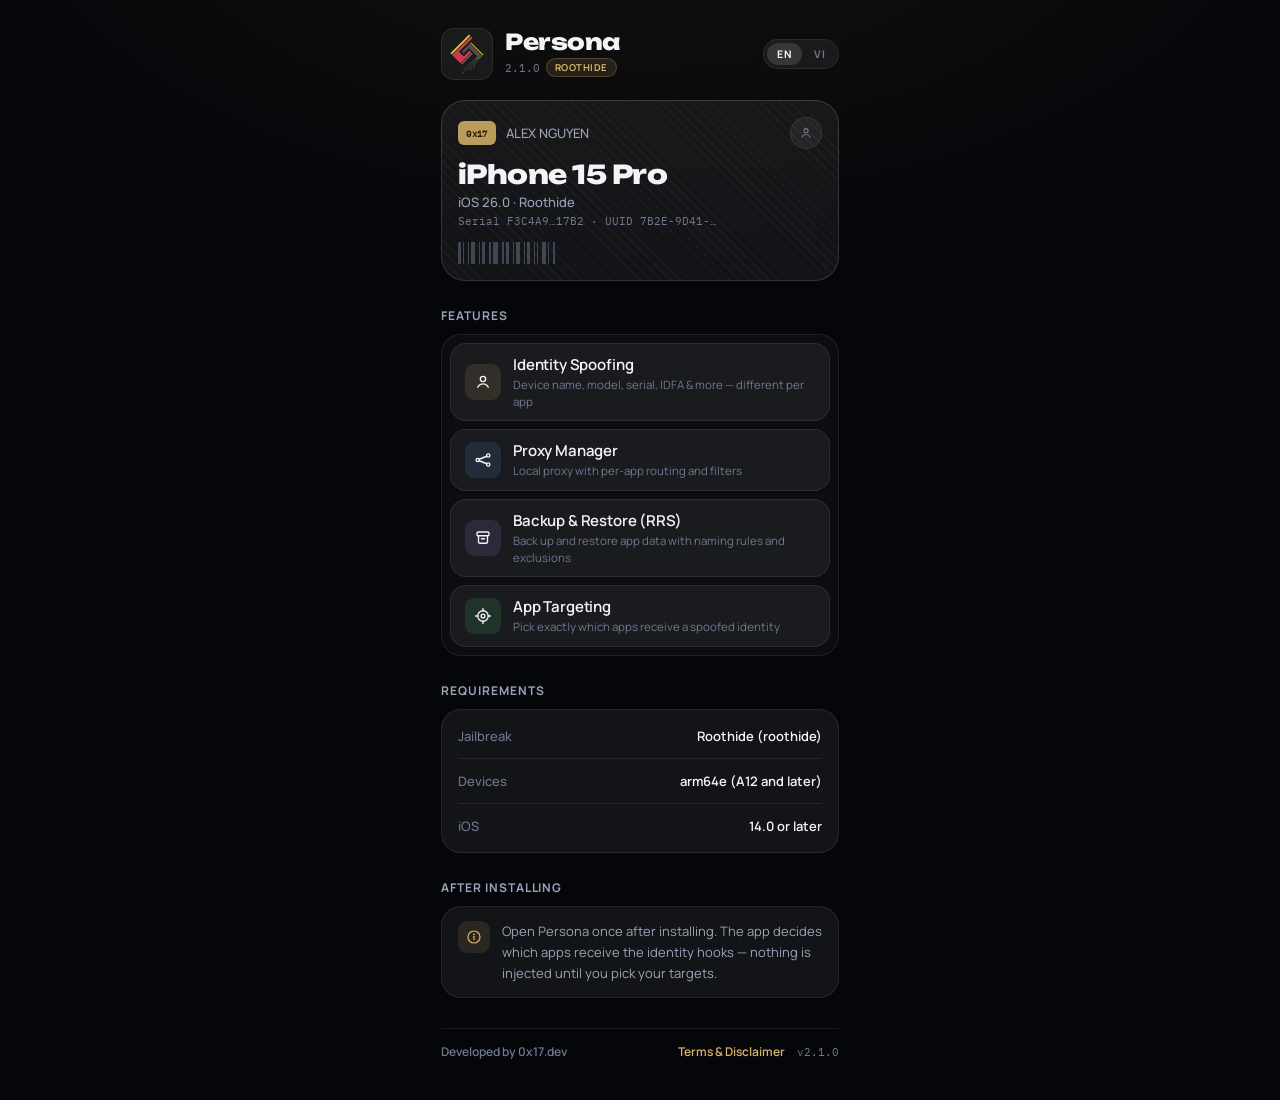
<file: depictions/com.0x17.persona.roothide.html>
<!DOCTYPE html>
<html lang="en">
<head>
<meta charset="UTF-8">
<meta name="viewport" content="width=device-width, initial-scale=1.0, viewport-fit=cover">
<title>Persona — Device Identity Spoofing</title>
<link rel="icon" href="assets/icon.png">
<link rel="stylesheet" href="assets/fonts.css">
<style>
:root{
  --bg:#05060A;
  --glass:rgba(255,255,255,.06);
  --glass-border:rgba(255,255,255,.14);
  --hairline:rgba(255,255,255,.08);
  --control-fill:rgba(255,255,255,.12);
  --accent:#D9B469;
  --ink:#241803;
  --t1:#F2F4F8;
  --t2:#9AA3B8;
  --t3:#6F7890;
  --green:#4ADE80;
  --blue:#60A5FA;
  --violet:#A78BFA;
}
*{margin:0;padding:0;box-sizing:border-box;-webkit-font-smoothing:antialiased;}
body{
  background:var(--bg);
  background-image:radial-gradient(1200px 600px at 50% -10%, rgba(217,180,105,.07), transparent 60%);
  font-family:'Manrope',-apple-system,'SF Pro Text',system-ui,sans-serif;
  color:var(--t1);
}
.page{max-width:430px;margin:0 auto;padding:28px 16px 40px;}

/* ── Header ─────────────────────────────── */
.head{display:flex;align-items:center;gap:12px;margin-bottom:20px;}
.app-icon{
  width:52px;height:52px;border-radius:13px;flex:none;
  background:var(--glass);border:1px solid var(--hairline);
  display:flex;align-items:center;justify-content:center;overflow:hidden;
}
.app-icon img{width:40px;height:40px;border-radius:9px;display:block;}
.head-txt{flex:1;min-width:0;}
.head-title{font-family:'Unbounded',sans-serif;font-size:22px;font-weight:800;letter-spacing:-.02em;line-height:1;}
.head-sub{display:flex;align-items:center;gap:6px;margin-top:5px;}
.ver{font-family:'IBM Plex Mono',monospace;font-size:10.5px;color:var(--t3);}
.scheme-pill{
  font-size:9.5px;font-weight:700;letter-spacing:.05em;text-transform:uppercase;
  color:var(--accent);background:rgba(217,180,105,.12);
  border:1px solid rgba(217,180,105,.25);border-radius:999px;padding:2px 8px;
}
.lang-toggle{
  display:flex;gap:2px;flex:none;
  background:var(--glass);border:1px solid var(--hairline);
  border-radius:999px;padding:3px;
}
.lang-btn{
  font-family:'Manrope',sans-serif;font-size:10.5px;font-weight:700;letter-spacing:.04em;
  color:var(--t3);background:none;border:none;border-radius:999px;
  padding:4px 10px;cursor:pointer;
}
.lang-btn.active{background:var(--control-fill);color:var(--t1);}

/* ── Hero ID card (decorative) ──────────── */
.idcard{
  position:relative;border-radius:24px;padding:16px;overflow:hidden;
  background:var(--glass);border:1px solid var(--glass-border);
  backdrop-filter:blur(18px);-webkit-backdrop-filter:blur(18px);
}
.idcard::before{
  content:"";position:absolute;inset:0;pointer-events:none;opacity:.05;
  background:repeating-linear-gradient(45deg, var(--accent) 0 1px, transparent 1px 7px);
}
.idcard .row1{display:flex;align-items:center;gap:10px;position:relative;}
.chip{
  width:38px;height:24px;border-radius:6px;background:rgba(217,180,105,.85);flex:none;
  display:flex;align-items:center;justify-content:center;
  font-family:'IBM Plex Mono',monospace;font-size:9px;font-weight:700;color:var(--ink);letter-spacing:.03em;
}
.name-line{font-size:13px;font-weight:500;color:var(--t2);flex:1;min-width:0;white-space:nowrap;overflow:hidden;text-overflow:ellipsis;}
.mini-btn{
  width:32px;height:32px;border-radius:50%;flex:none;
  background:var(--glass);border:1px solid var(--hairline);
  display:flex;align-items:center;justify-content:center;
}
.mini-btn svg{width:14px;height:14px;color:var(--t3);}
.model-big{font-family:'Unbounded',sans-serif;font-size:26px;font-weight:800;letter-spacing:-.02em;margin-top:12px;line-height:1;position:relative;}
.ios-line{font-size:13px;font-weight:500;color:var(--t2);margin-top:6px;position:relative;}
.mono-line{font-family:'IBM Plex Mono',monospace;font-size:11px;color:var(--t3);margin-top:3px;white-space:nowrap;overflow:hidden;text-overflow:ellipsis;position:relative;}
.barcode{display:flex;align-items:stretch;height:22px;margin-top:14px;opacity:.5;position:relative;}
.barcode i{background:var(--t3);display:block;}

/* ── Sections ───────────────────────────── */
.section-title{font-size:12px;font-weight:700;color:var(--t2);letter-spacing:.08em;text-transform:uppercase;margin:26px 0 10px;}

/* Feature rows */
.rows-card{background:rgba(255,255,255,.03);border:1px solid var(--hairline);border-radius:20px;padding:8px;}
.gcell{
  display:flex;align-items:center;gap:12px;min-height:60px;padding:10px 14px;border-radius:16px;margin-bottom:8px;
  background:var(--glass);border:1px solid var(--hairline);
}
.gcell:last-child{margin-bottom:0;}
.tile{width:36px;height:36px;border-radius:9px;display:flex;align-items:center;justify-content:center;flex:none;}
.tile svg{width:18px;height:18px;color:var(--t1);}
.t-gold{background:rgba(217,180,105,.12);}
.t-blue{background:rgba(96,165,250,.12);}
.t-violet{background:rgba(167,139,250,.12);}
.t-green{background:rgba(74,222,128,.12);}
.txt{flex:1;min-width:0;}
.r-title{font-size:15px;font-weight:600;color:var(--t1);letter-spacing:-.01em;}
.r-sub{font-size:11.5px;color:var(--t3);margin-top:2px;line-height:1.45;}

/* Requirements */
.req-card{background:var(--glass);border:1px solid var(--hairline);border-radius:20px;padding:4px 16px;}
.req-row{display:flex;align-items:center;justify-content:space-between;gap:12px;padding:13px 0;border-bottom:1px solid var(--hairline);}
.req-row:last-child{border-bottom:none;}
.req-label{font-size:13px;font-weight:500;color:var(--t3);flex:none;}
.req-value{font-size:13px;font-weight:600;color:var(--t1);text-align:right;}

/* Install note */
.note-card{
  display:flex;gap:12px;background:var(--glass);border:1px solid var(--hairline);
  border-radius:20px;padding:14px 16px;
}
.note-tile{width:32px;height:32px;border-radius:9px;background:rgba(217,180,105,.12);display:flex;align-items:center;justify-content:center;flex:none;}
.note-tile svg{width:16px;height:16px;color:var(--accent);}
.note-txt{font-size:13px;color:var(--t2);line-height:1.6;}

/* ── Footer ─────────────────────────────── */
.footer{margin-top:30px;border-top:1px solid var(--hairline);padding-top:14px;display:flex;align-items:center;justify-content:space-between;gap:8px;flex-wrap:wrap;}
.developer{font-size:12px;font-weight:600;color:var(--t3);}
.foot-right{display:flex;align-items:center;gap:12px;}
a.terms{font-size:12px;font-weight:600;color:var(--accent);text-decoration:none;}
a.terms:active{opacity:.6;}
</style>
</head>
<body>
<div class="page">

  <div class="head">
    <div class="app-icon"><img src="assets/icon.png" alt="Persona"></div>
    <div class="head-txt">
      <div class="head-title">Persona</div>
      <div class="head-sub">
        <span class="ver" id="ver">2.1.0</span>
        <span class="scheme-pill">Roothide</span>
      </div>
    </div>
    <div class="lang-toggle">
      <button class="lang-btn active" data-lang="en" onclick="setLang('en')">EN</button>
      <button class="lang-btn" data-lang="vi" onclick="setLang('vi')">VI</button>
    </div>
  </div>

  <!-- Hero ID card (decorative sample) -->
  <div class="idcard">
    <div class="row1">
      <div class="chip">0x17</div>
      <div class="name-line">ALEX NGUYEN</div>
      <div class="mini-btn">
        <svg viewBox="0 0 24 24" fill="none" stroke="currentColor" stroke-width="1.8" stroke-linecap="round"><circle cx="12" cy="8" r="3.5"/><path d="M5 19c1.5-3 4-4.5 7-4.5s5.5 1.5 7 4.5"/></svg>
      </div>
    </div>
    <div class="model-big">iPhone 15 Pro</div>
    <div class="ios-line" data-en="iOS 26.0 · Roothide" data-vi="iOS 26.0 · Roothide">iOS 26.0 · Roothide</div>
    <div class="mono-line" data-en="Serial F3C4A9…17B2 · UUID 7B2E-9D41-…" data-vi="Serial F3C4A9…17B2 · UUID 7B2E-9D41-…">Serial F3C4A9…17B2 · UUID 7B2E-9D41-…</div>
    <div class="barcode" id="barcode"></div>
  </div>

  <!-- Features -->
  <div class="section-title" data-en="Features" data-vi="Tính năng">Features</div>
  <div class="rows-card">
    <div class="gcell">
      <div class="tile t-gold">
        <svg viewBox="0 0 24 24" fill="none" stroke="currentColor" stroke-width="1.8" stroke-linecap="round"><circle cx="12" cy="8" r="3.5"/><path d="M5 19c1.5-3 4-4.5 7-4.5s5.5 1.5 7 4.5"/></svg>
      </div>
      <div class="txt">
        <div class="r-title" data-en="Identity Spoofing" data-vi="Ngụy trang nhận diện">Identity Spoofing</div>
        <div class="r-sub" data-en="Device name, model, serial, IDFA & more — different per app" data-vi="Tên máy, model, serial, IDFA... — khác nhau cho từng app">Device name, model, serial, IDFA &amp; more — different per app</div>
      </div>
    </div>
    <div class="gcell">
      <div class="tile t-blue">
        <svg viewBox="0 0 24 24" fill="none" stroke="currentColor" stroke-width="1.8" stroke-linecap="round"><circle cx="5" cy="12" r="2.2"/><circle cx="19" cy="6" r="2.2"/><circle cx="19" cy="18" r="2.2"/><path d="M7 11l10-4M7 13l10 4"/></svg>
      </div>
      <div class="txt">
        <div class="r-title" data-en="Proxy Manager" data-vi="Quản lý Proxy">Proxy Manager</div>
        <div class="r-sub" data-en="Local proxy with per-app routing and filters" data-vi="Proxy cục bộ, định tuyến và lọc theo từng app">Local proxy with per-app routing and filters</div>
      </div>
    </div>
    <div class="gcell">
      <div class="tile t-violet">
        <svg viewBox="0 0 24 24" fill="none" stroke="currentColor" stroke-width="1.8" stroke-linecap="round"><rect x="4" y="4" width="16" height="5" rx="1.5"/><path d="M6 9v8a2 2 0 0 0 2 2h8a2 2 0 0 0 2-2V9"/><path d="M10 13h4"/></svg>
      </div>
      <div class="txt">
        <div class="r-title" data-en="Backup &amp; Restore (RRS)" data-vi="Sao lưu &amp; Khôi phục (RRS)">Backup &amp; Restore (RRS)</div>
        <div class="r-sub" data-en="Back up and restore app data with naming rules and exclusions" data-vi="Sao lưu và khôi phục dữ liệu app, đặt tên theo quy tắc, loại trừ đường dẫn">Back up and restore app data with naming rules and exclusions</div>
      </div>
    </div>
    <div class="gcell">
      <div class="tile t-green">
        <svg viewBox="0 0 24 24" fill="none" stroke="currentColor" stroke-width="1.8" stroke-linecap="round"><circle cx="12" cy="12" r="7"/><circle cx="12" cy="12" r="2.5"/><path d="M12 2v3M12 19v3M2 12h3M19 12h3"/></svg>
      </div>
      <div class="txt">
        <div class="r-title" data-en="App Targeting" data-vi="Chọn app mục tiêu">App Targeting</div>
        <div class="r-sub" data-en="Pick exactly which apps receive a spoofed identity" data-vi="Tự chọn app nào nhận nhận diện giả">Pick exactly which apps receive a spoofed identity</div>
      </div>
    </div>
  </div>

  <!-- Requirements -->
  <div class="section-title" data-en="Requirements" data-vi="Yêu cầu">Requirements</div>
  <div class="req-card">
    <div class="req-row">
      <span class="req-label" data-en="Jailbreak" data-vi="Jailbreak">Jailbreak</span>
      <span class="req-value" data-en="Roothide (roothide)" data-vi="Roothide (roothide)">Roothide (roothide)</span>
    </div>
    <div class="req-row">
      <span class="req-label" data-en="Devices" data-vi="Thiết bị">Devices</span>
      <span class="req-value" data-en="arm64e (A12 and later)" data-vi="arm64e (A12 and later)">arm64e (A12 and later)</span>
    </div>
    <div class="req-row">
      <span class="req-label" data-en="iOS" data-vi="iOS">iOS</span>
      <span class="req-value" data-en="14.0 or later" data-vi="14.0 trở lên">14.0 or later</span>
    </div>
  </div>

  <!-- Install note -->
  <div class="section-title" data-en="After Installing" data-vi="Sau khi cài đặt">After Installing</div>
  <div class="note-card">
    <div class="note-tile">
      <svg viewBox="0 0 24 24" fill="none" stroke="currentColor" stroke-width="1.8" stroke-linecap="round"><circle cx="12" cy="12" r="9"/><path d="M12 11v5"/><circle cx="12" cy="8" r="0.5" fill="currentColor"/></svg>
    </div>
    <div class="note-txt" data-en="Open Persona once after installing. The app decides which apps receive the identity hooks — nothing is injected until you pick your targets." data-vi="Mở Persona một lần sau khi cài. App sẽ quyết định app nào nhận hook nhận diện — không có gì được inject cho đến khi bạn chọn mục tiêu.">Open Persona once after installing. The app decides which apps receive the identity hooks — nothing is injected until you pick your targets.</div>
  </div>

  <div class="footer">
    <span class="developer" data-en="Developed by 0x17.dev" data-vi="Phát triển bởi 0x17.dev">Developed by 0x17.dev</span>
    <span class="foot-right">
      <a class="terms" href="terms.html" data-en="Terms &amp; Disclaimer" data-vi="Điều khoản &amp; Miễn trừ">Terms &amp; Disclaimer</a>
      <span class="ver" id="ver2">v2.1.0</span>
    </span>
  </div>

</div>
<script>
// Decorative barcode strip (deterministic, no randomness across reloads)
(function(){
  var bc = document.getElementById('barcode');
  var widths = [3,1,2,1,4,2,1,3,1,2,5,1,2,3,1,1,4,2,1,3,2,1,1,2,4,1,3,2];
  for (var i = 0; i < widths.length; i++) {
    var bar = document.createElement('i');
    bar.style.width = widths[i] + 'px';
    if (i % 3 !== 2) bc.appendChild(bar);
    var gap = document.createElement('i');
    gap.style.width = '2px';
    gap.style.background = 'transparent';
    bc.appendChild(gap);
  }
})();

// EN/VI toggle
function setLang(l){
  try { localStorage.setItem('persona-lang', l); } catch(e){}
  document.querySelectorAll('[data-en]').forEach(function(el){
    el.textContent = (l === 'vi' && el.dataset.vi) ? el.dataset.vi : el.dataset.en;
  });
  document.querySelectorAll('.lang-btn').forEach(function(b){
    b.classList.toggle('active', b.dataset.lang === l);
  });
  document.documentElement.lang = (l === 'vi') ? 'vi' : 'en';
}
(function(){
  var saved = 'en';
  try { saved = localStorage.getItem('persona-lang') || 'en'; } catch(e){}
  if (saved !== 'en') setLang(saved);
})();
</script>
</body>
</html>
</file>
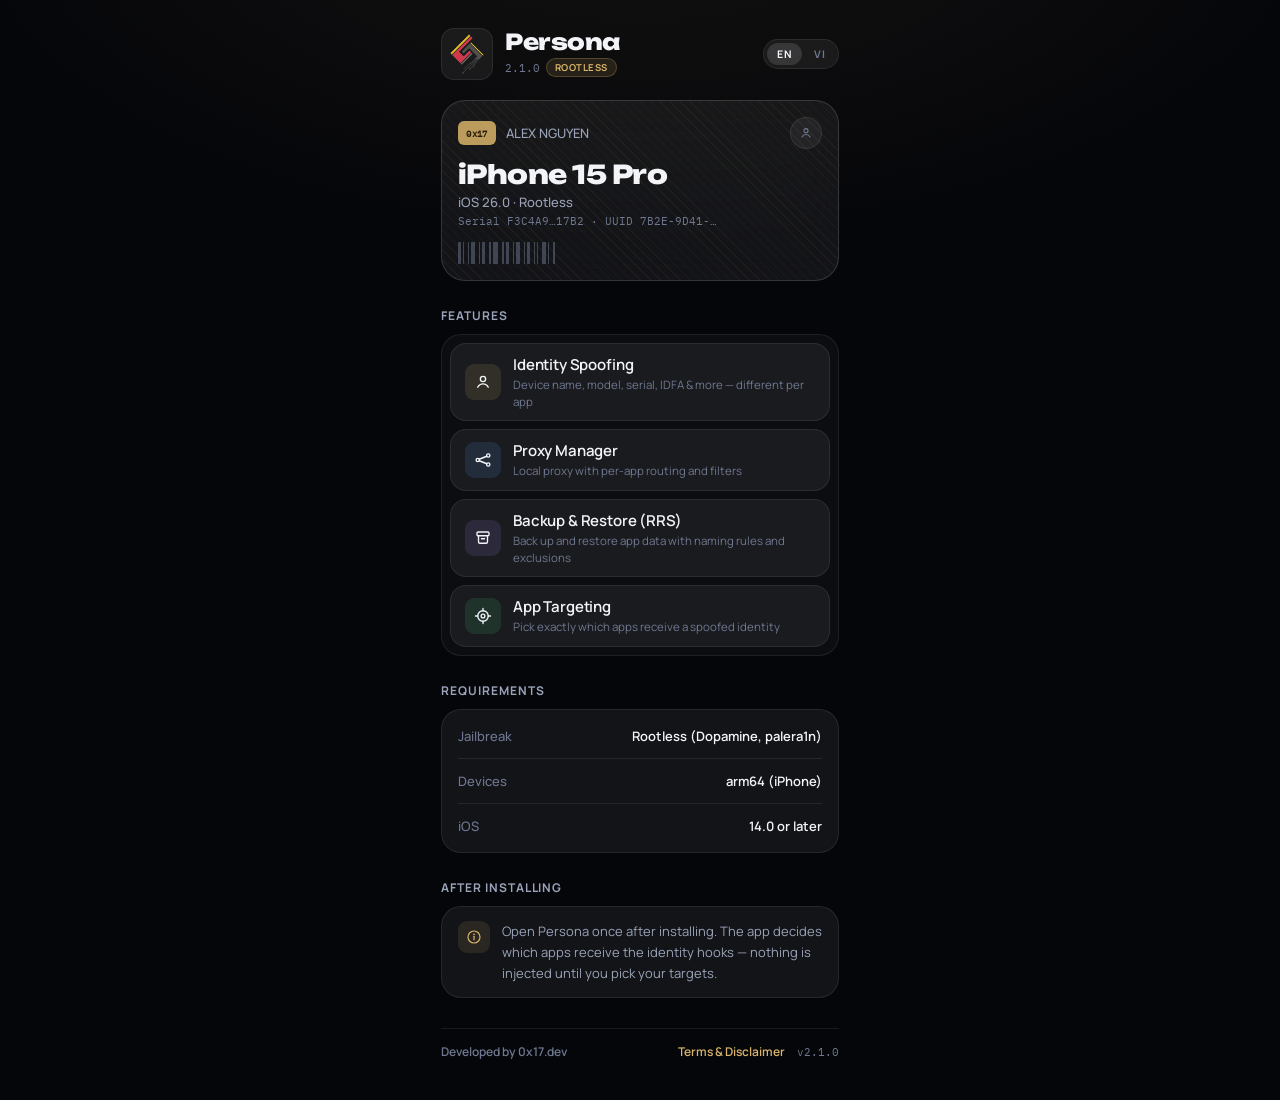
<file: depictions/com.0x17.persona.rootless.html>
<!DOCTYPE html>
<html lang="en">
<head>
<meta charset="UTF-8">
<meta name="viewport" content="width=device-width, initial-scale=1.0, viewport-fit=cover">
<title>Persona — Device Identity Spoofing</title>
<link rel="icon" href="assets/icon.png">
<link rel="stylesheet" href="assets/fonts.css">
<style>
:root{
  --bg:#05060A;
  --glass:rgba(255,255,255,.06);
  --glass-border:rgba(255,255,255,.14);
  --hairline:rgba(255,255,255,.08);
  --control-fill:rgba(255,255,255,.12);
  --accent:#D9B469;
  --ink:#241803;
  --t1:#F2F4F8;
  --t2:#9AA3B8;
  --t3:#6F7890;
  --green:#4ADE80;
  --blue:#60A5FA;
  --violet:#A78BFA;
}
*{margin:0;padding:0;box-sizing:border-box;-webkit-font-smoothing:antialiased;}
body{
  background:var(--bg);
  background-image:radial-gradient(1200px 600px at 50% -10%, rgba(217,180,105,.07), transparent 60%);
  font-family:'Manrope',-apple-system,'SF Pro Text',system-ui,sans-serif;
  color:var(--t1);
}
.page{max-width:430px;margin:0 auto;padding:28px 16px 40px;}

/* ── Header ─────────────────────────────── */
.head{display:flex;align-items:center;gap:12px;margin-bottom:20px;}
.app-icon{
  width:52px;height:52px;border-radius:13px;flex:none;
  background:var(--glass);border:1px solid var(--hairline);
  display:flex;align-items:center;justify-content:center;overflow:hidden;
}
.app-icon img{width:40px;height:40px;border-radius:9px;display:block;}
.head-txt{flex:1;min-width:0;}
.head-title{font-family:'Unbounded',sans-serif;font-size:22px;font-weight:800;letter-spacing:-.02em;line-height:1;}
.head-sub{display:flex;align-items:center;gap:6px;margin-top:5px;}
.ver{font-family:'IBM Plex Mono',monospace;font-size:10.5px;color:var(--t3);}
.scheme-pill{
  font-size:9.5px;font-weight:700;letter-spacing:.05em;text-transform:uppercase;
  color:var(--accent);background:rgba(217,180,105,.12);
  border:1px solid rgba(217,180,105,.25);border-radius:999px;padding:2px 8px;
}
.lang-toggle{
  display:flex;gap:2px;flex:none;
  background:var(--glass);border:1px solid var(--hairline);
  border-radius:999px;padding:3px;
}
.lang-btn{
  font-family:'Manrope',sans-serif;font-size:10.5px;font-weight:700;letter-spacing:.04em;
  color:var(--t3);background:none;border:none;border-radius:999px;
  padding:4px 10px;cursor:pointer;
}
.lang-btn.active{background:var(--control-fill);color:var(--t1);}

/* ── Hero ID card (decorative) ──────────── */
.idcard{
  position:relative;border-radius:24px;padding:16px;overflow:hidden;
  background:var(--glass);border:1px solid var(--glass-border);
  backdrop-filter:blur(18px);-webkit-backdrop-filter:blur(18px);
}
.idcard::before{
  content:"";position:absolute;inset:0;pointer-events:none;opacity:.05;
  background:repeating-linear-gradient(45deg, var(--accent) 0 1px, transparent 1px 7px);
}
.idcard .row1{display:flex;align-items:center;gap:10px;position:relative;}
.chip{
  width:38px;height:24px;border-radius:6px;background:rgba(217,180,105,.85);flex:none;
  display:flex;align-items:center;justify-content:center;
  font-family:'IBM Plex Mono',monospace;font-size:9px;font-weight:700;color:var(--ink);letter-spacing:.03em;
}
.name-line{font-size:13px;font-weight:500;color:var(--t2);flex:1;min-width:0;white-space:nowrap;overflow:hidden;text-overflow:ellipsis;}
.mini-btn{
  width:32px;height:32px;border-radius:50%;flex:none;
  background:var(--glass);border:1px solid var(--hairline);
  display:flex;align-items:center;justify-content:center;
}
.mini-btn svg{width:14px;height:14px;color:var(--t3);}
.model-big{font-family:'Unbounded',sans-serif;font-size:26px;font-weight:800;letter-spacing:-.02em;margin-top:12px;line-height:1;position:relative;}
.ios-line{font-size:13px;font-weight:500;color:var(--t2);margin-top:6px;position:relative;}
.mono-line{font-family:'IBM Plex Mono',monospace;font-size:11px;color:var(--t3);margin-top:3px;white-space:nowrap;overflow:hidden;text-overflow:ellipsis;position:relative;}
.barcode{display:flex;align-items:stretch;height:22px;margin-top:14px;opacity:.5;position:relative;}
.barcode i{background:var(--t3);display:block;}

/* ── Sections ───────────────────────────── */
.section-title{font-size:12px;font-weight:700;color:var(--t2);letter-spacing:.08em;text-transform:uppercase;margin:26px 0 10px;}

/* Feature rows */
.rows-card{background:rgba(255,255,255,.03);border:1px solid var(--hairline);border-radius:20px;padding:8px;}
.gcell{
  display:flex;align-items:center;gap:12px;min-height:60px;padding:10px 14px;border-radius:16px;margin-bottom:8px;
  background:var(--glass);border:1px solid var(--hairline);
}
.gcell:last-child{margin-bottom:0;}
.tile{width:36px;height:36px;border-radius:9px;display:flex;align-items:center;justify-content:center;flex:none;}
.tile svg{width:18px;height:18px;color:var(--t1);}
.t-gold{background:rgba(217,180,105,.12);}
.t-blue{background:rgba(96,165,250,.12);}
.t-violet{background:rgba(167,139,250,.12);}
.t-green{background:rgba(74,222,128,.12);}
.txt{flex:1;min-width:0;}
.r-title{font-size:15px;font-weight:600;color:var(--t1);letter-spacing:-.01em;}
.r-sub{font-size:11.5px;color:var(--t3);margin-top:2px;line-height:1.45;}

/* Requirements */
.req-card{background:var(--glass);border:1px solid var(--hairline);border-radius:20px;padding:4px 16px;}
.req-row{display:flex;align-items:center;justify-content:space-between;gap:12px;padding:13px 0;border-bottom:1px solid var(--hairline);}
.req-row:last-child{border-bottom:none;}
.req-label{font-size:13px;font-weight:500;color:var(--t3);flex:none;}
.req-value{font-size:13px;font-weight:600;color:var(--t1);text-align:right;}

/* Install note */
.note-card{
  display:flex;gap:12px;background:var(--glass);border:1px solid var(--hairline);
  border-radius:20px;padding:14px 16px;
}
.note-tile{width:32px;height:32px;border-radius:9px;background:rgba(217,180,105,.12);display:flex;align-items:center;justify-content:center;flex:none;}
.note-tile svg{width:16px;height:16px;color:var(--accent);}
.note-txt{font-size:13px;color:var(--t2);line-height:1.6;}

/* ── Footer ─────────────────────────────── */
.footer{margin-top:30px;border-top:1px solid var(--hairline);padding-top:14px;display:flex;align-items:center;justify-content:space-between;gap:8px;flex-wrap:wrap;}
.developer{font-size:12px;font-weight:600;color:var(--t3);}
.foot-right{display:flex;align-items:center;gap:12px;}
a.terms{font-size:12px;font-weight:600;color:var(--accent);text-decoration:none;}
a.terms:active{opacity:.6;}
</style>
</head>
<body>
<div class="page">

  <div class="head">
    <div class="app-icon"><img src="assets/icon.png" alt="Persona"></div>
    <div class="head-txt">
      <div class="head-title">Persona</div>
      <div class="head-sub">
        <span class="ver" id="ver">2.1.0</span>
        <span class="scheme-pill">Rootless</span>
      </div>
    </div>
    <div class="lang-toggle">
      <button class="lang-btn active" data-lang="en" onclick="setLang('en')">EN</button>
      <button class="lang-btn" data-lang="vi" onclick="setLang('vi')">VI</button>
    </div>
  </div>

  <!-- Hero ID card (decorative sample) -->
  <div class="idcard">
    <div class="row1">
      <div class="chip">0x17</div>
      <div class="name-line">ALEX NGUYEN</div>
      <div class="mini-btn">
        <svg viewBox="0 0 24 24" fill="none" stroke="currentColor" stroke-width="1.8" stroke-linecap="round"><circle cx="12" cy="8" r="3.5"/><path d="M5 19c1.5-3 4-4.5 7-4.5s5.5 1.5 7 4.5"/></svg>
      </div>
    </div>
    <div class="model-big">iPhone 15 Pro</div>
    <div class="ios-line" data-en="iOS 26.0 · Rootless" data-vi="iOS 26.0 · Rootless">iOS 26.0 · Rootless</div>
    <div class="mono-line" data-en="Serial F3C4A9…17B2 · UUID 7B2E-9D41-…" data-vi="Serial F3C4A9…17B2 · UUID 7B2E-9D41-…">Serial F3C4A9…17B2 · UUID 7B2E-9D41-…</div>
    <div class="barcode" id="barcode"></div>
  </div>

  <!-- Features -->
  <div class="section-title" data-en="Features" data-vi="Tính năng">Features</div>
  <div class="rows-card">
    <div class="gcell">
      <div class="tile t-gold">
        <svg viewBox="0 0 24 24" fill="none" stroke="currentColor" stroke-width="1.8" stroke-linecap="round"><circle cx="12" cy="8" r="3.5"/><path d="M5 19c1.5-3 4-4.5 7-4.5s5.5 1.5 7 4.5"/></svg>
      </div>
      <div class="txt">
        <div class="r-title" data-en="Identity Spoofing" data-vi="Ngụy trang nhận diện">Identity Spoofing</div>
        <div class="r-sub" data-en="Device name, model, serial, IDFA & more — different per app" data-vi="Tên máy, model, serial, IDFA... — khác nhau cho từng app">Device name, model, serial, IDFA &amp; more — different per app</div>
      </div>
    </div>
    <div class="gcell">
      <div class="tile t-blue">
        <svg viewBox="0 0 24 24" fill="none" stroke="currentColor" stroke-width="1.8" stroke-linecap="round"><circle cx="5" cy="12" r="2.2"/><circle cx="19" cy="6" r="2.2"/><circle cx="19" cy="18" r="2.2"/><path d="M7 11l10-4M7 13l10 4"/></svg>
      </div>
      <div class="txt">
        <div class="r-title" data-en="Proxy Manager" data-vi="Quản lý Proxy">Proxy Manager</div>
        <div class="r-sub" data-en="Local proxy with per-app routing and filters" data-vi="Proxy cục bộ, định tuyến và lọc theo từng app">Local proxy with per-app routing and filters</div>
      </div>
    </div>
    <div class="gcell">
      <div class="tile t-violet">
        <svg viewBox="0 0 24 24" fill="none" stroke="currentColor" stroke-width="1.8" stroke-linecap="round"><rect x="4" y="4" width="16" height="5" rx="1.5"/><path d="M6 9v8a2 2 0 0 0 2 2h8a2 2 0 0 0 2-2V9"/><path d="M10 13h4"/></svg>
      </div>
      <div class="txt">
        <div class="r-title" data-en="Backup &amp; Restore (RRS)" data-vi="Sao lưu &amp; Khôi phục (RRS)">Backup &amp; Restore (RRS)</div>
        <div class="r-sub" data-en="Back up and restore app data with naming rules and exclusions" data-vi="Sao lưu và khôi phục dữ liệu app, đặt tên theo quy tắc, loại trừ đường dẫn">Back up and restore app data with naming rules and exclusions</div>
      </div>
    </div>
    <div class="gcell">
      <div class="tile t-green">
        <svg viewBox="0 0 24 24" fill="none" stroke="currentColor" stroke-width="1.8" stroke-linecap="round"><circle cx="12" cy="12" r="7"/><circle cx="12" cy="12" r="2.5"/><path d="M12 2v3M12 19v3M2 12h3M19 12h3"/></svg>
      </div>
      <div class="txt">
        <div class="r-title" data-en="App Targeting" data-vi="Chọn app mục tiêu">App Targeting</div>
        <div class="r-sub" data-en="Pick exactly which apps receive a spoofed identity" data-vi="Tự chọn app nào nhận nhận diện giả">Pick exactly which apps receive a spoofed identity</div>
      </div>
    </div>
  </div>

  <!-- Requirements -->
  <div class="section-title" data-en="Requirements" data-vi="Yêu cầu">Requirements</div>
  <div class="req-card">
    <div class="req-row">
      <span class="req-label" data-en="Jailbreak" data-vi="Jailbreak">Jailbreak</span>
      <span class="req-value" data-en="Rootless (Dopamine, palera1n)" data-vi="Rootless (Dopamine, palera1n)">Rootless (Dopamine, palera1n)</span>
    </div>
    <div class="req-row">
      <span class="req-label" data-en="Devices" data-vi="Thiết bị">Devices</span>
      <span class="req-value" data-en="arm64 (iPhone)" data-vi="arm64 (iPhone)">arm64 (iPhone)</span>
    </div>
    <div class="req-row">
      <span class="req-label" data-en="iOS" data-vi="iOS">iOS</span>
      <span class="req-value" data-en="14.0 or later" data-vi="14.0 trở lên">14.0 or later</span>
    </div>
  </div>

  <!-- Install note -->
  <div class="section-title" data-en="After Installing" data-vi="Sau khi cài đặt">After Installing</div>
  <div class="note-card">
    <div class="note-tile">
      <svg viewBox="0 0 24 24" fill="none" stroke="currentColor" stroke-width="1.8" stroke-linecap="round"><circle cx="12" cy="12" r="9"/><path d="M12 11v5"/><circle cx="12" cy="8" r="0.5" fill="currentColor"/></svg>
    </div>
    <div class="note-txt" data-en="Open Persona once after installing. The app decides which apps receive the identity hooks — nothing is injected until you pick your targets." data-vi="Mở Persona một lần sau khi cài. App sẽ quyết định app nào nhận hook nhận diện — không có gì được inject cho đến khi bạn chọn mục tiêu.">Open Persona once after installing. The app decides which apps receive the identity hooks — nothing is injected until you pick your targets.</div>
  </div>

  <div class="footer">
    <span class="developer" data-en="Developed by 0x17.dev" data-vi="Phát triển bởi 0x17.dev">Developed by 0x17.dev</span>
    <span class="foot-right">
      <a class="terms" href="terms.html" data-en="Terms &amp; Disclaimer" data-vi="Điều khoản &amp; Miễn trừ">Terms &amp; Disclaimer</a>
      <span class="ver" id="ver2">v2.1.0</span>
    </span>
  </div>

</div>
<script>
// Decorative barcode strip (deterministic, no randomness across reloads)
(function(){
  var bc = document.getElementById('barcode');
  var widths = [3,1,2,1,4,2,1,3,1,2,5,1,2,3,1,1,4,2,1,3,2,1,1,2,4,1,3,2];
  for (var i = 0; i < widths.length; i++) {
    var bar = document.createElement('i');
    bar.style.width = widths[i] + 'px';
    if (i % 3 !== 2) bc.appendChild(bar);
    var gap = document.createElement('i');
    gap.style.width = '2px';
    gap.style.background = 'transparent';
    bc.appendChild(gap);
  }
})();

// EN/VI toggle
function setLang(l){
  try { localStorage.setItem('persona-lang', l); } catch(e){}
  document.querySelectorAll('[data-en]').forEach(function(el){
    el.textContent = (l === 'vi' && el.dataset.vi) ? el.dataset.vi : el.dataset.en;
  });
  document.querySelectorAll('.lang-btn').forEach(function(b){
    b.classList.toggle('active', b.dataset.lang === l);
  });
  document.documentElement.lang = (l === 'vi') ? 'vi' : 'en';
}
(function(){
  var saved = 'en';
  try { saved = localStorage.getItem('persona-lang') || 'en'; } catch(e){}
  if (saved !== 'en') setLang(saved);
})();
</script>
</body>
</html>
</file>
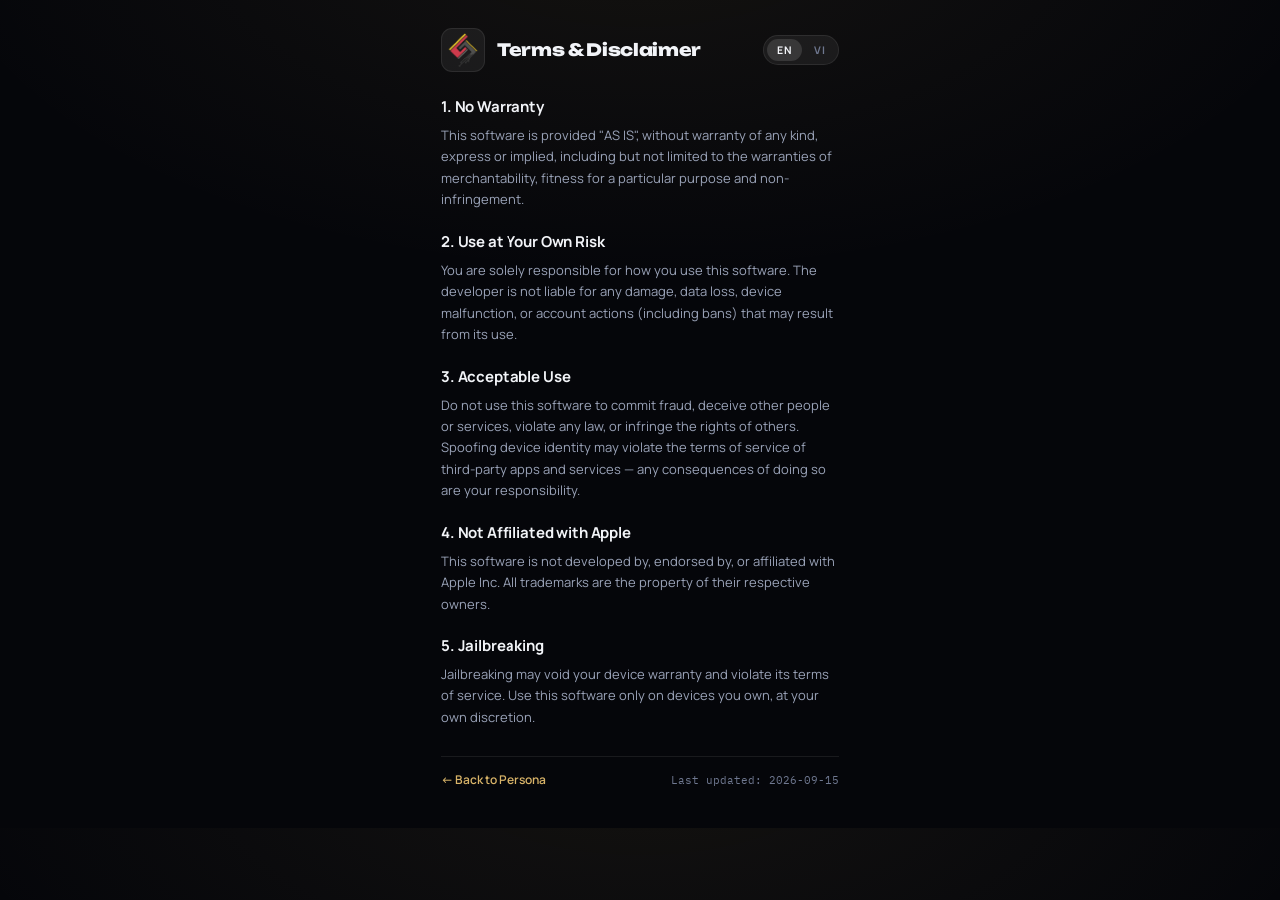
<file: depictions/terms.html>
<!DOCTYPE html>
<html lang="en">
<head>
<meta charset="UTF-8">
<meta name="viewport" content="width=device-width, initial-scale=1.0, viewport-fit=cover">
<title>Persona — Terms &amp; Disclaimer</title>
<link rel="icon" href="assets/icon.png">
<link rel="stylesheet" href="assets/fonts.css">
<style>
:root{
  --bg:#05060A;
  --glass:rgba(255,255,255,.06);
  --hairline:rgba(255,255,255,.08);
  --control-fill:rgba(255,255,255,.12);
  --accent:#D9B469;
  --t1:#F2F4F8;
  --t2:#9AA3B8;
  --t3:#6F7890;
}
*{margin:0;padding:0;box-sizing:border-box;-webkit-font-smoothing:antialiased;}
body{
  background:var(--bg);
  background-image:radial-gradient(1200px 600px at 50% -10%, rgba(217,180,105,.07), transparent 60%);
  font-family:'Manrope',-apple-system,'SF Pro Text',system-ui,sans-serif;
  color:var(--t1);
}
.page{max-width:430px;margin:0 auto;padding:28px 16px 40px;}

.head{display:flex;align-items:center;gap:12px;margin-bottom:24px;}
.app-icon{
  width:44px;height:44px;border-radius:11px;flex:none;
  background:var(--glass);border:1px solid var(--hairline);
  display:flex;align-items:center;justify-content:center;overflow:hidden;
}
.app-icon img{width:34px;height:34px;border-radius:8px;display:block;}
.head-txt{flex:1;min-width:0;}
.head-title{font-family:'Unbounded',sans-serif;font-size:17px;font-weight:800;letter-spacing:-.02em;line-height:1.2;}
.lang-toggle{
  display:flex;gap:2px;flex:none;
  background:var(--glass);border:1px solid var(--hairline);
  border-radius:999px;padding:3px;
}
.lang-btn{
  font-family:'Manrope',sans-serif;font-size:10.5px;font-weight:700;letter-spacing:.04em;
  color:var(--t3);background:none;border:none;border-radius:999px;
  padding:4px 10px;cursor:pointer;
}
.lang-btn.active{background:var(--control-fill);color:var(--t1);}

.section{margin-bottom:20px;}
.section h3{font-size:15px;font-weight:700;color:var(--t1);letter-spacing:-.01em;margin-bottom:8px;}
.section p{font-size:13px;color:var(--t2);line-height:1.65;}

.footer{margin-top:28px;border-top:1px solid var(--hairline);padding-top:14px;display:flex;align-items:center;justify-content:space-between;gap:8px;flex-wrap:wrap;}
.back{font-size:12px;font-weight:600;color:var(--accent);text-decoration:none;}
.back:active{opacity:.6;}
.date{font-family:'IBM Plex Mono',monospace;font-size:10.5px;color:var(--t3);}
</style>
</head>
<body>
<div class="page">

  <div class="head">
    <div class="app-icon"><img src="assets/icon.png" alt="Persona"></div>
    <div class="head-txt">
      <div class="head-title" data-en="Terms &amp; Disclaimer" data-vi="Điều khoản &amp; Miễn trừ">Terms &amp; Disclaimer</div>
    </div>
    <div class="lang-toggle">
      <button class="lang-btn active" data-lang="en" onclick="setLang('en')">EN</button>
      <button class="lang-btn" data-lang="vi" onclick="setLang('vi')">VI</button>
    </div>
  </div>

  <div class="section">
    <h3 data-en="1. No Warranty" data-vi="1. Không bảo hành">1. No Warranty</h3>
    <p data-en="This software is provided \"AS IS\", without warranty of any kind, express or implied, including but not limited to the warranties of merchantability, fitness for a particular purpose and non-infringement." data-vi="Phần mềm này được cung cấp \"NGUYÊN TRẠNG\", không kèm bất kỳ bảo hành nào, dù trực tiếp hay ngụ ý, bao gồm nhưng không giới hạn ở tính thương mại, phù hợp cho một mục đích cụ thể và không xâm phạm quyền.">This software is provided "AS IS", without warranty of any kind, express or implied, including but not limited to the warranties of merchantability, fitness for a particular purpose and non-infringement.</p>
  </div>

  <div class="section">
    <h3 data-en="2. Use at Your Own Risk" data-vi="2. Sử dụng với rủi ro của chính bạn">2. Use at Your Own Risk</h3>
    <p data-en="You are solely responsible for how you use this software. The developer is not liable for any damage, data loss, device malfunction, or account actions (including bans) that may result from its use." data-vi="Bạn tự chịu hoàn toàn trách nhiệm về cách bạn sử dụng phần mềm này. Nhà phát triển không chịu trách nhiệm cho bất kỳ hư hại, mất dữ liệu, lỗi thiết bị, hay hành động đối với tài khoản (bao gồm cả việc bị khóa) có thể xảy ra do sử dụng phần mềm.">You are solely responsible for how you use this software. The developer is not liable for any damage, data loss, device malfunction, or account actions (including bans) that may result from its use.</p>
  </div>

  <div class="section">
    <h3 data-en="3. Acceptable Use" data-vi="3. Sử dụng đúng mục đích">3. Acceptable Use</h3>
    <p data-en="Do not use this software to commit fraud, deceive other people or services, violate any law, or infringe the rights of others. Spoofing device identity may violate the terms of service of third-party apps and services — any consequences of doing so are your responsibility." data-vi="Không sử dụng phần mềm này để lừa đảo, đánh lừa người hoặc dịch vụ khác, vi phạm pháp luật, hay xâm phạm quyền của người khác. Việc ngụy trang nhận diện thiết bị có thể vi phạm điều khoản dịch vụ của các ứng dụng và dịch vụ bên thứ ba — mọi hệ quả do đó là trách nhiệm của bạn.">Do not use this software to commit fraud, deceive other people or services, violate any law, or infringe the rights of others. Spoofing device identity may violate the terms of service of third-party apps and services — any consequences of doing so are your responsibility.</p>
  </div>

  <div class="section">
    <h3 data-en="4. Not Affiliated with Apple" data-vi="4. Không liên kết với Apple">4. Not Affiliated with Apple</h3>
    <p data-en="This software is not developed by, endorsed by, or affiliated with Apple Inc. All trademarks are the property of their respective owners." data-vi="Phần mềm này không được phát triển, xác nhận hay liên kết với Apple Inc. Tất cả thương hiệu thuộc về chủ sở hữu tương ứng của chúng.">This software is not developed by, endorsed by, or affiliated with Apple Inc. All trademarks are the property of their respective owners.</p>
  </div>

  <div class="section">
    <h3 data-en="5. Jailbreaking" data-vi="5. Về jailbreak">5. Jailbreaking</h3>
    <p data-en="Jailbreaking may void your device warranty and violate its terms of service. Use this software only on devices you own, at your own discretion." data-vi="Jailbreak có thể làm mất hiệu lực bảo hành thiết bị và vi phạm điều khoản dịch vụ của nó. Chỉ sử dụng phần mềm này trên thiết bị thuộc sở hữu của bạn, theo quyết định của chính bạn.">Jailbreaking may void your device warranty and violate its terms of service. Use this software only on devices you own, at your own discretion.</p>
  </div>

  <div class="footer">
    <a class="back" href="com.0x17.persona.rootless.html" data-en="← Back to Persona" data-vi="← Quay lại Persona">← Back to Persona</a>
    <span class="date" data-en="Last updated: 2026-09-15" data-vi="Cập nhật lần cuối: 15/09/2026">Last updated: 2026-09-15</span>
  </div>

</div>
<script>
function setLang(l){
  try { localStorage.setItem('persona-lang', l); } catch(e){}
  document.querySelectorAll('[data-en]').forEach(function(el){
    el.textContent = (l === 'vi' && el.dataset.vi) ? el.dataset.vi : el.dataset.en;
  });
  document.querySelectorAll('.lang-btn').forEach(function(b){
    b.classList.toggle('active', b.dataset.lang === l);
  });
  document.documentElement.lang = (l === 'vi') ? 'vi' : 'en';
}
(function(){
  var saved = 'en';
  try { saved = localStorage.getItem('persona-lang') || 'en'; } catch(e){}
  if (saved !== 'en') setLang(saved);
})();
</script>
</body>
</html>
</file>
<file: depictions/assets/fonts.css>
/* Persona app typefaces — same TTFs bundled in the app */
@font-face{font-family:'Manrope';font-style:normal;font-weight:400;src:url('fonts/Manrope-Regular.ttf') format('truetype');}
@font-face{font-family:'Manrope';font-style:normal;font-weight:500;src:url('fonts/Manrope-Medium.ttf') format('truetype');}
@font-face{font-family:'Manrope';font-style:normal;font-weight:600;src:url('fonts/Manrope-SemiBold.ttf') format('truetype');}
@font-face{font-family:'Manrope';font-style:normal;font-weight:700;src:url('fonts/Manrope-Bold.ttf') format('truetype');}
@font-face{font-family:'Unbounded';font-style:normal;font-weight:500;src:url('fonts/Unbounded-Medium.ttf') format('truetype');}
@font-face{font-family:'Unbounded';font-style:normal;font-weight:800;src:url('fonts/Unbounded-ExtraBold.ttf') format('truetype');}
@font-face{font-family:'IBM Plex Mono';font-style:normal;font-weight:400;src:url('fonts/IBMPlexMono-Regular.ttf') format('truetype');}
</file>
